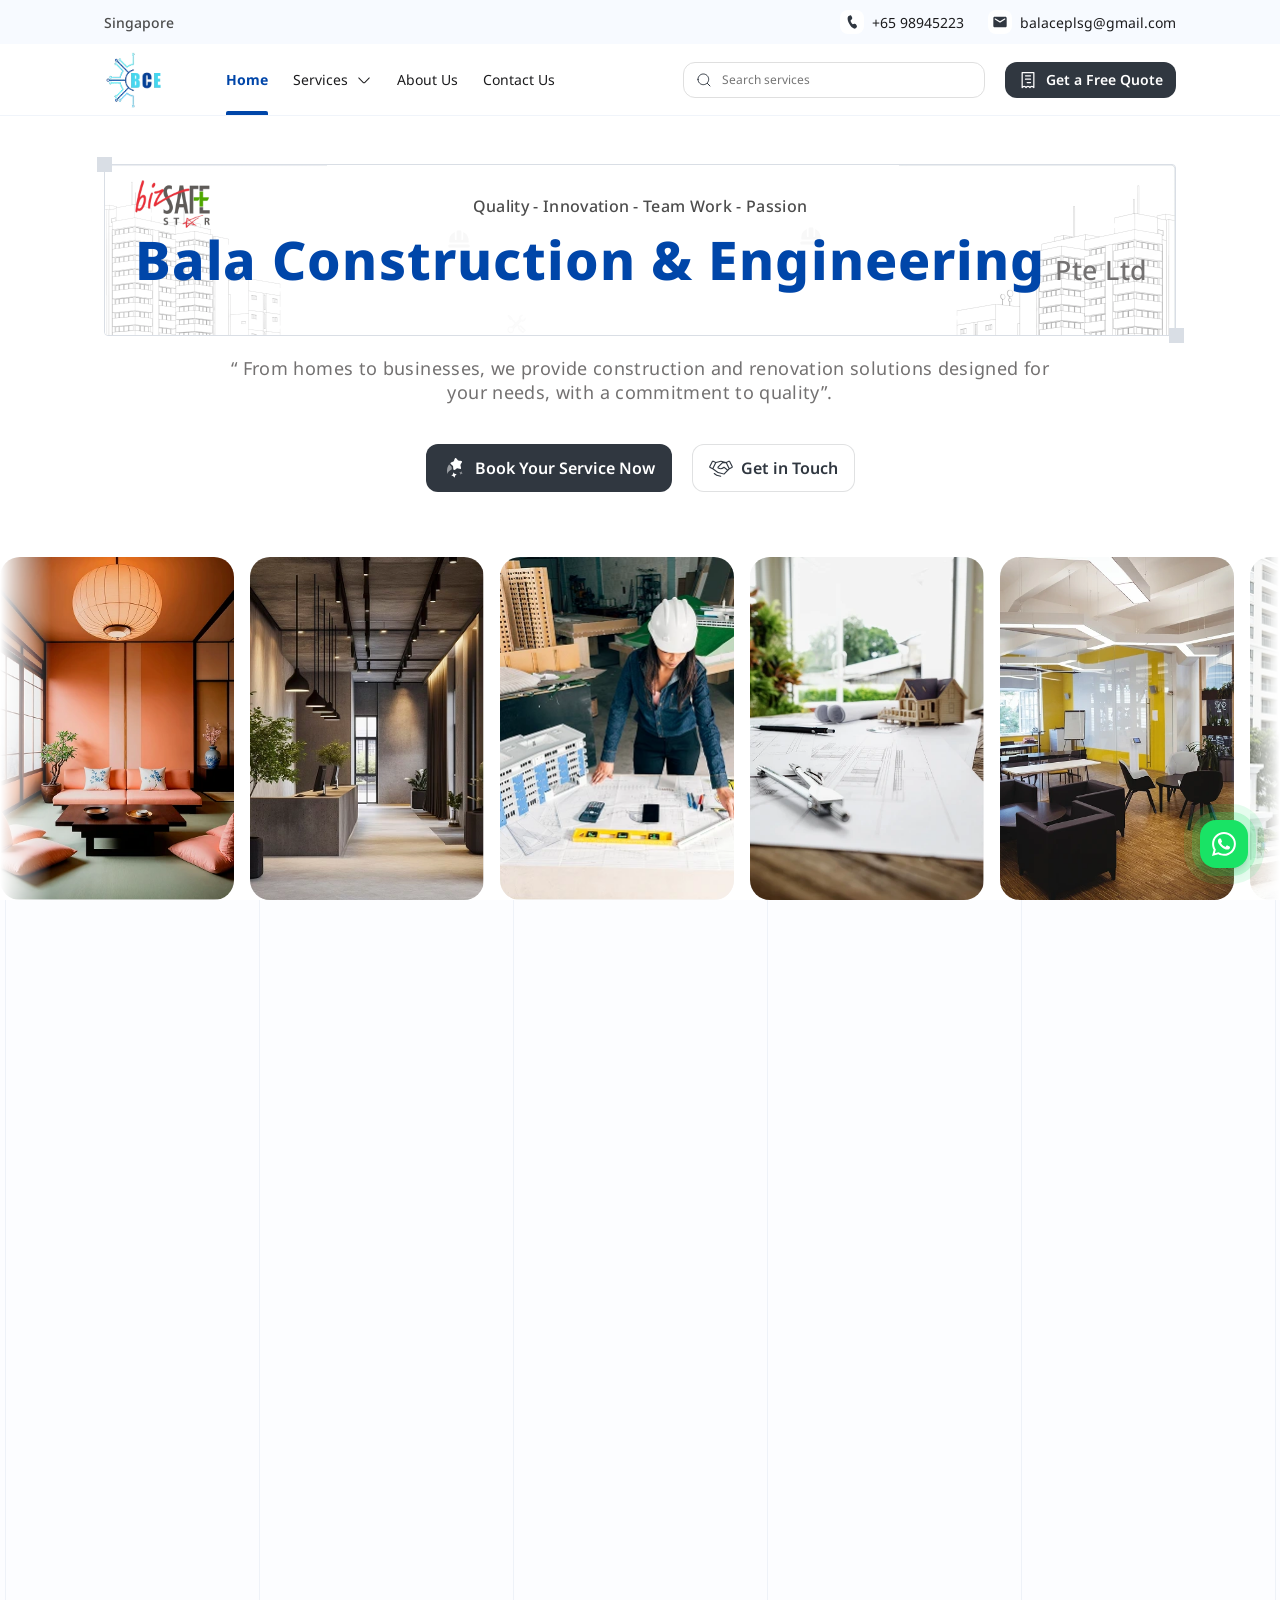
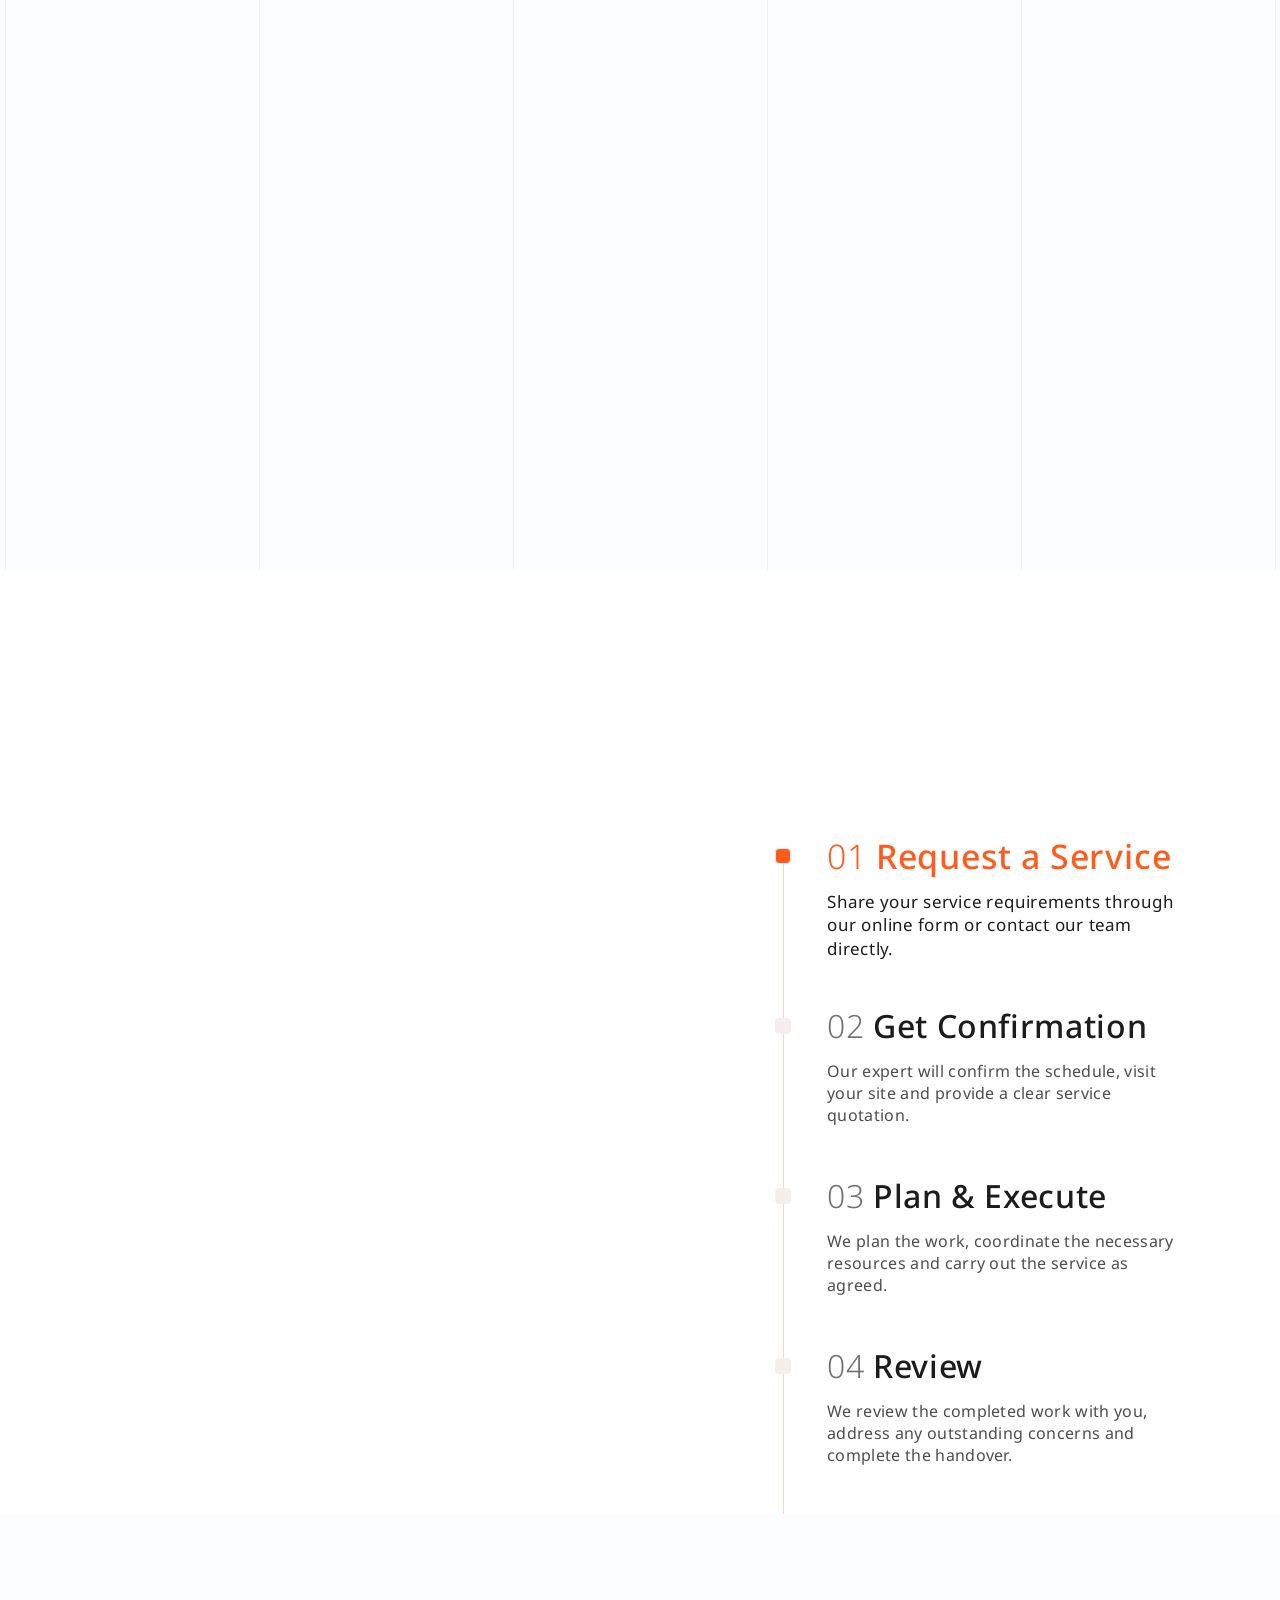
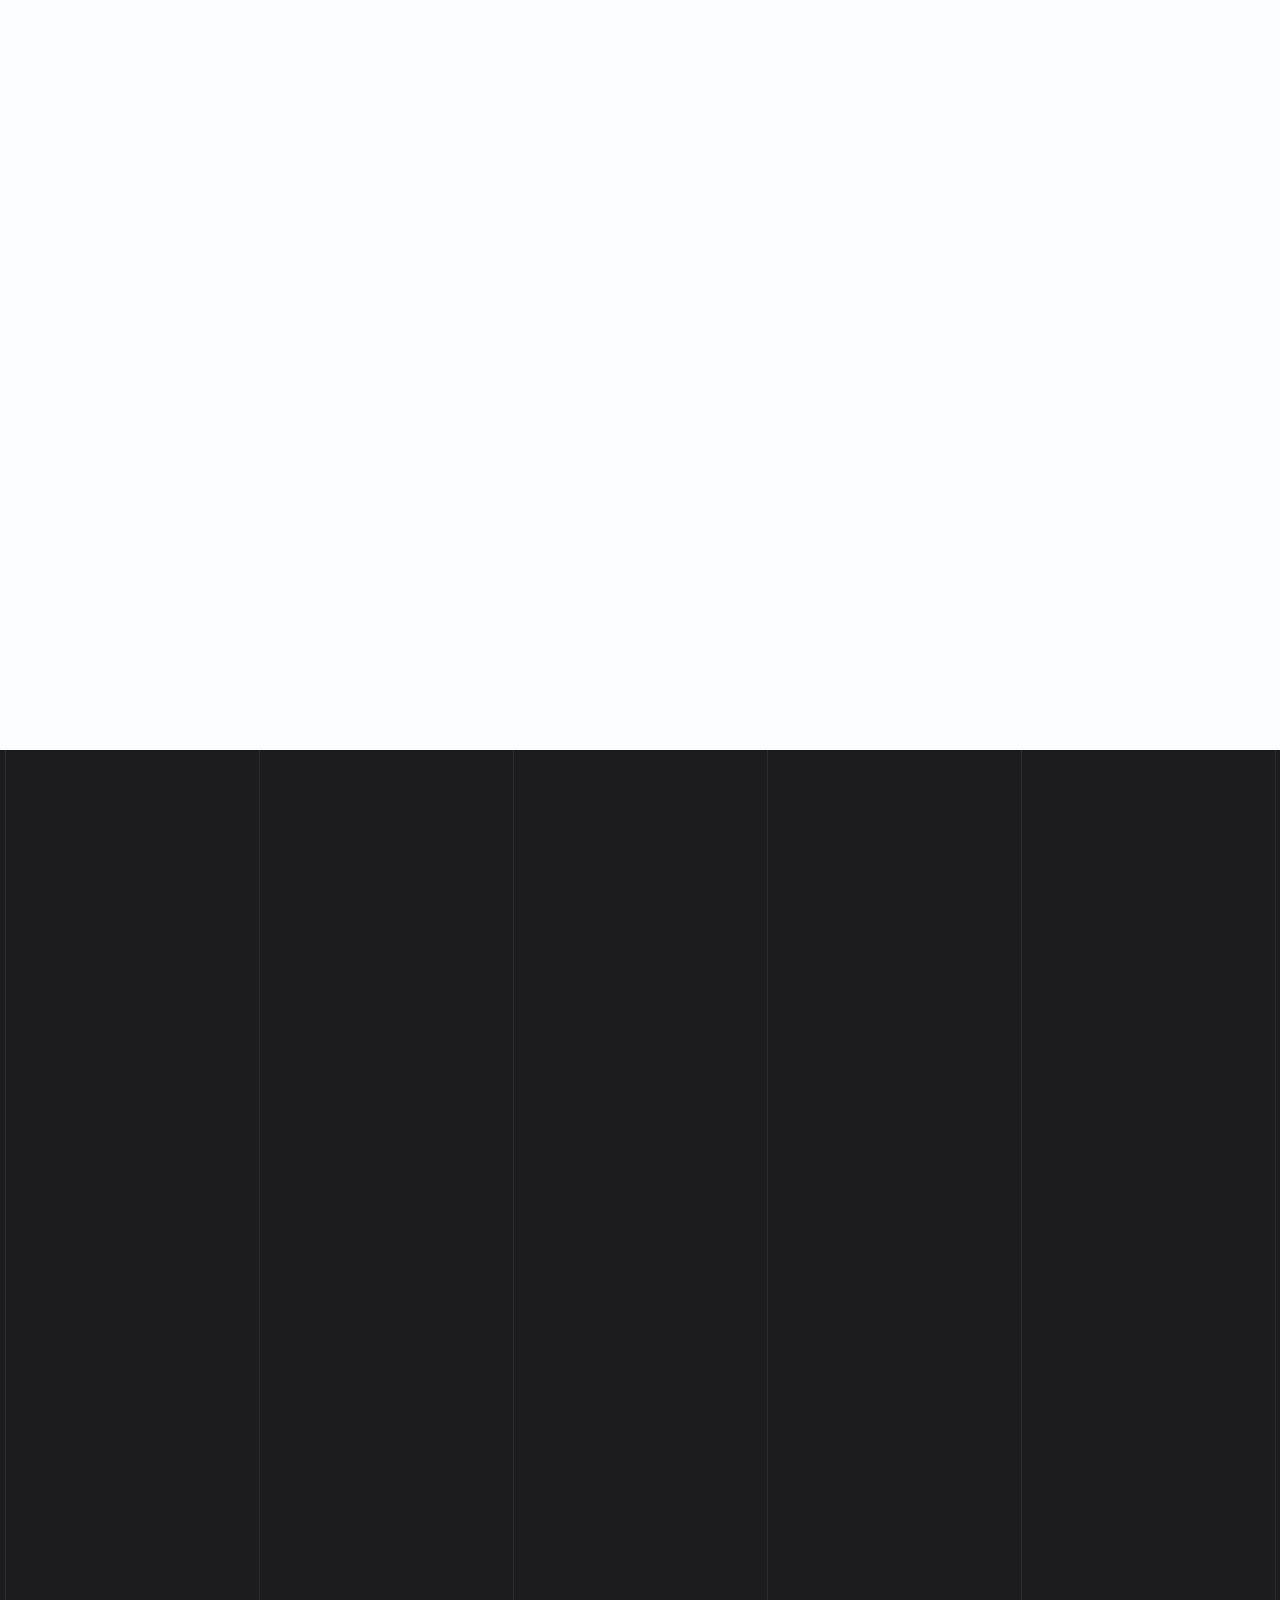
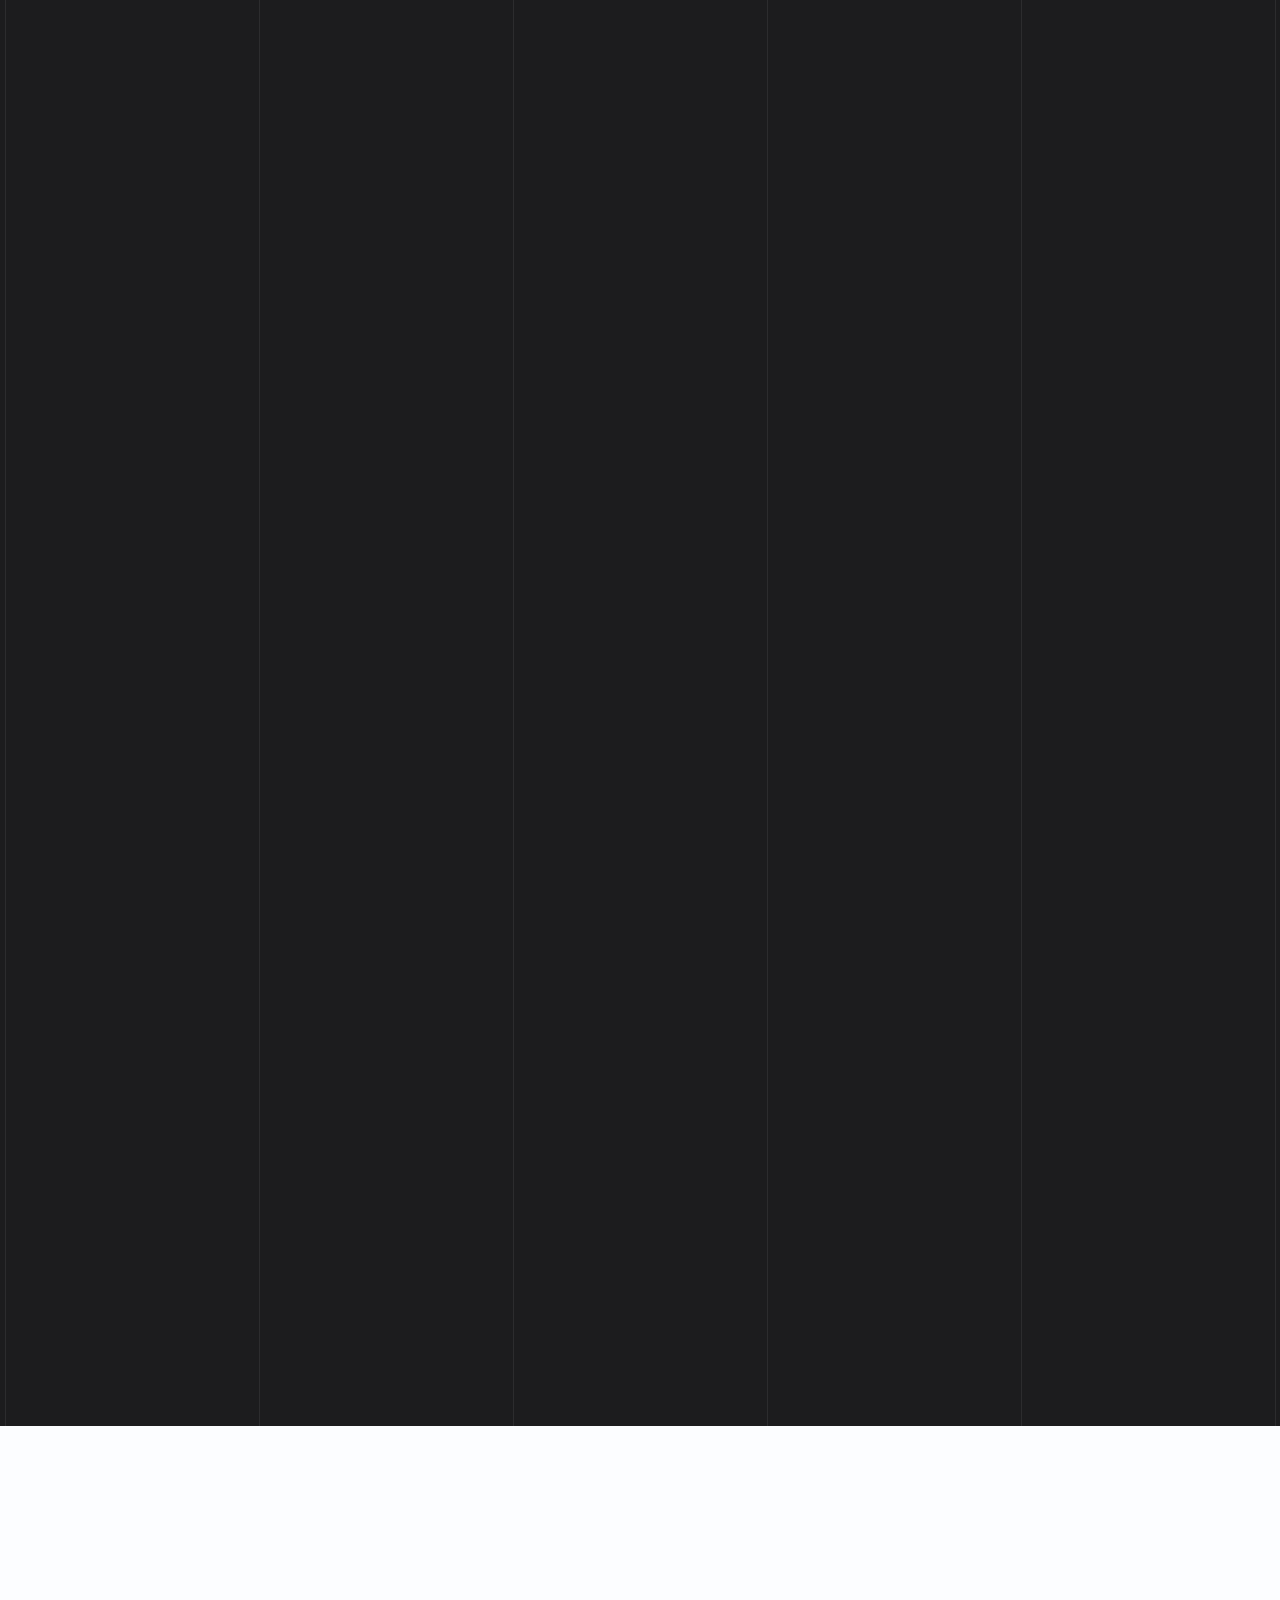
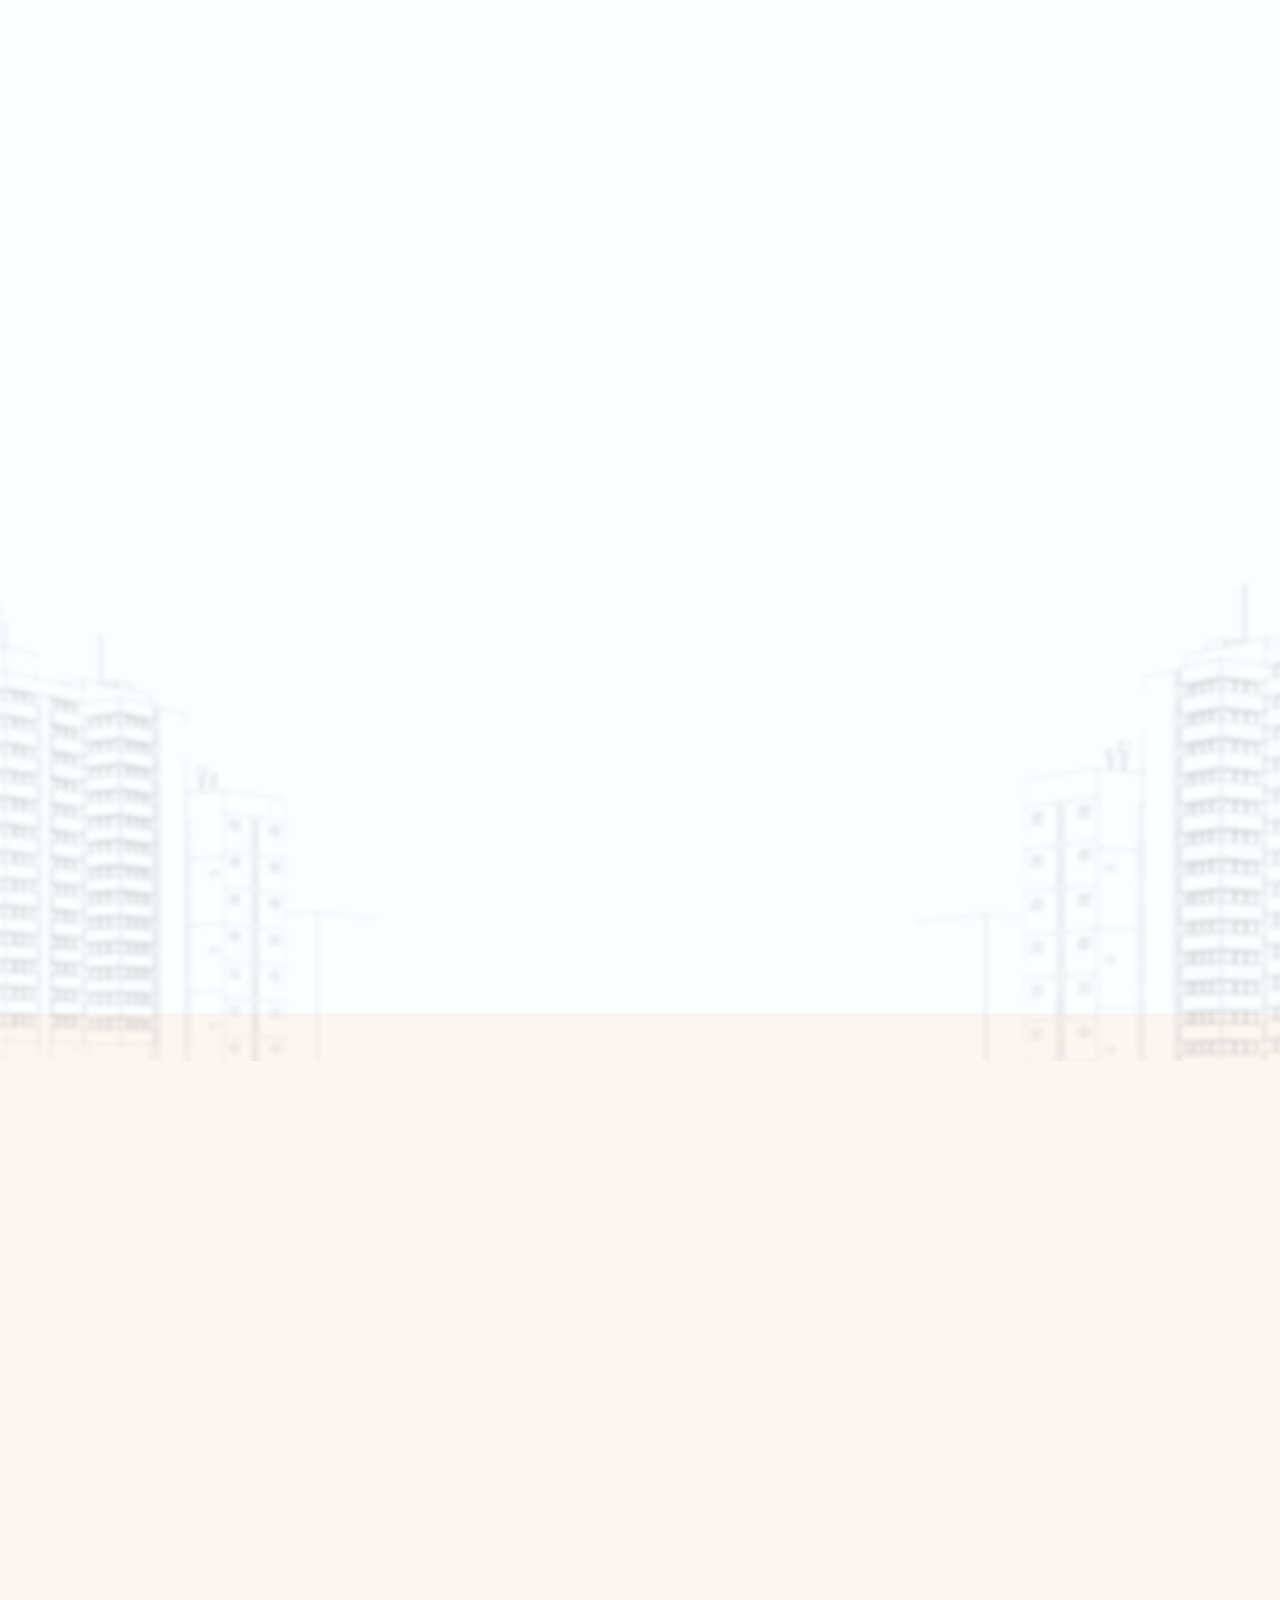
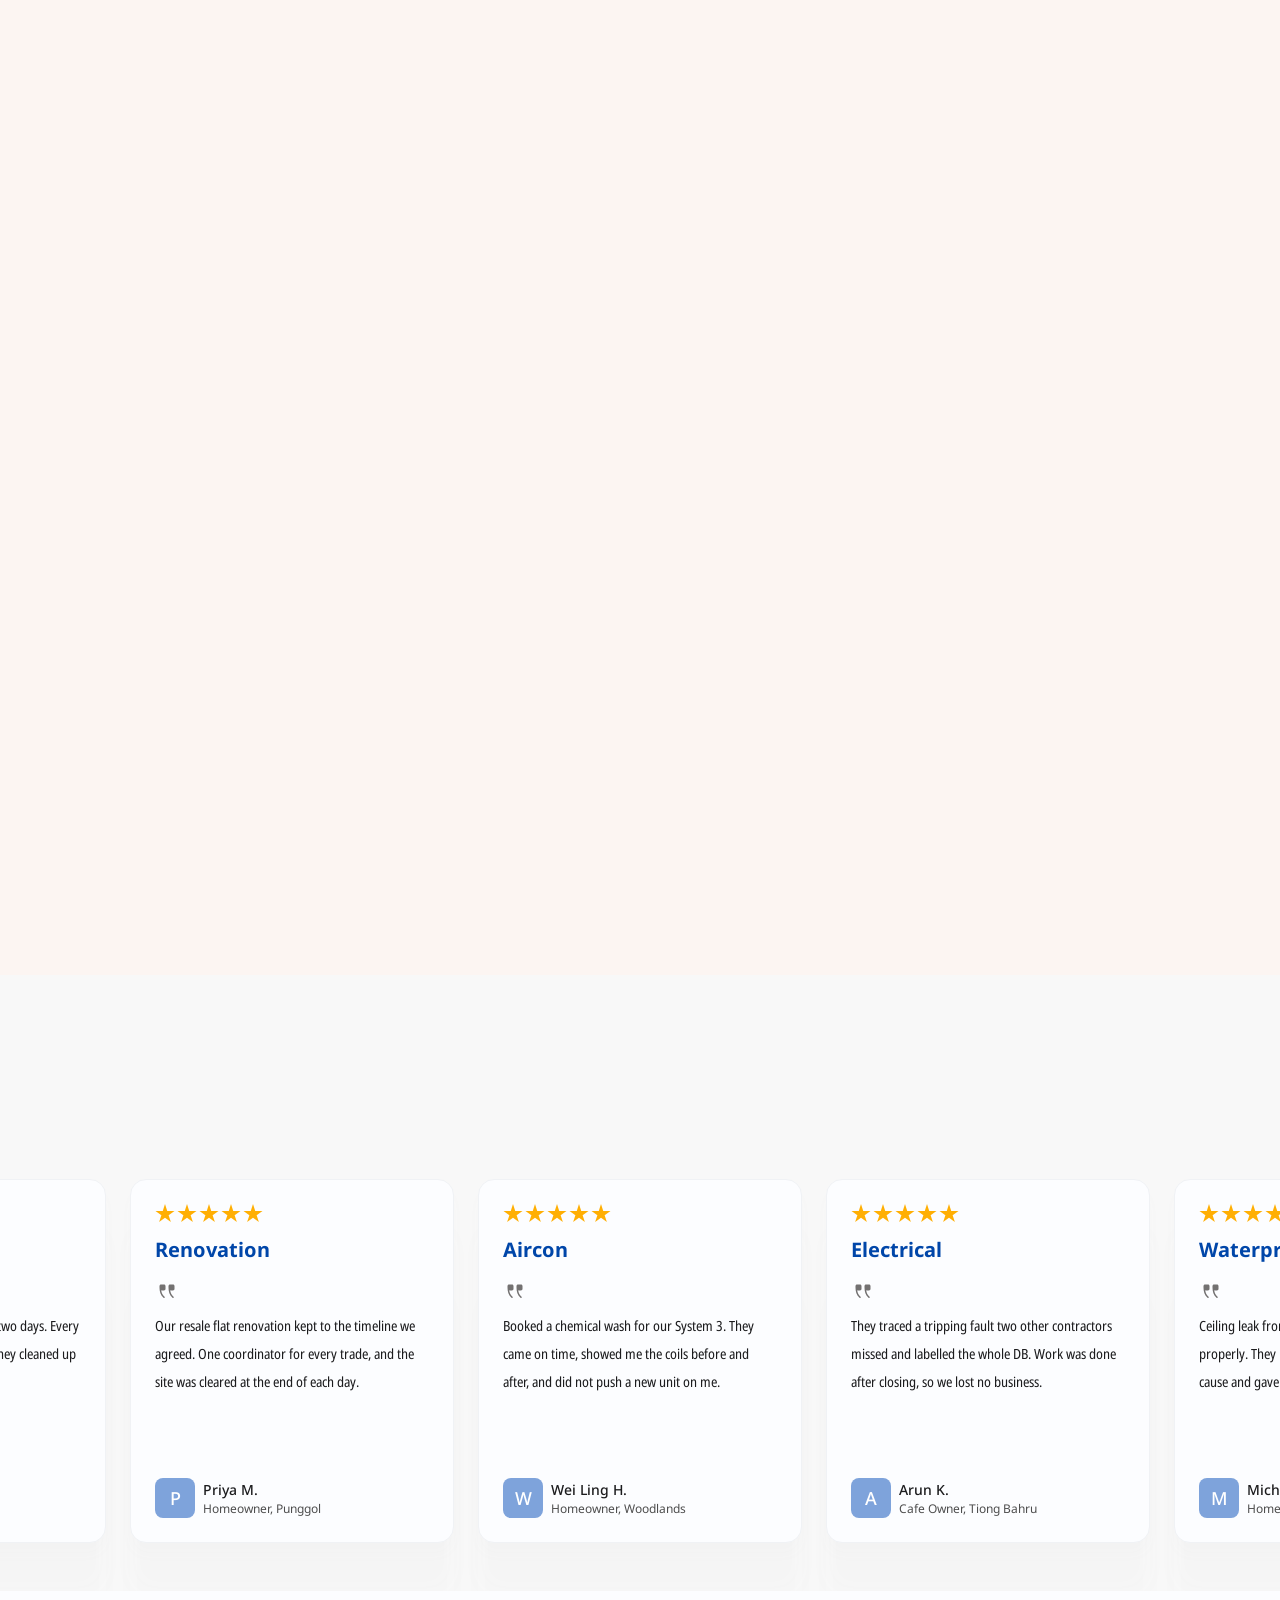
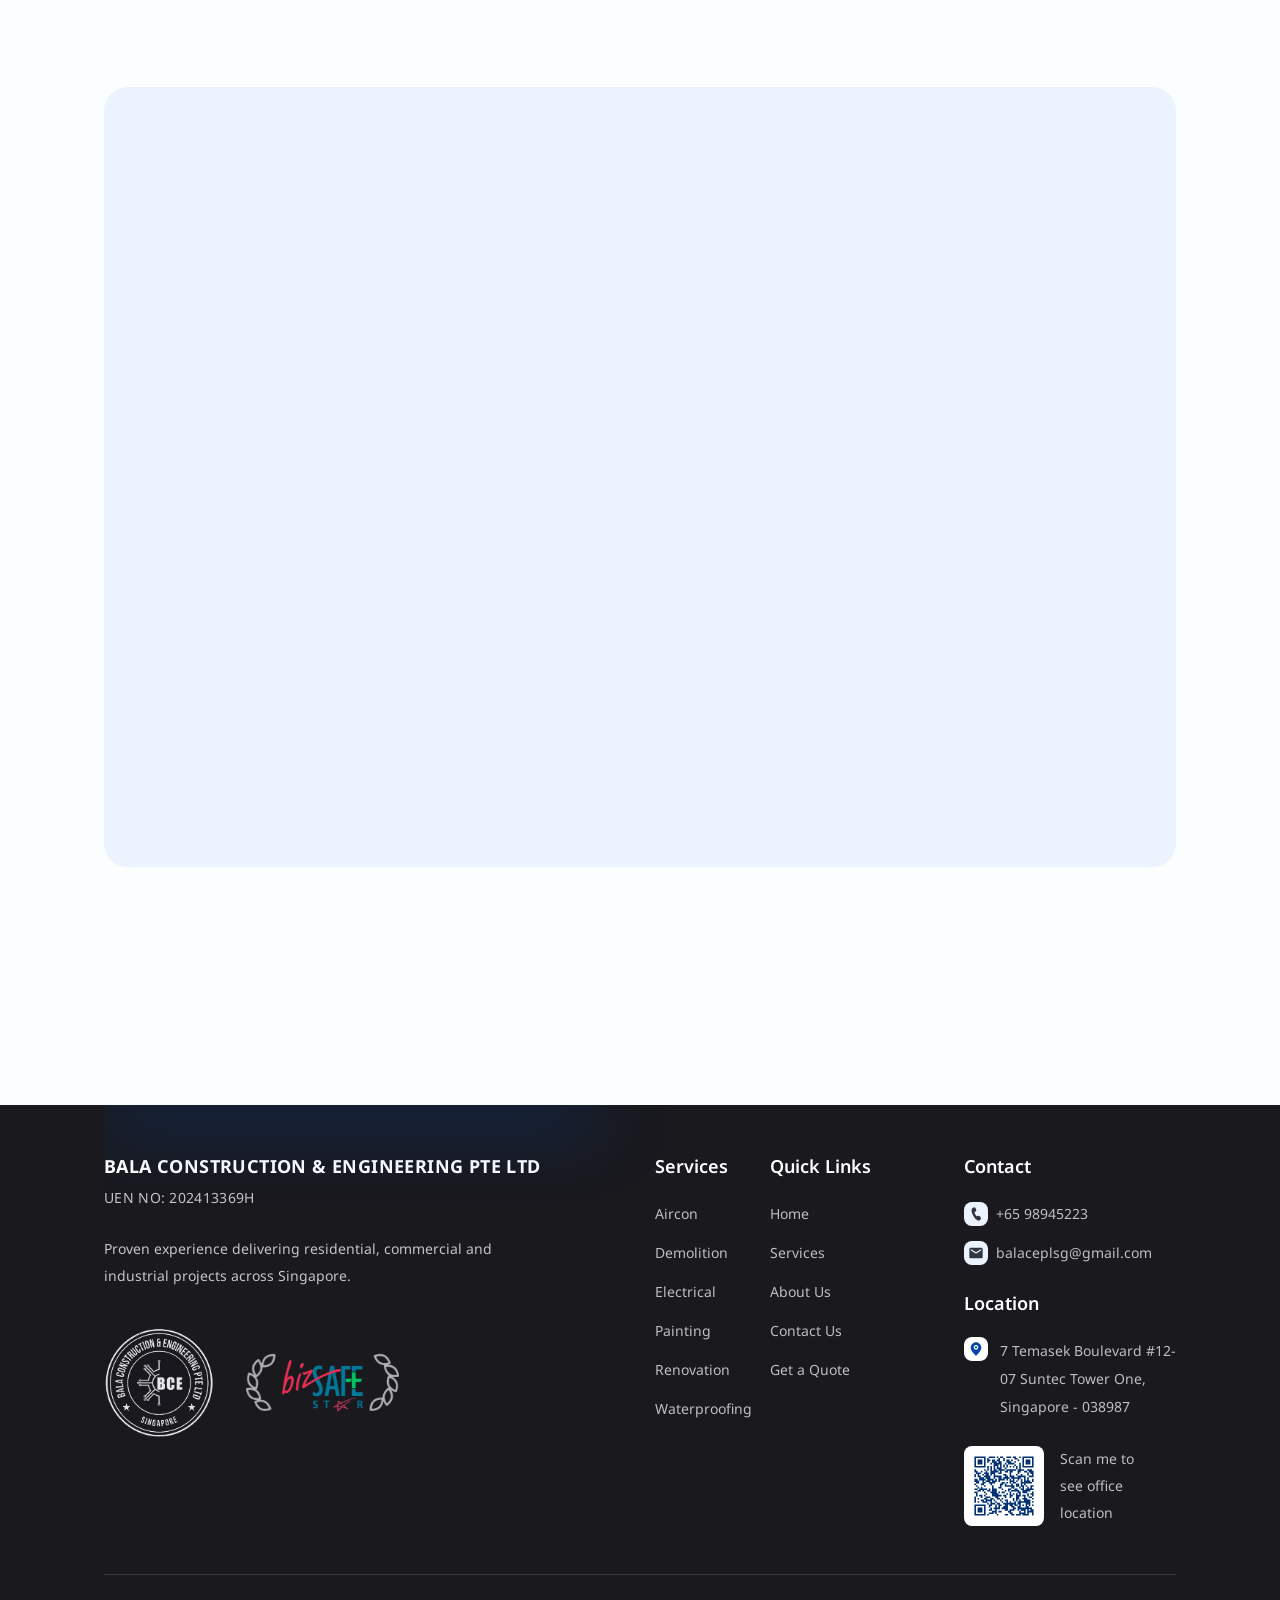
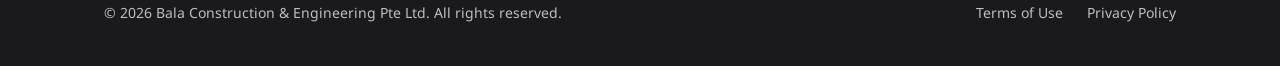
<file: BCE Website Hub/index.html>
<!DOCTYPE html>
<html lang="en">
<head>
<meta charset="utf-8">
<meta name="viewport" content="width=device-width, initial-scale=1">
<title>Bala Construction &amp; Engineering Pte Ltd — Construction &amp; Renovation, Singapore</title>
<meta name="description" content="From homes to businesses, BCE provides construction and renovation solutions designed for your needs, with a commitment to quality. Aircon, demolition, electrical, painting, renovation and waterproofing services in Singapore.">
<link rel="icon" href="favicon.ico" sizes="any">
<link rel="icon" type="image/png" sizes="32x32" href="images/brand/favicon-32.png?v=3">
<link rel="apple-touch-icon" sizes="180x180" href="images/brand/favicon-180.png?v=3">
<link rel="preconnect" href="https://fonts.googleapis.com">
<link rel="preconnect" href="https://fonts.gstatic.com" crossorigin>
<link href="https://fonts.googleapis.com/css2?family=Noto+Sans:wght@400;500;600;700;800&display=swap" rel="stylesheet">
<link rel="stylesheet" href="css/tokens.css">
<link rel="stylesheet" href="css/base.css">
<link rel="stylesheet" href="css/components.css">
<link rel="stylesheet" href="css/sections.css">
<link rel="stylesheet" href="css/responsive.css">
<script>try{var f='bce-intro',s=sessionStorage.getItem(f)==='1',x=/[?&]intro=1/.test(location.href);if(s&&!x){document.documentElement.classList.add('intro-seen')}else{sessionStorage.setItem(f,'1')}}catch(e){}</script>
</head>
<body data-active-nav="Home">

<!-- Intro loader (Figma 438:1536) - a 2.5s curtain, removed by main.js -->
<div class="intro" id="intro" aria-hidden="true">
  <div class="intro__sky intro__sky--a"><img src="images/intro/skyline-a.webp" alt=""></div>
  <div class="intro__sky intro__sky--b"><img src="images/intro/skyline-b.webp" alt=""></div>
  <div class="intro__sky intro__sky--c"><img src="images/intro/skyline-c.webp" alt=""></div>
  <div class="intro__brand">
    <img class="intro__logo" src="images/brand/bce-logo.webp" alt="Bala Construction &amp; Engineering">
    <span class="intro__bar"></span>
    <p class="intro__tagline"><span>Quality - Innovation - Team Work - Passion</span></p>
  </div>
</div>

<a class="skip-link" href="#main">Skip to content</a>
<header class="site-header" data-component="site-header"></header>

<main id="main">

  <!-- ===== Hero ========================================================= -->
  <section class="hero">
    <div class="container">
      <!-- The squares mark the frame's corners like selection handles on a
           ruler, so they live in a wrapper that hugs the banner exactly. -->
      <div class="hero__frame" data-reveal="scale">
        <span class="hero__tick hero__tick--tl" aria-hidden="true"></span>
        <span class="hero__tick hero__tick--br" aria-hidden="true"></span>
        <div class="hero__banner">
          <img class="hero__skyline hero__skyline--left"  src="images/hero/skyline-left.webp"  alt="" aria-hidden="true">
          <img class="hero__skyline hero__skyline--right" src="images/hero/skyline-right.webp" alt="" aria-hidden="true">

          <span class="hero__glyph" style="left:34px;  top:59px; width:24px; height:24px"><img src="images/icons/helmet-safety-alt.svg" alt=""></span>
          <span class="hero__glyph" style="left:197px; top:59px; width:24px; height:24px"><img src="images/icons/helmet-safety-alt.svg" alt=""></span>
          <span class="hero__glyph" style="left:342px; top:62px; width:24px; height:24px"><img src="images/icons/helmet-safety.svg" alt=""></span>
          <span class="hero__glyph" style="left:694px; top:59px; width:24px; height:24px"><img src="images/icons/helmet-safety.svg" alt=""></span>
          <span class="hero__glyph" style="left:401px; top:148px; width:21px; height:21px"><img src="images/icons/tools.svg" alt=""></span>

          <div class="hero__certified">
            <img src="images/brand/bizsafe-star.webp" alt="bizSAFE STAR certified" width="76" height="48">
          </div>

          <p class="hero__tagline">Quality - Innovation - Team Work - Passion</p>

          <div class="hero__titles">
            <h1 class="hero__title">Bala Construction &amp; Engineering</h1>
            <span class="hero__suffix">Pte Ltd</span>
          </div>
        </div>
      </div>

      <p class="hero__lead" data-reveal>
        &ldquo;&nbsp;From homes to businesses, we provide construction and renovation solutions
        designed for your needs, with a commitment to quality&rdquo;.
      </p>

      <div class="hero__actions" data-reveal>
        <a class="btn btn--primary" href="contact.html">
          <span class="btn__icon" data-icon="star-fall"></span>
          <span>Book Your Service Now</span>
        </a>
        <button class="btn btn--outline" type="button" data-open-modal="get-in-touch-modal">
          <span class="btn__icon" data-icon="handshake"></span>
          <span>Get in Touch</span>
        </button>
      </div>
    </div>

    <div class="hero__gallery" aria-label="Recent BCE projects">
      <div class="hero__track" data-render="hero-gallery"></div>
    </div>
  </section>

  <!-- ===== Services ===================================================== -->
  <section class="section has-grid" id="services">
    <div class="container">
      <div class="section-head section-head--center" data-reveal>
        <span class="eyebrow">Our Services</span>
        <h2 class="section-title"><span class="title-lead">The services that</span> we&rsquo;ve prepared for you</h2>
      </div>
      <div class="services-bento" data-render="service-cards"></div>
    </div>
  </section>

  <!-- ===== How it works ================================================= -->
  <!-- Figma 636:1436 - the same timeline as the service pages (initSteps). -->
  <section class="section steps" id="how-it-works" aria-labelledby="steps-title">
    <div class="container">
      <div class="section-head steps__head" data-reveal>
        <span class="eyebrow">How it works</span>
        <h2 class="steps__title" id="steps-title"><span class="title-lead">We Will Reach You</span> In Few Clicks</h2>
      </div>
      <div class="steps__body">
        <figure class="steps__photo" data-reveal="right">
          <img src="images/misc/process-team.webp" alt="BCE engineers reviewing plans on site" loading="lazy">
        </figure>
        <div class="steps__track" data-steps>
          <span class="steps__rail" aria-hidden="true"><span class="steps__fill"></span></span>
          <ol class="steps__list" data-render="process-steps"></ol>
        </div>
      </div>
    </div>
  </section>

  <!-- ===== Before & After (Figma 136:2120) ==============================
       Chip and the one-line title on the left, the lead on the right, then
       the 1232 x 582 slider. The two photos are registered to each other -
       after.webp was shifted 23.5px down and 2.5px right onto the before
       photo's window - and both are drawn in one full-size frame, so the
       window meets itself exactly at the handle at any width. -->
  <section class="ba" id="our-work">
    <div class="container">
      <div class="ba__head" data-reveal>
        <div>
          <span class="eyebrow">Our Work</span>
          <h2 class="section-title"><span class="title-lead title-lead--inline">Before &amp;</span> After</h2>
        </div>
        <p class="ba__lead">
          Experience the transformation with our Before &amp; After results! See the remarkable
          difference our expert services can make.
        </p>
      </div>

      <div class="compare" data-compare data-reveal="scale">
        <div class="compare__layer compare__layer--before">
          <img src="images/before-after/before.webp" alt="A room mid-repaint, walls patched and unfinished" width="1672" height="941">
        </div>
        <div class="compare__layer compare__layer--after">
          <img src="images/before-after/after.webp" alt="The same room after the repaint, finished" width="1672" height="941">
        </div>
        <span class="compare__badge compare__badge--after">AFTER</span>
        <span class="compare__badge compare__badge--before">BEFORE</span>
        <div class="compare__handle">
          <span class="compare__grip"><img src="images/icons/ba-handle-arrows.svg" alt=""></span>
        </div>
      </div>
    </div>
  </section>

  <!-- ===== Building types (dark) ======================================== -->
  <section class="section section--dark has-grid" id="building-types">
    <div class="container">
      <div class="section-head" data-reveal>
        <span class="eyebrow">Sectors We Serve</span>
        <h2 class="section-title"><span class="title-lead">We Provide For</span> All Building Types</h2>
      </div>

      <div class="type-grid" data-render="building-types"></div>

      <div class="other-buildings" data-reveal>
        <img class="other-buildings__skyline" src="images/misc/ob-skyline.webp" alt="" aria-hidden="true">
        <span class="other-buildings__icon">
          <img class="other-buildings__glow" src="images/misc/ob-glow.svg" alt="" aria-hidden="true">
          <img src="images/icons/buildings-alt.svg" alt="" width="72" height="72">
        </span>
        <div>
          <h3 class="other-buildings__title">Other Buildings &amp; Space</h3>
          <p class="other-buildings__desc">
            Can&rsquo;t find your building type? Click &ldquo;Other Building&rdquo; and get expert
            assistance from a team you can trust.
          </p>
          <div class="other-buildings__cta">
            <a class="btn btn--brand" href="contact.html?type=Other">Other Buildings</a>
          </div>
        </div>
      </div>
    </div>
  </section>

  <!-- ===== About (Figma 697:2998) ======================================= -->
  <section class="about-intro" id="about" aria-labelledby="about-title">
    <div class="container">
      <div class="about-intro__head">
        <div>
          <span class="eyebrow" data-reveal>About Us</span>
          <h2 class="about-intro__title" id="about-title" data-reveal>
            <span class="title-lead">Your trusted</span> construction service partner
          </h2>
          <p class="about-intro__lead" data-reveal style="--reveal-delay:90ms">
            Bala Construction &amp; Engineering provides practical construction, renovation and
            maintenance solutions for residential and commercial needs in Singapore.
          </p>
        </div>
        <a class="story-link" href="about.html" data-reveal style="--reveal-delay:140ms">
          <span>Discover Our Story</span>
          <img src="images/icons/chevron-down-24.svg" alt="" width="24" height="24">
        </a>
      </div>
      <ul class="facts" data-render="facts" data-reveal></ul>
    </div>
  </section>

  <!-- ===== CTA banner =================================================== -->
  <div data-component="cta-banner"></div>

  <!-- ===== FAQ (Figma 495:1320) ==========================================
       The stage pins under the navbar while the section scrolls past, and
       the skyline rises behind the questions (initFaqScene in main.js). The
       extra scroll that drives it is a runway (.faq::after) after the stage.
       The skyline comes after the content on purpose: it is a sticky layer
       that sits on the bottom edge of the screen until the section's own
       bottom arrives (see .faq__skyline). -->
  <section class="faq" id="faq" aria-labelledby="faq-title">
    <div class="faq__stage">
      <div class="container faq__inner">
        <div class="faq__head" data-reveal>
          <span class="faq__tag">FAQ</span>
          <h2 class="faq__title" id="faq-title">
            <span class="title-lead">Got Questions?</span> We&rsquo;ve Got Answers.
          </h2>
          <p class="faq__lead">
            Get answers to common questions about our services, pricing, and booking before contacting us.
          </p>
        </div>

        <div class="faq__list" data-render="faq" data-reveal></div>

        <!-- Figma 495:1320 - the MD's card, as on the service pages. -->
        <div class="faq-cta faq-cta--md" data-reveal>
          <p class="faq-cta__kicker">Still Need Assistance ?</p>
          <h3 class="faq-cta__title">Hi, I&rsquo;m Bala, MD of Bala Construction &amp; Engineering.</h3>
          <p class="faq-cta__text">
            Can&rsquo;t find the answer you&rsquo;re looking for? Share your requirements with us, and our team will be happy to help.
          </p>
          <a class="faq-cta__ask" href="#enquiry">
            <span>Ask Your Doubt</span>
            <svg viewBox="0 0 24 24" width="20" height="20" fill="none" aria-hidden="true">
              <path d="M9.5 6.5L15 12l-5.5 5.5" stroke="currentColor" stroke-width="2" stroke-linecap="round" stroke-linejoin="round"/>
            </svg>
          </a>
        </div>
      </div>

      <div class="faq__skyline" aria-hidden="true">
        <img class="faq__bld faq__bld--wide" src="images/faq/skyline-wide.png" alt="" loading="lazy" decoding="async">
        <img class="faq__bld faq__bld--tall" src="images/faq/skyline-tall.png" alt="" loading="lazy" decoding="async">
      </div>
    </div>
  </section>

  <!-- ===== Testimonials (Figma 616:2590) ================================= -->
  <!-- A strip of review cards that runs past on its own (initReviews in
       js/main.js); a card under the pointer takes a soft shadow. With reduced
       motion it is a plain swipeable row instead. -->
  <section class="reviews" id="testimonials" aria-labelledby="reviews-title">
    <div class="container reviews__head">
      <h2 class="reviews__title" id="reviews-title" data-reveal>
        <span class="title-lead">Our Work</span> Their Words
      </h2>
    </div>
    <p class="container reviews__notice" hidden>
      <strong>Sample content.</strong> These quotes are placeholders for layout only &mdash;
      they are not real customer reviews, and must be replaced before launch.
    </p>
    <div class="reviews__viewport" data-reviews>
      <div class="reviews__track">
        <ul class="reviews__set" data-render="testimonials"></ul>
      </div>
    </div>
  </section>

  <!-- ===== Contact ====================================================== -->
  <!-- Figma 750:1234 - home only. Two stacks on the tinted panel: the title,
       contact lines and QR on the left; the lead and the enquiry form on the
       right. The form is the same inline-label one contact.html uses.
       The track is the panel's scroll runway: on desktop the panel pins under
       the navbar and the right stack (lead + form) scrolls inside it while the
       details hold still (js/main.js). The columns are wrappers so the scroll
       offset never fights data-reveal. -->
  <section class="reach" id="contact" aria-labelledby="reach-title">
    <div class="container reach__track">
      <div class="reach__panel">
        <div class="reach__grid">
          <div class="reach__col reach__col--info">
            <div class="reach__info" data-reveal="left">
              <h2 class="reach__title" id="reach-title"><span class="title-lead">Let&rsquo;s Get</span> Connected</h2>

              <ul class="reach__list">
                <li>
                  <a class="reach-line" href="tel:+6598945223">
                    <span class="reach-line__icon"><img src="images/icons/contact-call.svg" alt="" width="32" height="32"></span>
                    <span class="reach-line__body">
                      <span class="reach-line__label">Call</span>
                      <span class="reach-line__value">+65 98945223</span>
                    </span>
                  </a>
                </li>
                <li>
                  <a class="reach-line" href="mailto:balaceplsg@gmail.com">
                    <span class="reach-line__icon"><img src="images/icons/contact-email.svg" alt="" width="32" height="32"></span>
                    <span class="reach-line__body">
                      <span class="reach-line__label">Email</span>
                      <span class="reach-line__value">balaceplsg@gmail.com</span>
                    </span>
                  </a>
                </li>
                <li>
                  <div class="reach-line reach-line--top">
                    <span class="reach-line__icon"><img src="images/icons/contact-building.svg" alt="" width="32" height="32"></span>
                    <span class="reach-line__body">
                      <span class="reach-line__label reach-line__label--tall">Location</span>
                      <span class="reach-line__value reach-line__value--address">
                        7 Temasek Boulevard #12-07 Suntec Tower One, Singapore - 038987 Reg No: 202413369H
                      </span>
                    </span>
                  </div>
                </li>
              </ul>

              <p class="reach__qr-note">(Scan me for office location)</p>
              <img class="reach__qr" src="images/misc/qr-location.svg" alt="QR code linking to the BCE office location" width="152" height="152" loading="lazy">
            </div>
          </div>

          <div class="reach__col reach__col--form">
            <div class="reach__form" id="enquiry" data-reveal="right">
              <p class="reach__lead">
                Tell us about the work you need. From the first site visit to the final handover, the BCE team is with you at every step.
              </p>
              <div class="form-card form-card--inline">
                <form data-enquiry-form novalidate>
                  <div data-render="enquiry-fields" data-form-scope="home" data-form-style="inline"></div>
                </form>
              </div>
            </div>
          </div>
        </div>
      </div>
    </div>
  </section>

</main>

<div data-component="site-footer"></div>
<div data-component="success-modal"></div>

<script src="js/data/site.js"></script>
<script src="js/icons.js"></script>
<script src="js/components.js"></script>
<script src="js/renderers.js"></script>
<script src="js/dropdown.js"></script>
<script src="js/mailer.js"></script>
<script src="js/forms.js"></script>
<script src="js/main.js"></script>
</body>
</html>
</file>
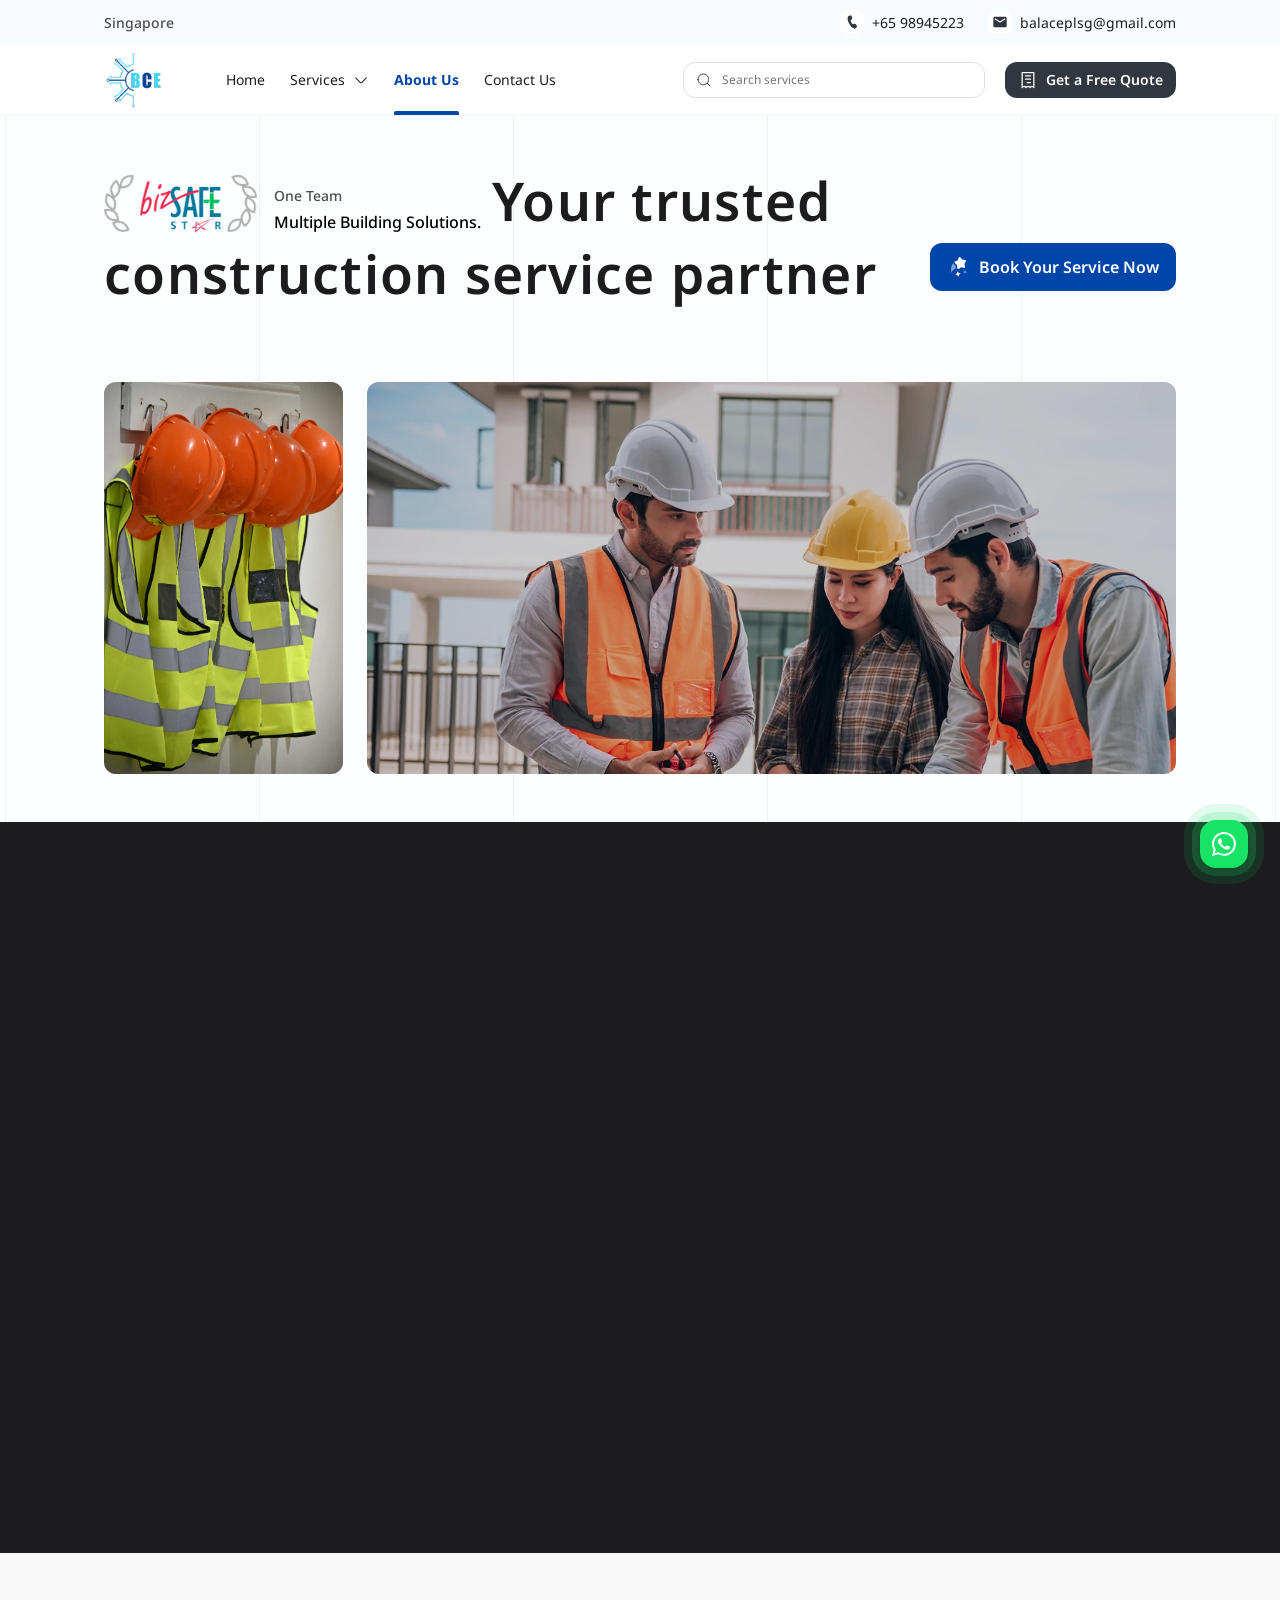
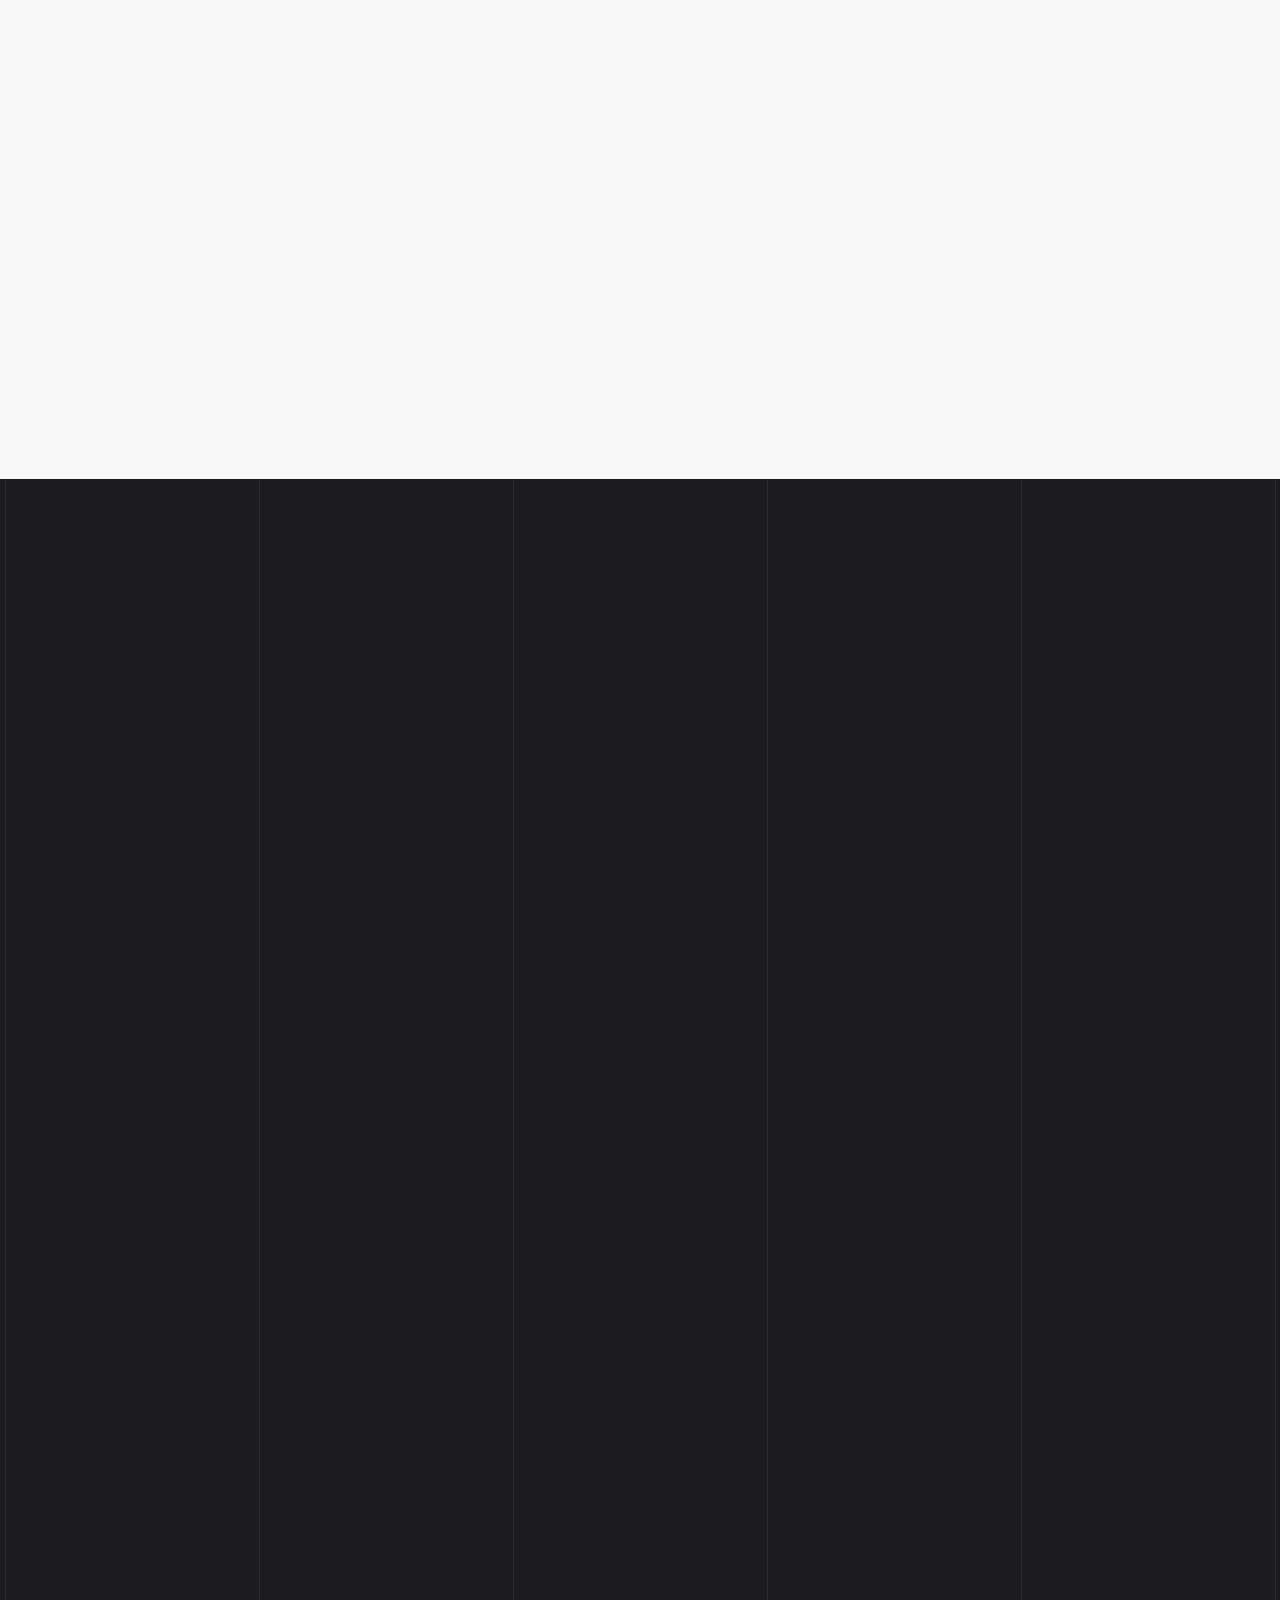
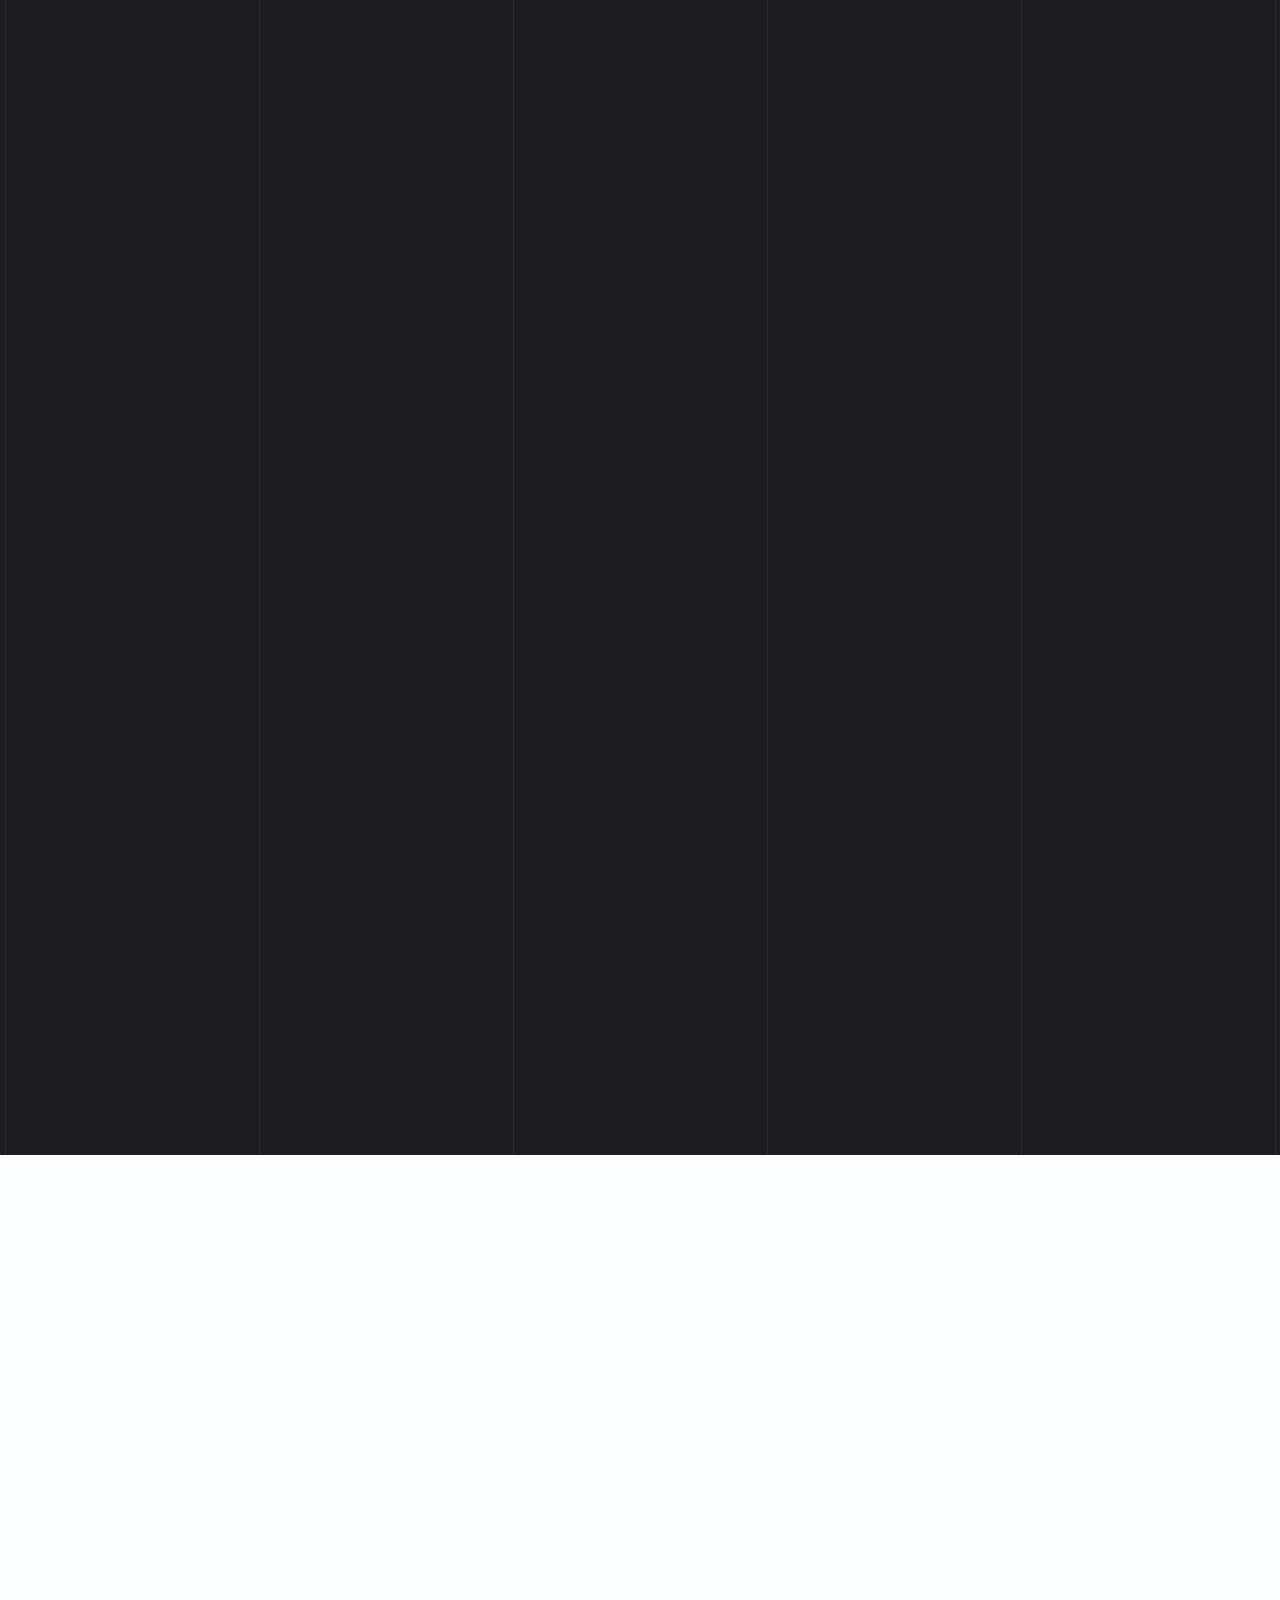
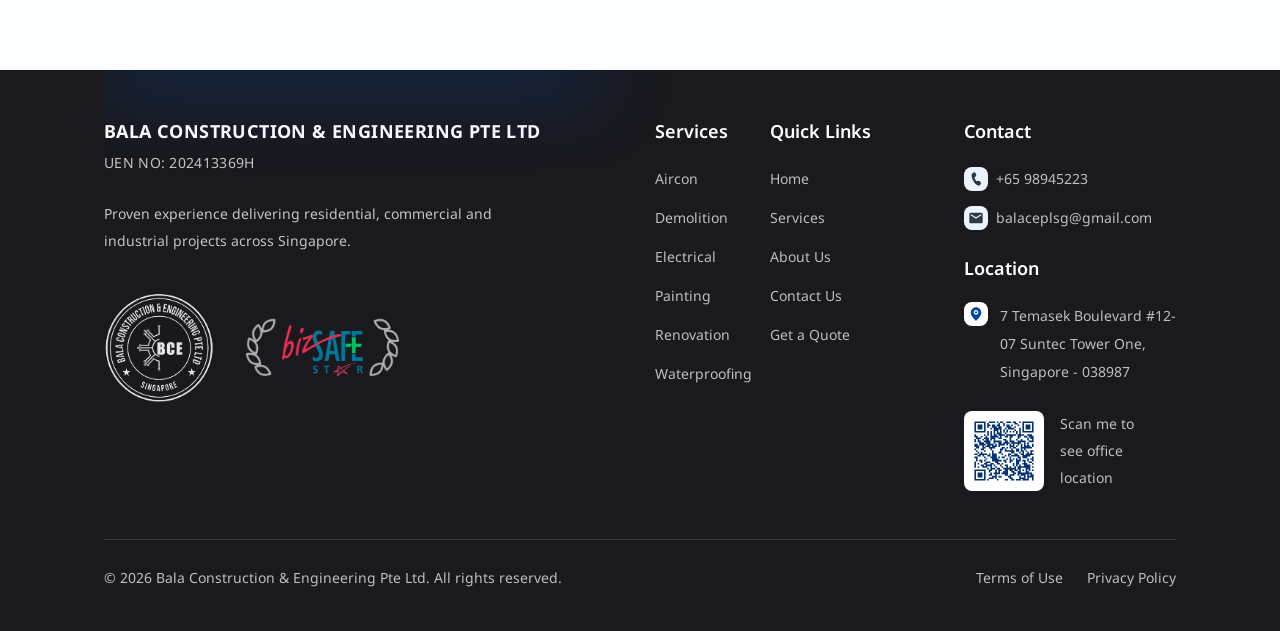
<file: BCE Website Hub/about.html>
<!DOCTYPE html>
<html lang="en">
<head>
<meta charset="utf-8">
<meta name="viewport" content="width=device-width, initial-scale=1">
<title>About Us — Bala Construction &amp; Engineering Pte Ltd</title>
<meta name="description" content="Proven construction and renovation experience in Singapore. Meet the team behind Bala Construction &amp; Engineering, our values and recent work.">
<link rel="icon" href="favicon.ico" sizes="any">
<link rel="icon" type="image/png" sizes="32x32" href="images/brand/favicon-32.png?v=3">
<link rel="apple-touch-icon" sizes="180x180" href="images/brand/favicon-180.png?v=3">
<link rel="preconnect" href="https://fonts.googleapis.com">
<link rel="preconnect" href="https://fonts.gstatic.com" crossorigin>
<link href="https://fonts.googleapis.com/css2?family=Noto+Sans:wght@400;500;600;700;800&display=swap" rel="stylesheet">
<link rel="stylesheet" href="css/tokens.css">
<link rel="stylesheet" href="css/base.css">
<link rel="stylesheet" href="css/components.css">
<link rel="stylesheet" href="css/sections.css">
<link rel="stylesheet" href="css/responsive.css">
<script>try{var f='bce-intro',s=sessionStorage.getItem(f)==='1',x=/[?&]intro=1/.test(location.href);if(s&&!x){document.documentElement.classList.add('intro-seen')}else{sessionStorage.setItem(f,'1')}}catch(e){}</script>
</head>
<body data-active-nav="About Us">

<!-- Intro loader (Figma 438:1536) - a 2.5s curtain, removed by main.js -->
<div class="intro" id="intro" aria-hidden="true">
  <div class="intro__sky intro__sky--a"><img src="images/intro/skyline-a.webp" alt=""></div>
  <div class="intro__sky intro__sky--b"><img src="images/intro/skyline-b.webp" alt=""></div>
  <div class="intro__sky intro__sky--c"><img src="images/intro/skyline-c.webp" alt=""></div>
  <div class="intro__brand">
    <img class="intro__logo" src="images/brand/bce-logo.webp" alt="Bala Construction &amp; Engineering">
    <span class="intro__bar"></span>
    <p class="intro__tagline"><span>Quality - Innovation - Team Work - Passion</span></p>
  </div>
</div>

<a class="skip-link" href="#main">Skip to content</a>
<header class="site-header" data-component="site-header"></header>

<main id="main">

  <!-- ===== Hero (Figma 665:1421) ======================================== -->
  <!-- The bizSAFE line sits in the indent of the title's first line, as in
       the design; below 1024px it moves above the title instead. -->
  <section class="about-hero has-grid" aria-labelledby="about-hero-title">
    <div class="container">
      <div class="about-hero__head">
        <div class="about-hero__heading" data-reveal>
          <p class="about-hero__badge">
            <img src="images/brand/bizsafe-wreath.webp" alt="bizSAFE STAR certified" width="153" height="64">
            <span class="about-hero__tagline">
              <span class="about-hero__team">One Team</span>
              <span class="about-hero__solutions">Multiple Building Solutions.</span>
            </span>
          </p>
          <h1 class="about-hero__title" id="about-hero-title">
            Your trusted<br>construction service partner
          </h1>
        </div>
        <a class="btn btn--brand about-hero__cta" href="contact.html" data-reveal style="--reveal-delay:120ms">
          <span class="btn__icon" data-icon="star-fall"></span>
          <span>Book Your Service Now</span>
        </a>
      </div>

      <div class="about-hero__photos">
        <figure class="about-hero__photo" data-reveal>
          <img src="images/about/collage-1-crew.webp" alt="Hard hats and safety vests ready for the crew">
        </figure>
        <figure class="about-hero__photo" data-reveal style="--reveal-delay:90ms">
          <img src="images/misc/process-team.webp" alt="BCE engineers reviewing plans on site">
        </figure>
      </div>
    </div>
  </section>

  <!-- ===== Words from the MD (Figma 437:1464) ============================ -->
  <section class="md-words" aria-labelledby="md-words-title">
    <div class="container">
      <h2 class="chip-dark" id="md-words-title" data-reveal>Words From MD</h2>
      <img class="md-words__mark" src="images/icons/quote-dark.svg" alt="" width="32" height="32" data-reveal>
      <figure class="md-words__body" data-render="md-words" data-reveal></figure>
      <ul class="facts facts--dark" data-render="facts" data-reveal></ul>
    </div>
  </section>

  <!-- ===== Why choose us (Figma 684:1529) ================================
       The same band as the service pages, from the same data. -->
  <section class="why" aria-labelledby="about-why-title">
    <div class="container">
      <div class="why__head" data-reveal>
        <span class="eyebrow">Why choose us</span>
        <h2 class="why__title" id="about-why-title">
          <span class="title-lead">Your reliable partner for</span> construction related services
        </h2>
      </div>
      <div class="why__grid" data-render="why-choose"></div>
    </div>
  </section>

  <!-- ===== Building types (dark) =======================================
       Same section as the home page, rendered from the same data and markup
       so the two cannot drift apart. -->
  <!-- No id here: the home page owns #building-types, and the single-file
       build keeps both pages in one DOM, where a duplicate id is invalid. -->
  <section class="section section--dark has-grid">
    <div class="container">
      <div class="section-head" data-reveal>
        <span class="eyebrow">Sectors We Serve</span>
        <h2 class="section-title"><span class="title-lead">We Provide For</span> All Building Types</h2>
      </div>

      <div class="type-grid" data-render="building-types"></div>

      <div class="other-buildings" data-reveal>
        <img class="other-buildings__skyline" src="images/misc/ob-skyline.webp" alt="" aria-hidden="true">
        <span class="other-buildings__icon">
          <img class="other-buildings__glow" src="images/misc/ob-glow.svg" alt="" aria-hidden="true">
          <img src="images/icons/buildings-alt.svg" alt="" width="72" height="72">
        </span>
        <div>
          <h3 class="other-buildings__title">Other Buildings &amp; Space</h3>
          <p class="other-buildings__desc">
            Can&rsquo;t find your building type? Click &ldquo;Other Building&rdquo; and get expert
            assistance from a team you can trust.
          </p>
          <div class="other-buildings__cta">
            <a class="btn btn--brand" href="contact.html?type=Other">Other Buildings</a>
          </div>
        </div>
      </div>
    </div>
  </section>

  <!-- ===== CTA ========================================================== -->
  <div data-component="cta-banner"></div>

</main>

<div data-component="site-footer"></div>
<div data-component="success-modal"></div>

<script src="js/data/site.js"></script>
<script src="js/icons.js"></script>
<script src="js/components.js"></script>
<script src="js/renderers.js"></script>
<script src="js/dropdown.js"></script>
<script src="js/mailer.js"></script>
<script src="js/forms.js"></script>
<script src="js/main.js"></script>
</body>
</html>
</file>
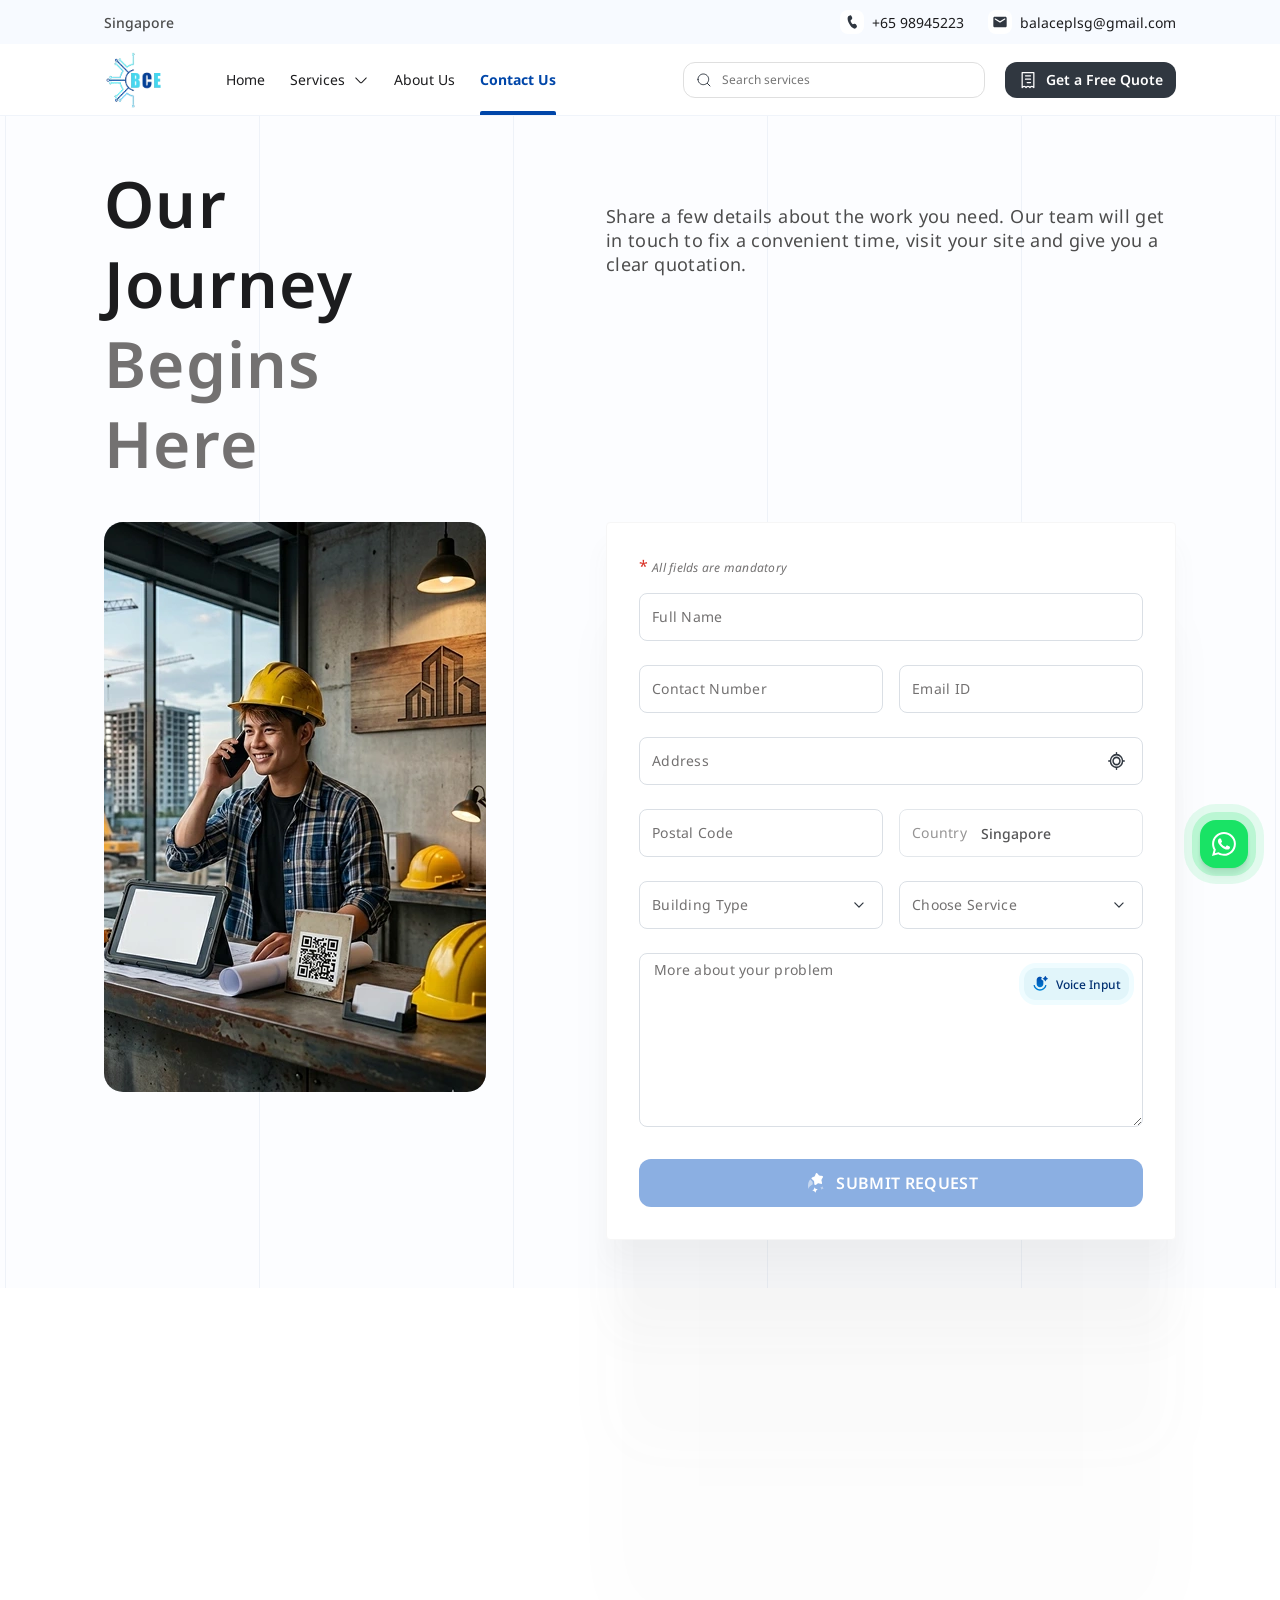
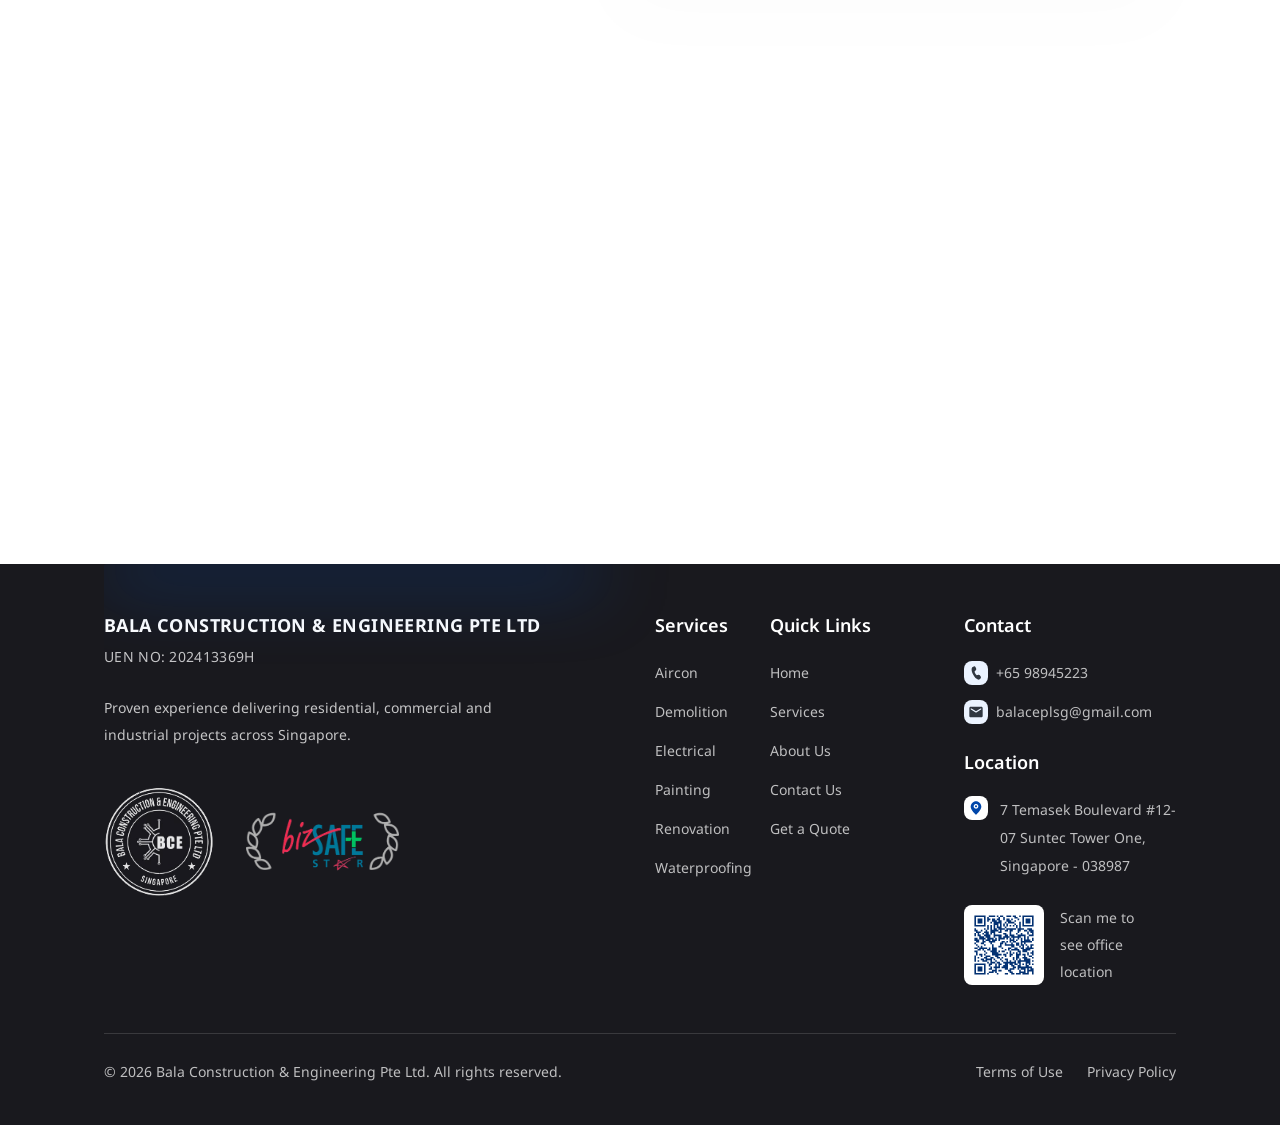
<file: BCE Website Hub/contact.html>
<!DOCTYPE html>
<html lang="en">
<head>
<meta charset="utf-8">
<meta name="viewport" content="width=device-width, initial-scale=1">
<title>Contact Us — Bala Construction &amp; Engineering Pte Ltd</title>
<meta name="description" content="Connect with the BCE team for construction, renovation, aircon, electrical, painting, demolition and waterproofing work in Singapore. Submit an enquiry and we will respond within the hour.">
<link rel="icon" href="favicon.ico" sizes="any">
<link rel="icon" type="image/png" sizes="32x32" href="images/brand/favicon-32.png?v=3">
<link rel="apple-touch-icon" sizes="180x180" href="images/brand/favicon-180.png?v=3">
<link rel="preconnect" href="https://fonts.googleapis.com">
<link rel="preconnect" href="https://fonts.gstatic.com" crossorigin>
<link href="https://fonts.googleapis.com/css2?family=Noto+Sans:wght@400;500;600;700;800&display=swap" rel="stylesheet">
<link rel="stylesheet" href="css/tokens.css">
<link rel="stylesheet" href="css/base.css">
<link rel="stylesheet" href="css/components.css">
<link rel="stylesheet" href="css/sections.css">
<link rel="stylesheet" href="css/responsive.css">
<script>try{var f='bce-intro',s=sessionStorage.getItem(f)==='1',x=/[?&]intro=1/.test(location.href);if(s&&!x){document.documentElement.classList.add('intro-seen')}else{sessionStorage.setItem(f,'1')}}catch(e){}</script>
</head>
<body data-active-nav="Contact Us">

<!-- Intro loader (Figma 438:1536) - a 2.5s curtain, removed by main.js -->
<div class="intro" id="intro" aria-hidden="true">
  <div class="intro__sky intro__sky--a"><img src="images/intro/skyline-a.webp" alt=""></div>
  <div class="intro__sky intro__sky--b"><img src="images/intro/skyline-b.webp" alt=""></div>
  <div class="intro__sky intro__sky--c"><img src="images/intro/skyline-c.webp" alt=""></div>
  <div class="intro__brand">
    <img class="intro__logo" src="images/brand/bce-logo.webp" alt="Bala Construction &amp; Engineering">
    <span class="intro__bar"></span>
    <p class="intro__tagline"><span>Quality - Innovation - Team Work - Passion</span></p>
  </div>
</div>

<a class="skip-link" href="#main">Skip to content</a>
<header class="site-header" data-component="site-header"></header>

<main id="main">

  <!-- ===== Our Journey Begins Here (Figma "Grid lines" 734:1202) =========
       Title | lead on one line; the 446px photo | the 666px form card under
       them, 120px apart. The form takes its labels inside the fields
       (data-form-style="inline"). -->
  <section class="connect has-grid">
    <div class="container connect__grid">
      <h1 class="connect__title" data-reveal>Our Journey <span class="connect__title-tail">Begins Here</span></h1>
      <p class="connect__lead" data-reveal style="--reveal-delay:90ms">
        Share a few details about the work you need. Our team will get in touch to fix a convenient
        time, visit your site and give you a clear quotation.
      </p>
      <figure class="connect__photo" data-reveal="left">
        <img src="images/misc/contact-site-office.webp"
             alt="A BCE coordinator taking a call at the site office" loading="lazy">
      </figure>
      <div class="form-card form-card--inline" id="enquiry" data-reveal="right">
        <form data-enquiry-form novalidate>
          <div data-render="enquiry-fields" data-form-scope="contact" data-form-style="inline"></div>
        </form>
      </div>
    </div>
  </section>

  <!-- ===== Visit us at our location (Figma 637:1556) ====================
       A live Google map, set up by initGoogleMap (main.js):
       - with a Maps JavaScript API key (BCE.maps.apiKey in site.js), the
         details card rides beside the office pin and the map can't be panned
         far enough to lose them;
       - without one, Google's keyless embed below, framed so the pin sits in
         the open space beside the card.
       Either way the Map / Satellite switch is Google's own control. -->
  <section class="visit" aria-labelledby="visit-title">
    <div class="container">
      <div class="visit__head">
        <h2 class="visit__title" id="visit-title" data-reveal><span class="title-lead">Visit us at</span> our location</h2>
        <p class="visit__lead" data-reveal style="--reveal-delay:90ms">
          Find us at Suntec Tower One, a short walk from Promenade MRT. Prefer a site visit? Our team comes to you anywhere in Singapore.
        </p>
      </div>

      <div class="mapview" data-reveal="scale">
        <div class="mapview__map" data-gmap>
          <iframe class="mapview__frame"
                  src="https://maps.google.com/maps?q=Suntec+Tower+One%2C+7+Temasek+Boulevard%2C+Singapore+038987&amp;t=m&amp;z=17&amp;output=embed"
                  title="Google map of the BCE office at Suntec Tower One, Singapore"
                  loading="lazy" referrerpolicy="no-referrer-when-downgrade" allowfullscreen></iframe>
        </div>
        <div class="mapview__card">
          <figure class="mapview__photo">
            <img src="images/contact/suntec-tower.webp" alt="Suntec Tower One at night, where the BCE office is" loading="lazy">
            <!-- Google Maps directions to the office; initDirections adds the
                 visitor's own position as the start point when they allow it. -->
            <a class="mapview__open" data-directions href="https://www.google.com/maps/dir/?api=1&amp;destination=Suntec+Tower+One%2C+7+Temasek+Boulevard%2C+Singapore+038987"
               target="_blank" rel="noopener">
              <img src="images/icons/google-maps.svg" alt="" width="24" height="24">
              <span>Get Directions</span>
              <svg class="mapview__open-arrow" viewBox="0 0 24 24" width="20" height="20" fill="none" aria-hidden="true">
                <path d="M5 12h14M13 6l6 6-6 6" stroke="currentColor" stroke-width="2" stroke-linecap="round" stroke-linejoin="round"/>
              </svg>
            </a>
          </figure>

          <div class="mapview__rows">
            <p class="mapview__row">
              <span class="mapview__icon"><img src="images/icons/contact-building.svg" alt=""></span>
              <span>
                <span class="mapview__label">Location</span>
                <span class="mapview__value" data-company="address">7 Temasek Boulevard #12-07 Suntec Tower One, Singapore - 038987</span>
              </span>
            </p>
            <p class="mapview__row">
              <span class="mapview__icon"><img src="images/icons/contact-building.svg" alt=""></span>
              <span>
                <span class="mapview__label">Working Days</span>
                <span class="mapview__value" data-company="hours">MON - SAT 9:00 AM - 7:00 PM</span>
              </span>
            </p>
          </div>
        </div>
      </div>
    </div>
  </section>

</main>

<div data-component="site-footer"></div>
<div data-component="success-modal"></div>

<script src="js/data/site.js"></script>
<script src="js/icons.js"></script>
<script src="js/components.js"></script>
<script src="js/renderers.js"></script>
<script src="js/dropdown.js"></script>
<script src="js/mailer.js"></script>
<script src="js/forms.js"></script>
<script src="js/main.js"></script>
</body>
</html>
</file>
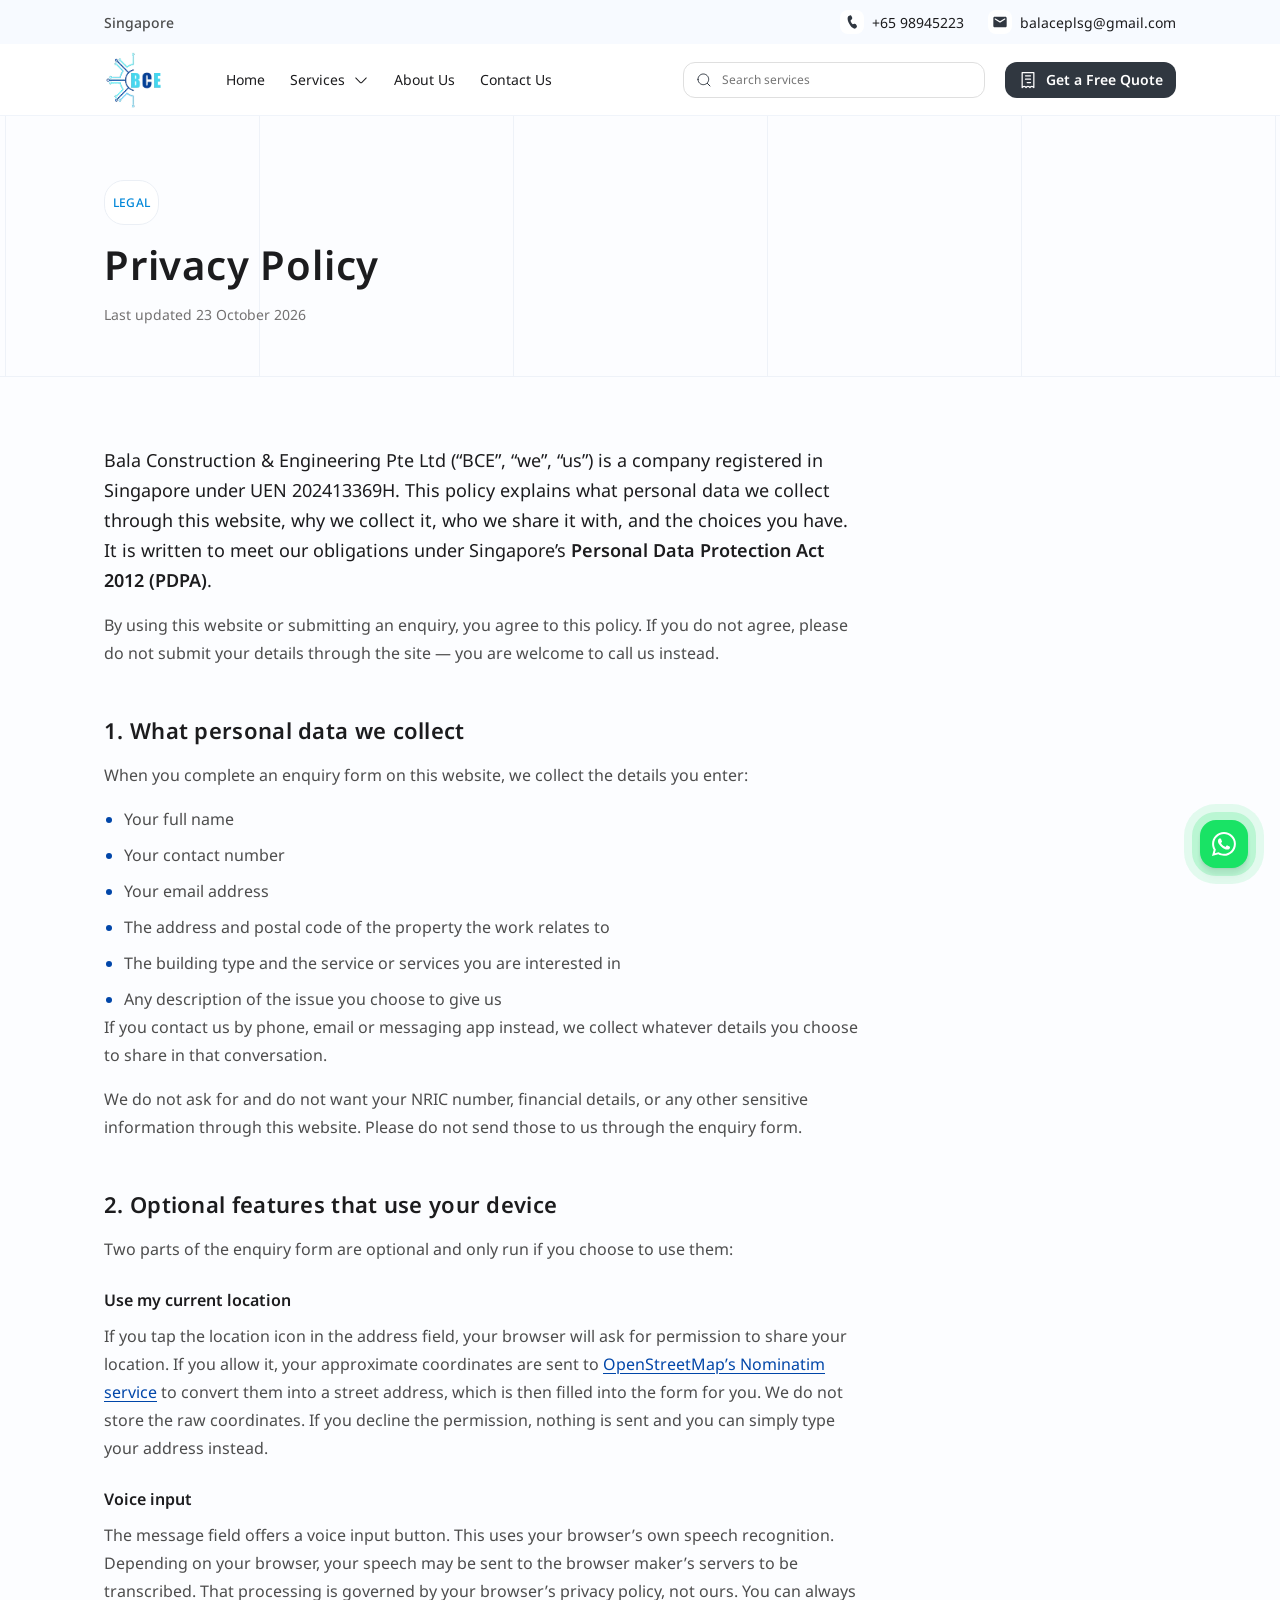
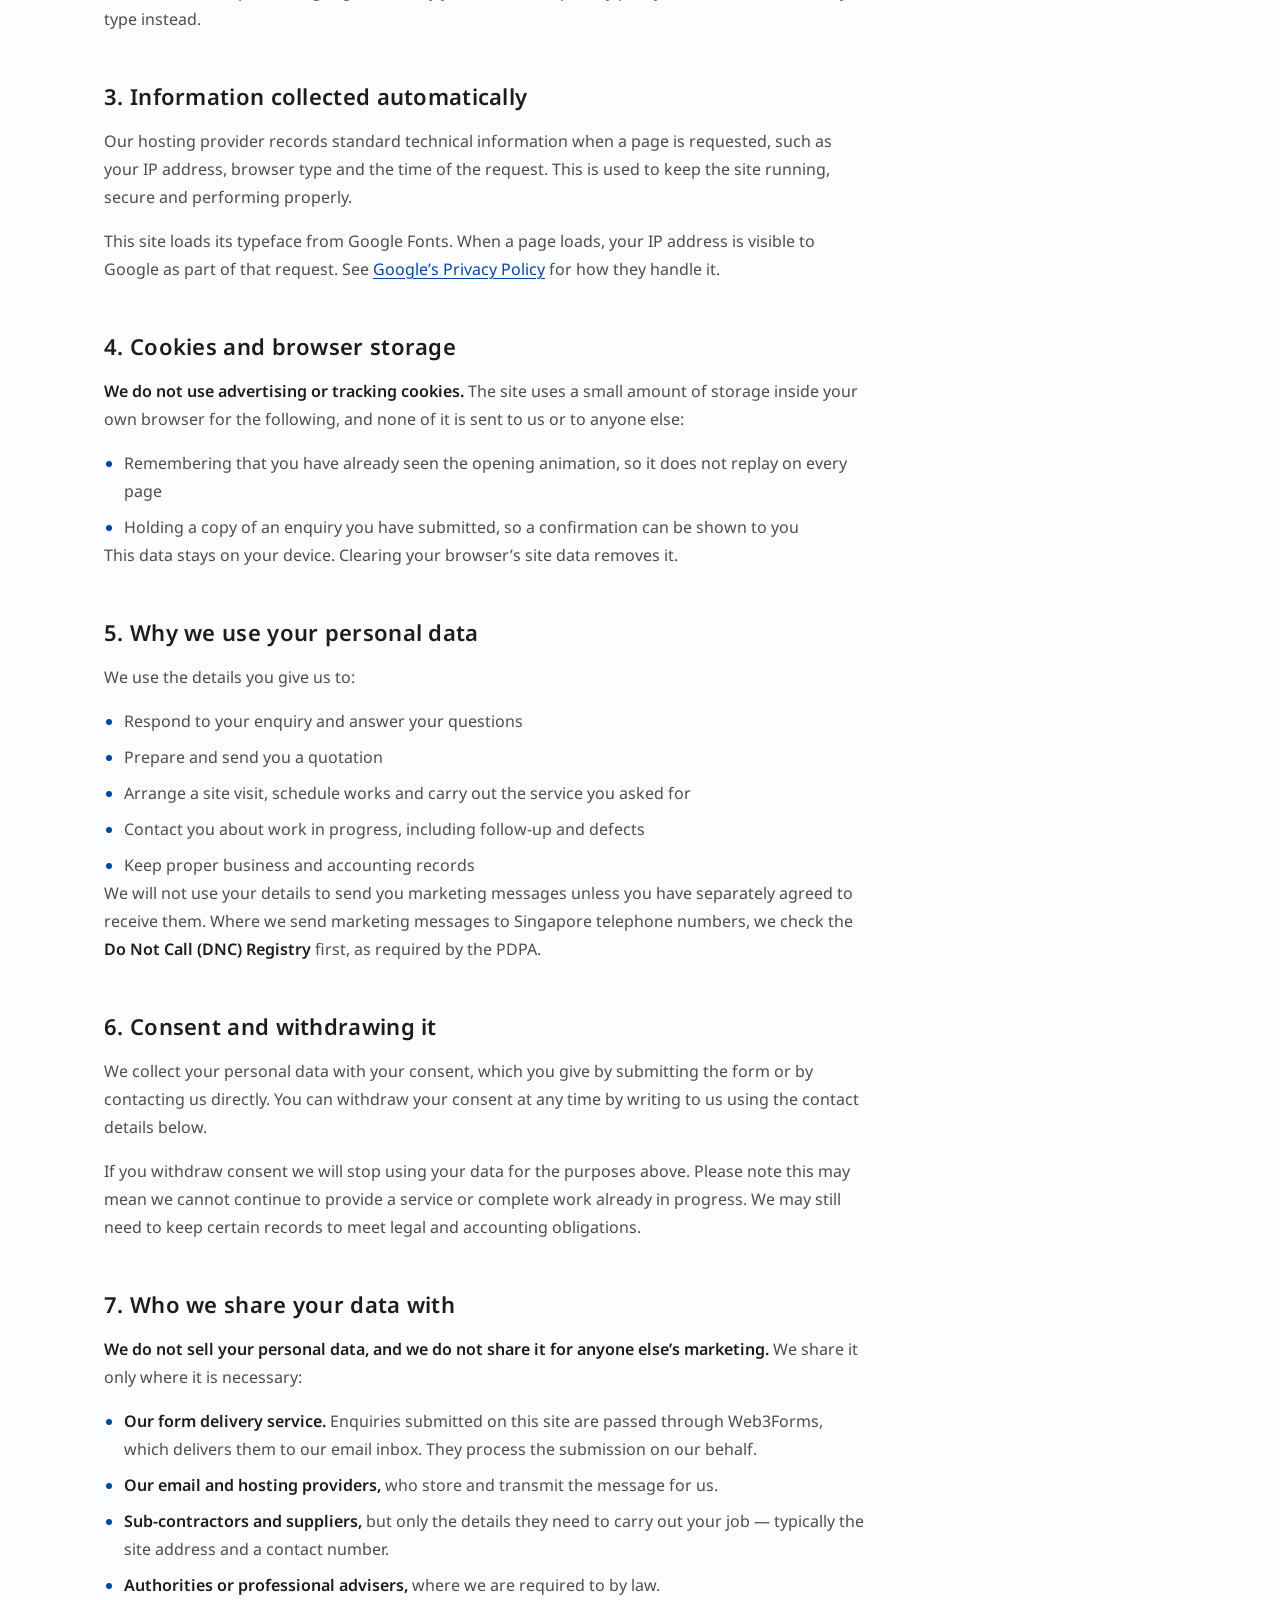
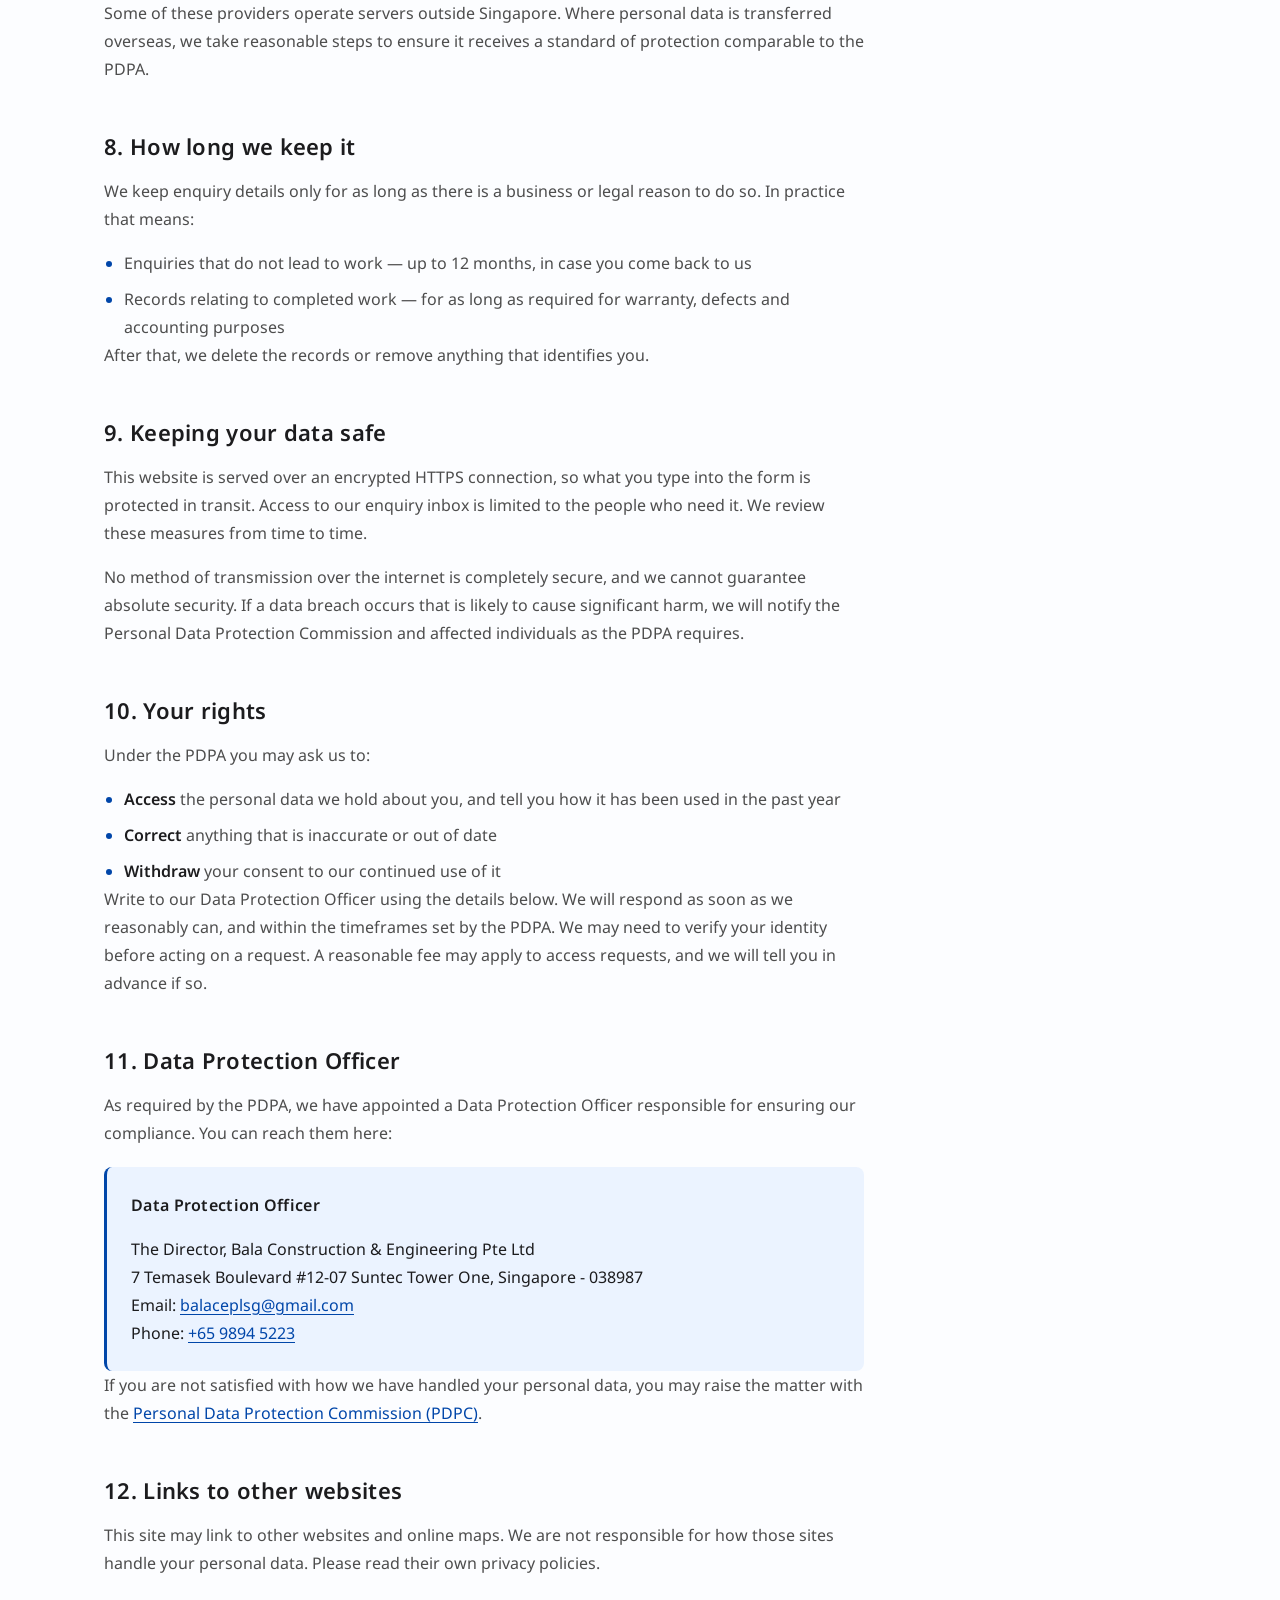
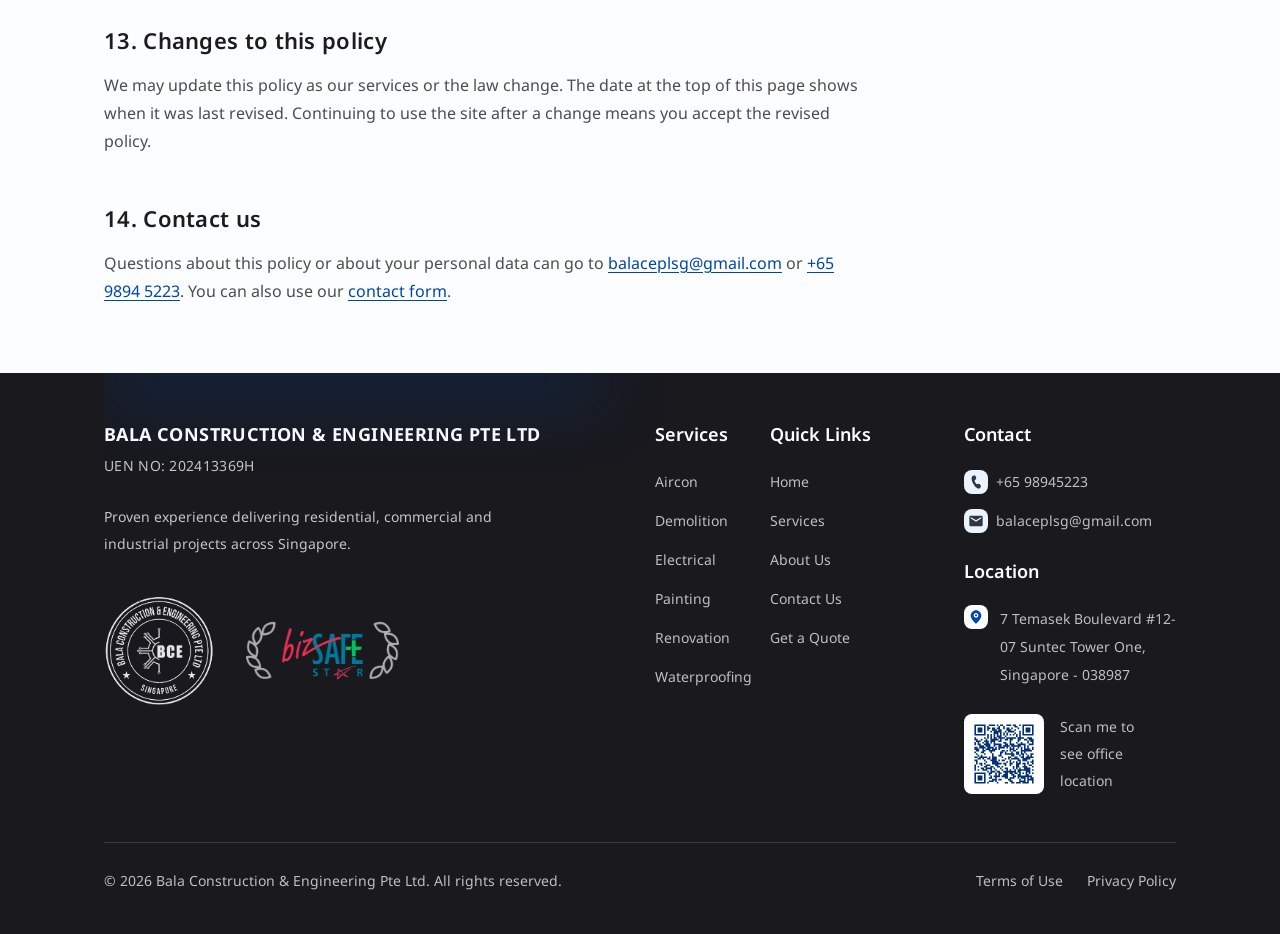
<file: BCE Website Hub/privacy.html>
<!DOCTYPE html>
<html lang="en">
<head>
<meta charset="utf-8">
<meta name="viewport" content="width=device-width, initial-scale=1">
<title>Privacy Policy — Bala Construction &amp; Engineering Pte Ltd</title>
<meta name="description" content="How Bala Construction &amp; Engineering Pte Ltd collects, uses, discloses and protects personal data under Singapore's Personal Data Protection Act (PDPA).">
<link rel="icon" href="favicon.ico" sizes="any">
<link rel="icon" type="image/png" sizes="32x32" href="images/brand/favicon-32.png?v=3">
<link rel="apple-touch-icon" sizes="180x180" href="images/brand/favicon-180.png?v=3">
<link rel="preconnect" href="https://fonts.googleapis.com">
<link rel="preconnect" href="https://fonts.gstatic.com" crossorigin>
<link href="https://fonts.googleapis.com/css2?family=Noto+Sans:wght@400;500;600;700;800&display=swap" rel="stylesheet">
<link rel="stylesheet" href="css/tokens.css">
<link rel="stylesheet" href="css/base.css">
<link rel="stylesheet" href="css/components.css">
<link rel="stylesheet" href="css/sections.css">
<link rel="stylesheet" href="css/responsive.css">
<script>try{var f='bce-intro',s=sessionStorage.getItem(f)==='1',x=/[?&]intro=1/.test(location.href);if(s&&!x){document.documentElement.classList.add('intro-seen')}else{sessionStorage.setItem(f,'1')}}catch(e){}</script>
</head>
<body data-active-nav="">

<!-- Intro loader (Figma 438:1536) - a 4s curtain, removed by main.js -->
<div class="intro" id="intro" aria-hidden="true">
  <div class="intro__sky intro__sky--a"><img src="images/intro/skyline-a.webp" alt=""></div>
  <div class="intro__sky intro__sky--b"><img src="images/intro/skyline-b.webp" alt=""></div>
  <div class="intro__sky intro__sky--c"><img src="images/intro/skyline-c.webp" alt=""></div>
  <div class="intro__brand">
    <img class="intro__logo" src="images/brand/bce-logo.webp" alt="Bala Construction &amp; Engineering">
    <span class="intro__bar"></span>
    <p class="intro__tagline"><span>Quality - Innovation - Team Work - Passion</span></p>
  </div>
</div>

<a class="skip-link" href="#main">Skip to content</a>
<header class="site-header" data-component="site-header"></header>

<main id="main">

  <!-- ===== Header ======================================================= -->
  <section class="legal-hero has-grid">
    <div class="container">
      <span class="eyebrow" data-reveal>Legal</span>
      <h1 class="legal-hero__title" data-reveal>Privacy Policy</h1>
      <p class="legal-hero__meta" data-reveal>Last updated 23 October 2026</p>
    </div>
  </section>

  <!-- ===== Body ========================================================= -->
  <section class="section">
    <div class="container">
      <div class="legal" data-reveal>

        <p>
          Bala Construction &amp; Engineering Pte Ltd (&ldquo;BCE&rdquo;, &ldquo;we&rdquo;, &ldquo;us&rdquo;)
          is a company registered in Singapore under UEN 202413369H. This policy explains what personal
          data we collect through this website, why we collect it, who we share it with, and the choices
          you have. It is written to meet our obligations under Singapore&rsquo;s
          <strong>Personal Data Protection Act 2012 (PDPA)</strong>.
        </p>
        <p>
          By using this website or submitting an enquiry, you agree to this policy. If you do not agree,
          please do not submit your details through the site &mdash; you are welcome to call us instead.
        </p>

        <h2>1. What personal data we collect</h2>
        <p>When you complete an enquiry form on this website, we collect the details you enter:</p>
        <ul>
          <li>Your full name</li>
          <li>Your contact number</li>
          <li>Your email address</li>
          <li>The address and postal code of the property the work relates to</li>
          <li>The building type and the service or services you are interested in</li>
          <li>Any description of the issue you choose to give us</li>
        </ul>
        <p>
          If you contact us by phone, email or messaging app instead, we collect whatever details you
          choose to share in that conversation.
        </p>
        <p>
          We do not ask for and do not want your NRIC number, financial details, or any other sensitive
          information through this website. Please do not send those to us through the enquiry form.
        </p>

        <h2>2. Optional features that use your device</h2>
        <p>Two parts of the enquiry form are optional and only run if you choose to use them:</p>
        <h3>Use my current location</h3>
        <p>
          If you tap the location icon in the address field, your browser will ask for permission to share
          your location. If you allow it, your approximate coordinates are sent to
          <a href="https://nominatim.openstreetmap.org/" rel="noopener">OpenStreetMap&rsquo;s Nominatim service</a>
          to convert them into a street address, which is then filled into the form for you. We do not
          store the raw coordinates. If you decline the permission, nothing is sent and you can simply type
          your address instead.
        </p>
        <h3>Voice input</h3>
        <p>
          The message field offers a voice input button. This uses your browser&rsquo;s own speech
          recognition. Depending on your browser, your speech may be sent to the browser maker&rsquo;s
          servers to be transcribed. That processing is governed by your browser&rsquo;s privacy policy,
          not ours. You can always type instead.
        </p>

        <h2>3. Information collected automatically</h2>
        <p>
          Our hosting provider records standard technical information when a page is requested, such as your
          IP address, browser type and the time of the request. This is used to keep the site running,
          secure and performing properly.
        </p>
        <p>
          This site loads its typeface from Google Fonts. When a page loads, your IP address is visible to
          Google as part of that request. See
          <a href="https://policies.google.com/privacy" rel="noopener">Google&rsquo;s Privacy Policy</a>
          for how they handle it.
        </p>

        <h2>4. Cookies and browser storage</h2>
        <p>
          <strong>We do not use advertising or tracking cookies.</strong> The site uses a small amount of
          storage inside your own browser for the following, and none of it is sent to us or to anyone else:
        </p>
        <ul>
          <li>Remembering that you have already seen the opening animation, so it does not replay on every page</li>
          <li>Holding a copy of an enquiry you have submitted, so a confirmation can be shown to you</li>
        </ul>
        <p>
          This data stays on your device. Clearing your browser&rsquo;s site data removes it.
        </p>

        <h2>5. Why we use your personal data</h2>
        <p>We use the details you give us to:</p>
        <ul>
          <li>Respond to your enquiry and answer your questions</li>
          <li>Prepare and send you a quotation</li>
          <li>Arrange a site visit, schedule works and carry out the service you asked for</li>
          <li>Contact you about work in progress, including follow-up and defects</li>
          <li>Keep proper business and accounting records</li>
        </ul>
        <p>
          We will not use your details to send you marketing messages unless you have separately agreed to
          receive them. Where we send marketing messages to Singapore telephone numbers, we check the
          <strong>Do Not Call (DNC) Registry</strong> first, as required by the PDPA.
        </p>

        <h2>6. Consent and withdrawing it</h2>
        <p>
          We collect your personal data with your consent, which you give by submitting the form or by
          contacting us directly. You can withdraw your consent at any time by writing to us using the
          contact details below.
        </p>
        <p>
          If you withdraw consent we will stop using your data for the purposes above. Please note this may
          mean we cannot continue to provide a service or complete work already in progress. We may still
          need to keep certain records to meet legal and accounting obligations.
        </p>

        <h2>7. Who we share your data with</h2>
        <p>
          <strong>We do not sell your personal data, and we do not share it for anyone else&rsquo;s
          marketing.</strong> We share it only where it is necessary:
        </p>
        <ul>
          <li>
            <strong>Our form delivery service.</strong> Enquiries submitted on this site are passed through
            Web3Forms, which delivers them to our email inbox. They process the submission on our behalf.
          </li>
          <li>
            <strong>Our email and hosting providers,</strong> who store and transmit the message for us.
          </li>
          <li>
            <strong>Sub-contractors and suppliers,</strong> but only the details they need to carry out your
            job &mdash; typically the site address and a contact number.
          </li>
          <li>
            <strong>Authorities or professional advisers,</strong> where we are required to by law.
          </li>
        </ul>
        <p>
          Some of these providers operate servers outside Singapore. Where personal data is transferred
          overseas, we take reasonable steps to ensure it receives a standard of protection comparable to
          the PDPA.
        </p>

        <h2>8. How long we keep it</h2>
        <p>
          We keep enquiry details only for as long as there is a business or legal reason to do so. In
          practice that means:
        </p>
        <ul>
          <li>Enquiries that do not lead to work &mdash; up to 12 months, in case you come back to us</li>
          <li>Records relating to completed work &mdash; for as long as required for warranty, defects and accounting purposes</li>
        </ul>
        <p>After that, we delete the records or remove anything that identifies you.</p>

        <h2>9. Keeping your data safe</h2>
        <p>
          This website is served over an encrypted HTTPS connection, so what you type into the form is
          protected in transit. Access to our enquiry inbox is limited to the people who need it. We review
          these measures from time to time.
        </p>
        <p>
          No method of transmission over the internet is completely secure, and we cannot guarantee absolute
          security. If a data breach occurs that is likely to cause significant harm, we will notify the
          Personal Data Protection Commission and affected individuals as the PDPA requires.
        </p>

        <h2>10. Your rights</h2>
        <p>Under the PDPA you may ask us to:</p>
        <ul>
          <li><strong>Access</strong> the personal data we hold about you, and tell you how it has been used in the past year</li>
          <li><strong>Correct</strong> anything that is inaccurate or out of date</li>
          <li><strong>Withdraw</strong> your consent to our continued use of it</li>
        </ul>
        <p>
          Write to our Data Protection Officer using the details below. We will respond as soon as we
          reasonably can, and within the timeframes set by the PDPA. We may need to verify your identity
          before acting on a request. A reasonable fee may apply to access requests, and we will tell you in
          advance if so.
        </p>

        <h2>11. Data Protection Officer</h2>
        <p>
          As required by the PDPA, we have appointed a Data Protection Officer responsible for ensuring our
          compliance. You can reach them here:
        </p>
        <div class="legal__card">
          <p class="legal__card-title">Data Protection Officer</p>
          <p>
            The Director, Bala Construction &amp; Engineering Pte Ltd<br>
            7 Temasek Boulevard #12-07 Suntec Tower One, Singapore - 038987<br>
            Email: <a href="mailto:balaceplsg@gmail.com">balaceplsg@gmail.com</a><br>
            Phone: <a href="tel:+6598945223">+65 9894 5223</a>
          </p>
        </div>
        <p>
          If you are not satisfied with how we have handled your personal data, you may raise the matter
          with the <a href="https://www.pdpc.gov.sg/" rel="noopener">Personal Data Protection Commission
          (PDPC)</a>.
        </p>

        <h2>12. Links to other websites</h2>
        <p>
          This site may link to other websites and online maps. We are not responsible for how those sites
          handle your personal data. Please read their own privacy policies.
        </p>

        <h2>13. Changes to this policy</h2>
        <p>
          We may update this policy as our services or the law change. The date at the top of this page
          shows when it was last revised. Continuing to use the site after a change means you accept the
          revised policy.
        </p>

        <h2>14. Contact us</h2>
        <p>
          Questions about this policy or about your personal data can go to
          <a href="mailto:balaceplsg@gmail.com">balaceplsg@gmail.com</a> or
          <a href="tel:+6598945223">+65 9894 5223</a>. You can also use our
          <a href="contact.html">contact form</a>.
        </p>

      </div>
    </div>
  </section>

</main>

<div data-component="site-footer"></div>
<div data-component="success-modal"></div>

<script src="js/data/site.js"></script>
<script src="js/icons.js"></script>
<script src="js/components.js"></script>
<script src="js/renderers.js"></script>
<script src="js/dropdown.js"></script>
<script src="js/mailer.js"></script>
<script src="js/forms.js"></script>
<script src="js/main.js"></script>
</body>
</html>
</file>
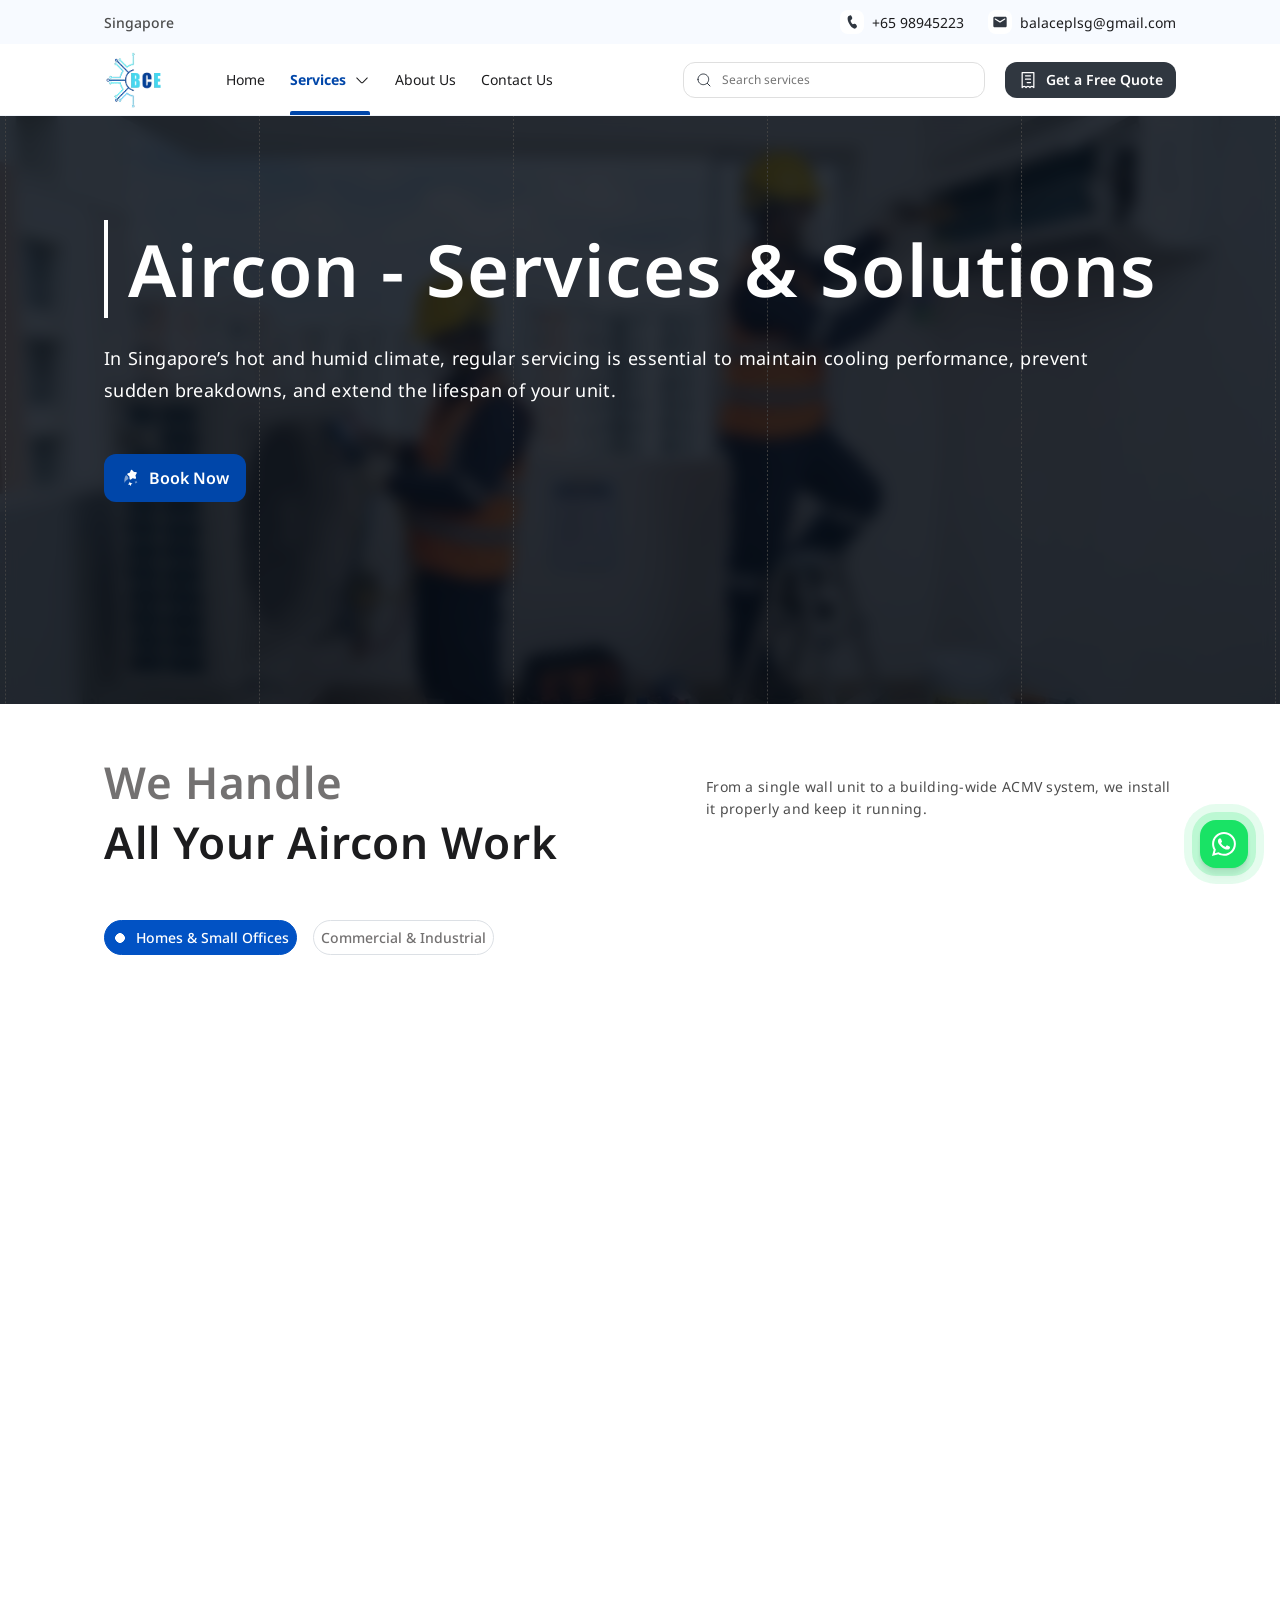
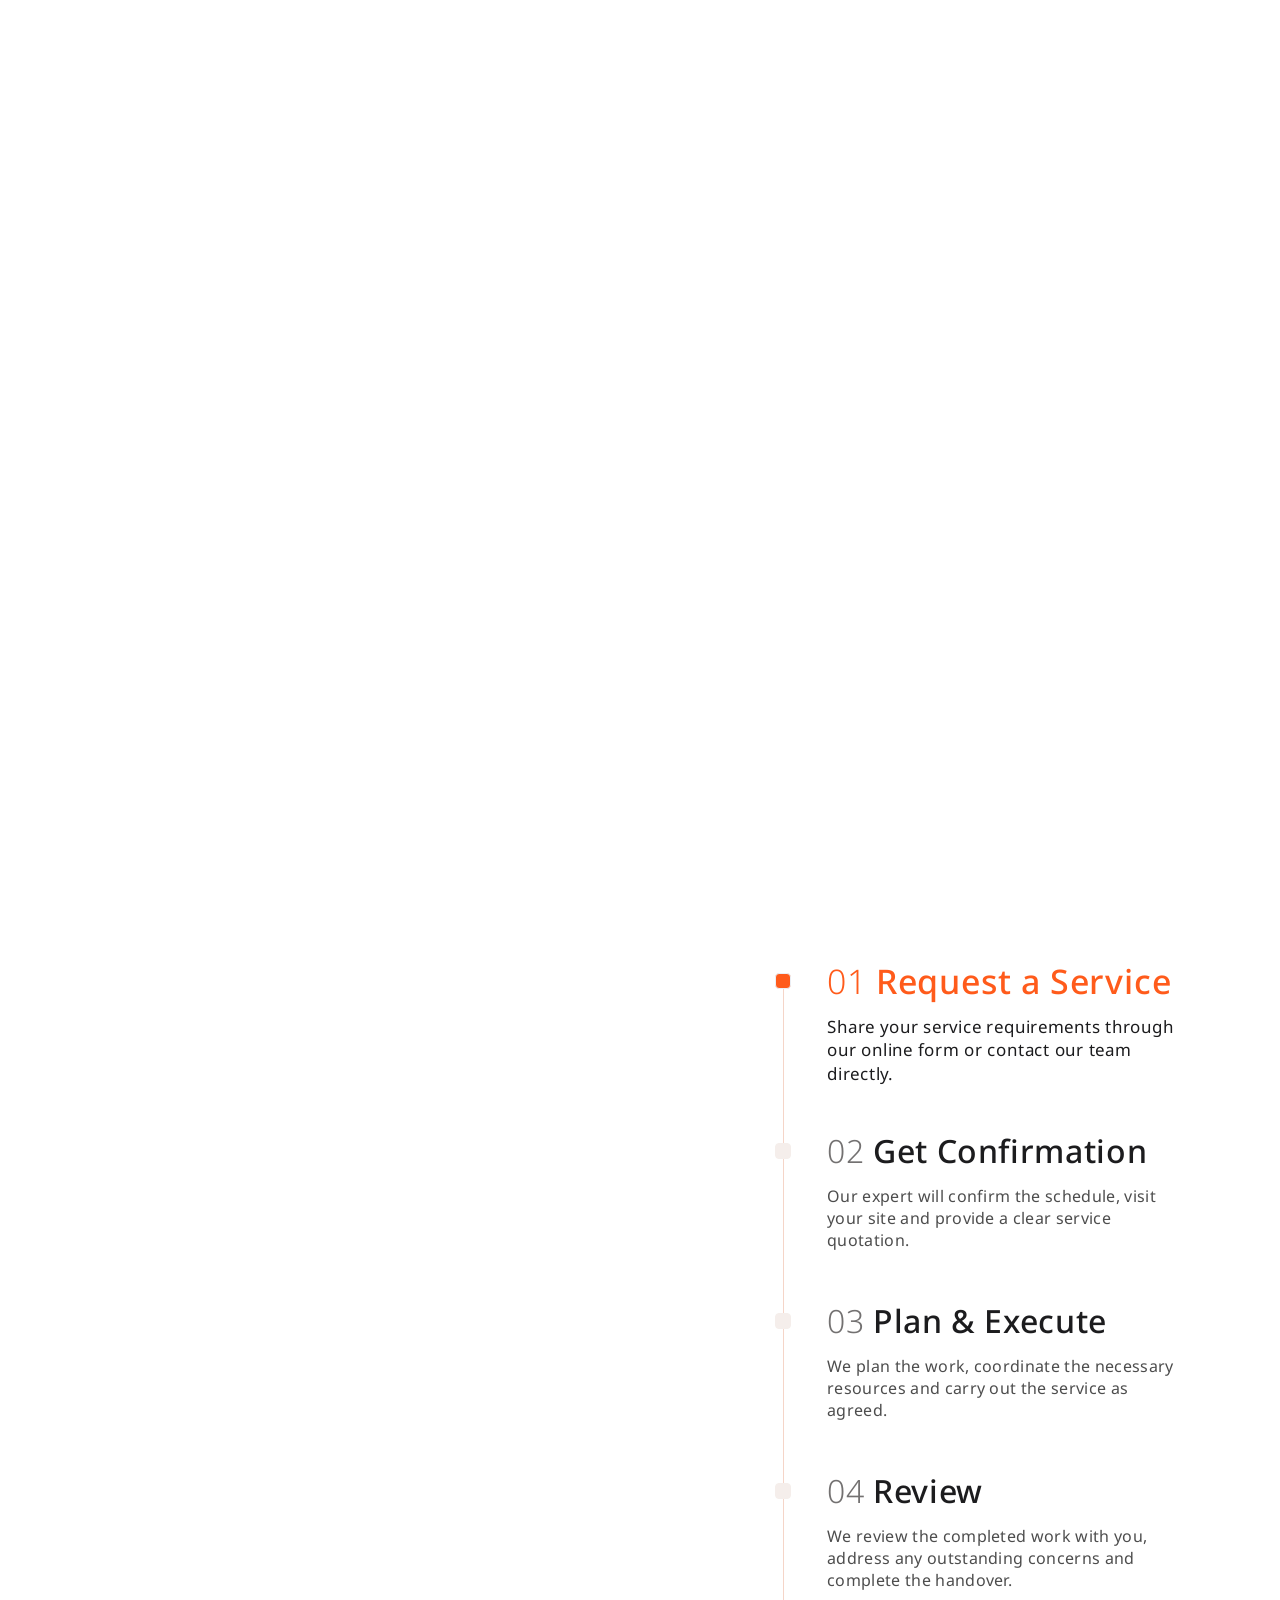
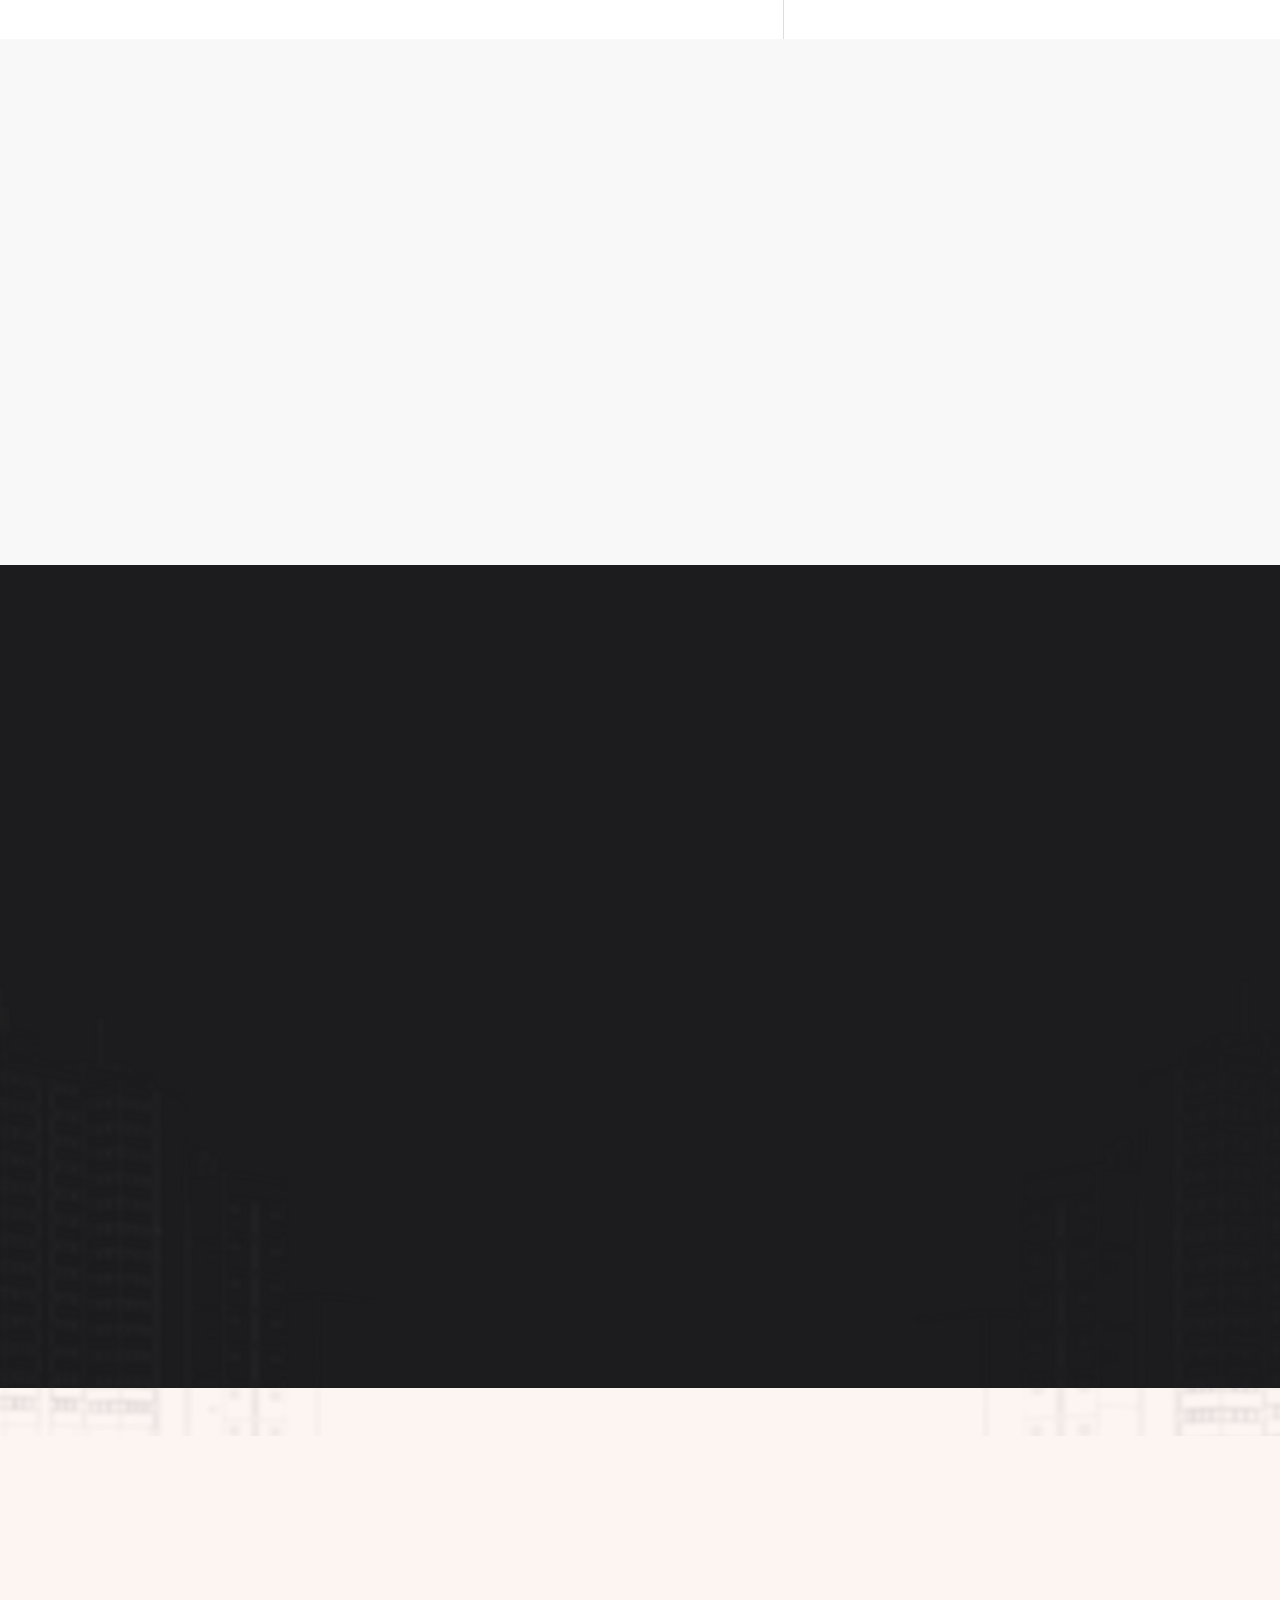
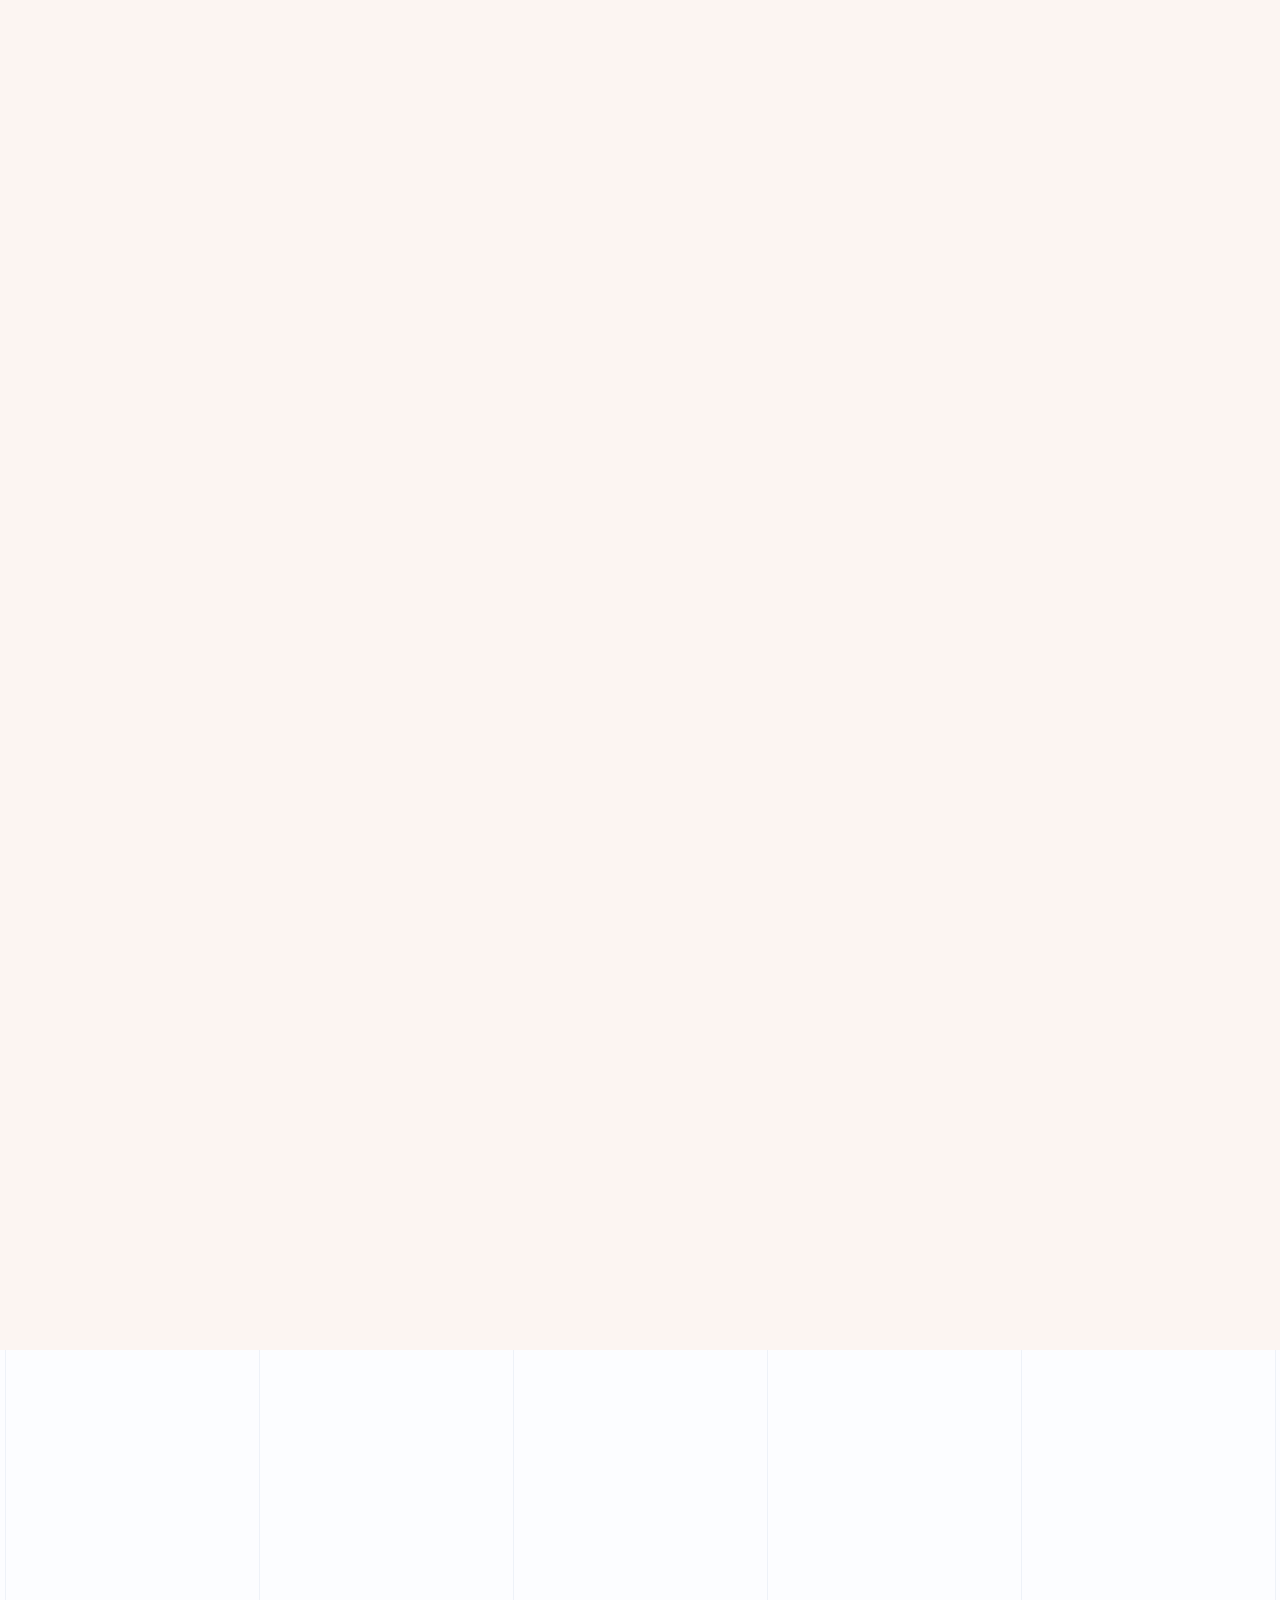
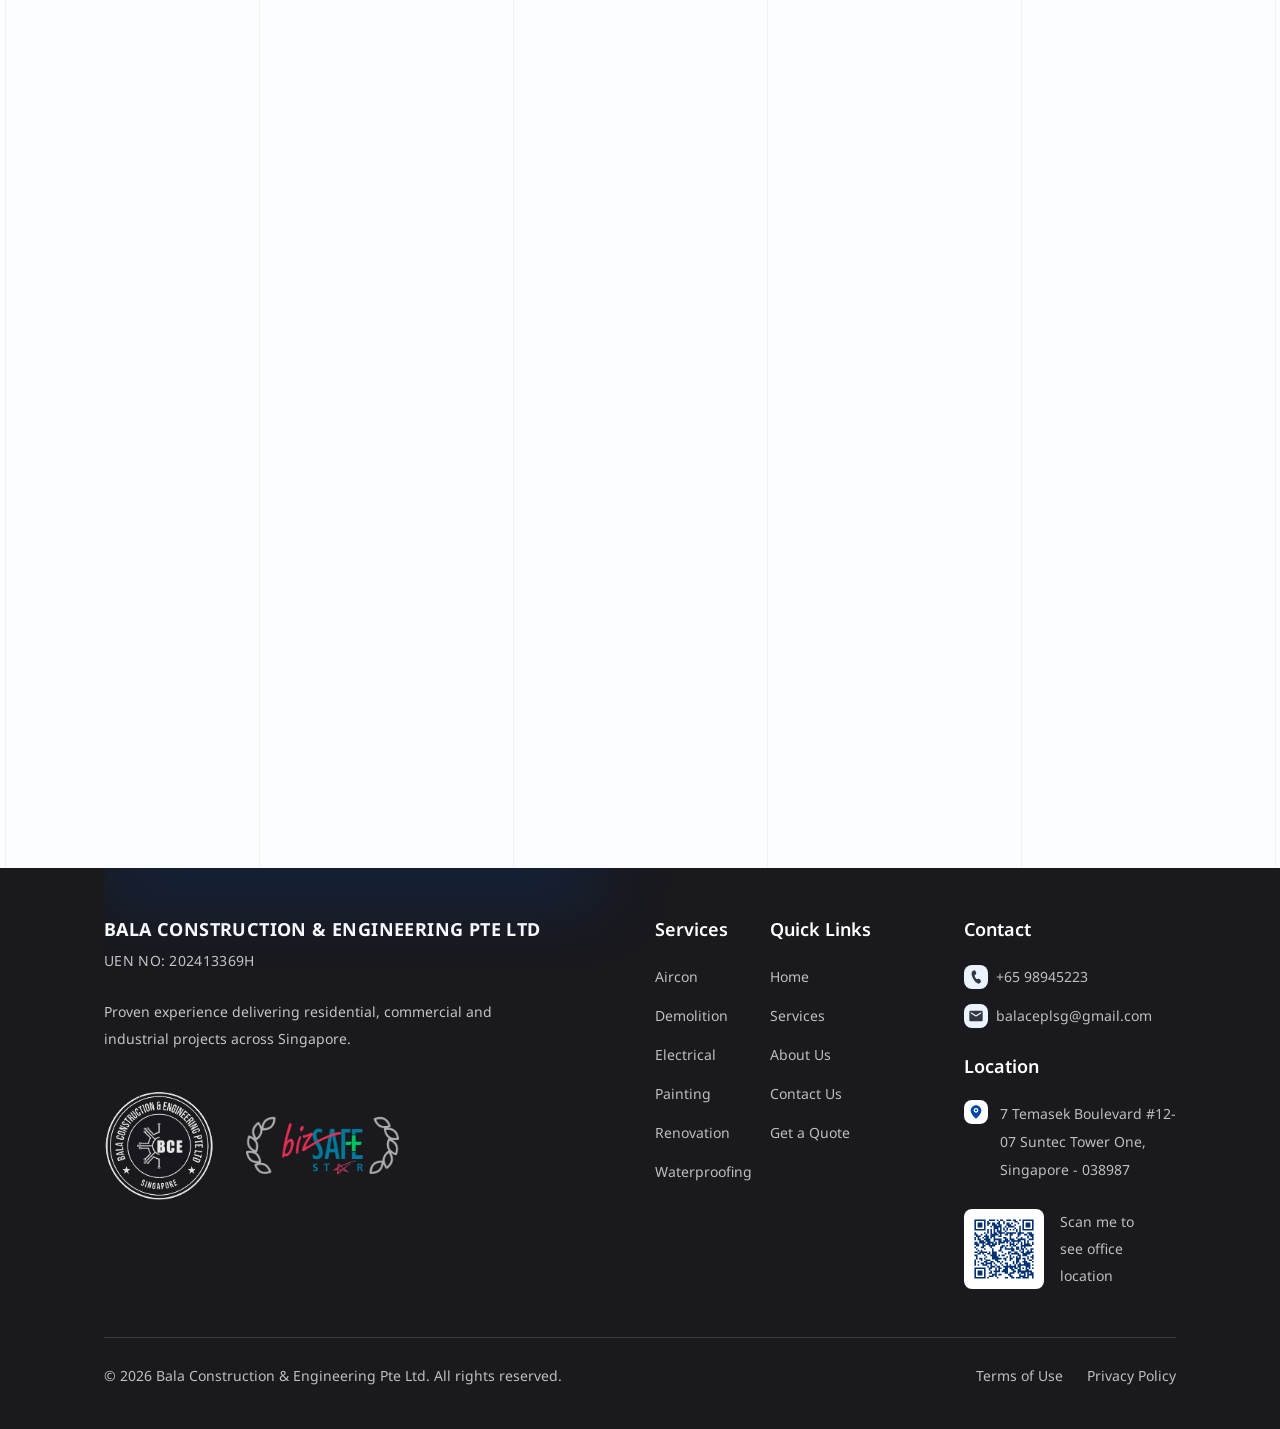
<file: BCE Website Hub/service.html>
<!DOCTYPE html>
<html lang="en">
<head>
<meta charset="utf-8">
<meta name="viewport" content="width=device-width, initial-scale=1">
<title>Services — Bala Construction &amp; Engineering Pte Ltd</title>
<meta name="description" content="Construction and renovation services in Singapore from Bala Construction &amp; Engineering.">
<link rel="icon" href="favicon.ico" sizes="any">
<link rel="icon" type="image/png" sizes="32x32" href="images/brand/favicon-32.png?v=3">
<link rel="apple-touch-icon" sizes="180x180" href="images/brand/favicon-180.png?v=3">
<link rel="preconnect" href="https://fonts.googleapis.com">
<link rel="preconnect" href="https://fonts.gstatic.com" crossorigin>
<link href="https://fonts.googleapis.com/css2?family=Noto+Sans:wght@400;500;600;700;800&display=swap" rel="stylesheet">
<link rel="stylesheet" href="css/tokens.css">
<link rel="stylesheet" href="css/base.css">
<link rel="stylesheet" href="css/components.css">
<link rel="stylesheet" href="css/sections.css">
<link rel="stylesheet" href="css/responsive.css">
<script>try{var f='bce-intro',s=sessionStorage.getItem(f)==='1',x=/[?&]intro=1/.test(location.href);if(s&&!x){document.documentElement.classList.add('intro-seen')}else{sessionStorage.setItem(f,'1')}}catch(e){}</script>
</head>
<body data-active-nav="Services">

<!-- Intro loader (Figma 438:1536) - a 2.5s curtain, removed by main.js -->
<div class="intro" id="intro" aria-hidden="true">
  <div class="intro__sky intro__sky--a"><img src="images/intro/skyline-a.webp" alt=""></div>
  <div class="intro__sky intro__sky--b"><img src="images/intro/skyline-b.webp" alt=""></div>
  <div class="intro__sky intro__sky--c"><img src="images/intro/skyline-c.webp" alt=""></div>
  <div class="intro__brand">
    <img class="intro__logo" src="images/brand/bce-logo.webp" alt="Bala Construction &amp; Engineering">
    <span class="intro__bar"></span>
    <p class="intro__tagline"><span>Quality - Innovation - Team Work - Passion</span></p>
  </div>
</div>

<a class="skip-link" href="#main">Skip to content</a>
<header class="site-header" data-component="site-header"></header>

<main id="main" data-service-page>

  <!-- ===== Hero (Figma 734:1306 / Image 8 734:1307) =====================
       One column: the title beside a 4px white rule, the lead under it,
       then Book Now. Photo, a 90% veil with a 7.5px blur, dashed rules. -->
  <section class="service-hero" data-svc-hero>
    <img class="service-hero__photo" data-field="heroImage" src="images/misc/service-hero.webp" alt="">
    <span class="service-hero__veil" aria-hidden="true"></span>
    <img class="service-hero__grid" src="images/misc/grid-lines-hero.svg" alt="" aria-hidden="true">
    <div class="container service-hero__inner">
      <h1 class="service-hero__title" data-field="heroTitle" data-reveal>Services &amp; Solutions</h1>
      <p class="service-hero__lead" data-field="heroLead" data-reveal style="--reveal-delay:90ms"></p>
      <div class="service-hero__actions" data-reveal style="--reveal-delay:180ms">
        <a class="btn btn--brand" data-field="bookLink" href="contact.html">
          <span class="btn__icon btn__icon--sm" data-icon="star-fall"></span>
          <span>Book Now</span>
        </a>
      </div>
    </div>
  </section>

  <!-- ===== Sub-services (Figma 606:2048 "We provide") ====================
       Both groups are listed in full on one page. The two pills are a
       contents bar for them, not tab panels: they pin under the navbar while
       the lists scroll and follow whichever group is at the top
       (initSubsvc in main.js). Each row books that job. -->
  <section class="subsvc" aria-labelledby="subsvc-title">
    <div class="container subsvc__head">
      <h2 class="subsvc__title" id="subsvc-title" data-field="listTitle" data-reveal></h2>
      <p class="subsvc__lead" data-field="listLead" data-reveal style="--reveal-delay:90ms"></p>
    </div>

    <!-- The pills live inside the lists' own container: same edges, one
         group, and the sticky hold ends where the lists end. -->
    <div class="container">
      <div class="subsvc__bar" data-subsvc-bar>
        <nav class="subsvc__tabs" aria-label="Service groups">
          <a class="subsvc__tab subsvc__tab--homes is-active" href="#subsvc-homes" data-subsvc-tab="homes" aria-current="true">
            <span class="subsvc__tab-dot" aria-hidden="true"></span>
            <span>Homes &amp; Small Offices</span>
          </a>
          <a class="subsvc__tab subsvc__tab--commercial" href="#subsvc-commercial" data-subsvc-tab="commercial">
            <span class="subsvc__tab-dot" aria-hidden="true"></span>
            <span>Commercial &amp; Industrial</span>
          </a>
        </nav>
      </div>

      <div class="subsvc__group" id="subsvc-homes" data-subsvc-group="homes">
        <h3 class="sr-only">For homes and small offices</h3>
        <ol class="subsvc__list" data-field="homes"></ol>
      </div>
      <div class="subsvc__group subsvc__group--commercial" id="subsvc-commercial" data-subsvc-group="commercial">
        <h3 class="sr-only">For commercial and industrial premises</h3>
        <ol class="subsvc__list" data-field="commercial"></ol>
      </div>
    </div>
  </section>

  <!-- ===== How it works (Figma 1:1990) - shared with the home page ====== -->
  <section class="section steps" aria-labelledby="steps-title">
    <div class="container">
      <div class="section-head steps__head" data-reveal>
        <span class="eyebrow">How it works</span>
        <h2 class="steps__title" id="steps-title"><span class="title-lead">We Will Reach You</span> In Few Clicks</h2>
      </div>
      <div class="steps__body">
        <figure class="steps__photo" data-reveal="right">
          <img src="images/misc/process-team.webp" alt="BCE engineers reviewing plans on site" loading="lazy">
        </figure>
        <div class="steps__track" data-steps>
          <span class="steps__rail" aria-hidden="true"><span class="steps__fill"></span></span>
          <ol class="steps__list" data-render="process-steps"></ol>
        </div>
      </div>
    </div>
  </section>

  <!-- ===== Why choose us (Figma 597:1351) =============================== -->
  <section class="why" aria-labelledby="why-title">
    <div class="container">
      <div class="why__head" data-reveal>
        <span class="eyebrow">Why choose us</span>
        <h2 class="why__title" id="why-title">
          <span class="title-lead">Your reliable partner for</span> construction related services
        </h2>
      </div>
      <div class="why__grid" data-render="why-choose"></div>
    </div>
  </section>

  <!-- ===== Our recent work (Figma 599:1511) ============================== -->
  <!-- Plays its entrance each time it is scrolled into view and resets once
       it has left the screen (initWorkReveal in js/main.js); each title line
       rises out of its own mask. -->
  <section class="work" aria-labelledby="work-title" data-field="workSection" data-work-reveal>
    <div class="container">
      <div class="work__head">
        <div>
          <span class="chip-dark work__tag">Our Recent Work</span>
          <h2 class="work__title" id="work-title">
            <span class="work__line title-lead"><span>Built with Quality</span></span>
            <span class="work__line"><span>Delivered with Care.</span></span>
          </h2>
        </div>
        <p class="work__lead">
          Each work reflects our focus on quality workmanship, practical solutions and attention to detail.
        </p>
      </div>
      <div data-field="work"></div>
    </div>
  </section>

  <!-- ===== FAQ (Figma 603:1600) - the home FAQ with the MD's card =======
       Same pinned stage and rising skyline as the home page (initFaqScene). -->
  <section class="faq" id="faq" aria-labelledby="faq-title">
    <div class="faq__stage">
      <div class="container faq__inner">
        <div class="faq__head" data-reveal>
          <span class="faq__tag">FAQ</span>
          <h2 class="faq__title" id="faq-title">
            <span class="title-lead">Got Questions?</span> We&rsquo;ve Got Answers.
          </h2>
          <p class="faq__lead">
            Get answers to common questions about our services, pricing, and booking before contacting us.
          </p>
        </div>

        <div class="faq__list" data-render="faq" data-reveal></div>

        <div class="faq-cta faq-cta--md" data-reveal>
          <p class="faq-cta__kicker">Still Need Assistance ?</p>
          <h3 class="faq-cta__title">Hi, I&rsquo;m Bala, MD of Bala Construction &amp; Engineering.</h3>
          <p class="faq-cta__text">
            Can&rsquo;t find the answer you&rsquo;re looking for? Share your requirements with us, and our team will be happy to help.
          </p>
          <a class="faq-cta__ask" data-field="askLink" href="contact.html#enquiry">
            <span>Ask Your Doubt</span>
            <svg viewBox="0 0 24 24" width="20" height="20" fill="none" aria-hidden="true">
              <path d="M9.5 6.5L15 12l-5.5 5.5" stroke="currentColor" stroke-width="2" stroke-linecap="round" stroke-linejoin="round"/>
            </svg>
          </a>
        </div>
      </div>

      <div class="faq__skyline" aria-hidden="true">
        <img class="faq__bld faq__bld--wide" src="images/faq/skyline-wide.png" alt="" loading="lazy" decoding="async">
        <img class="faq__bld faq__bld--tall" src="images/faq/skyline-tall.png" alt="" loading="lazy" decoding="async">
      </div>
    </div>
  </section>

  <!-- ===== Other services (Figma 1:2017) ================================ -->
  <section class="section has-grid other-svc">
    <div class="container">
      <div class="section-head" data-reveal>
        <h2 class="other-svc__title"><span class="title-lead">Other</span> Services</h2>
      </div>
      <div class="grid-3" data-field="related"></div>
    </div>
  </section>

  <!-- Service badge (Figma 734:1350): names the service, top centre, for as
       long as the hero is out of view (initSectionBadge in main.js). -->
  <div class="svc-badge" data-svc-badge aria-hidden="true">
    <img class="svc-badge__dot" src="images/icons/badge-dot.svg" alt="">
    <span class="svc-badge__label"></span>
  </div>

</main>

<div data-component="site-footer"></div>
<div data-component="success-modal"></div>

<script src="js/data/site.js"></script>
<script src="js/icons.js"></script>
<script src="js/components.js"></script>
<script src="js/renderers.js"></script>
<script src="js/dropdown.js"></script>
<script src="js/mailer.js"></script>
<script src="js/service-page.js"></script>
<script src="js/forms.js"></script>
<script src="js/main.js"></script>
</body>
</html>
</file>
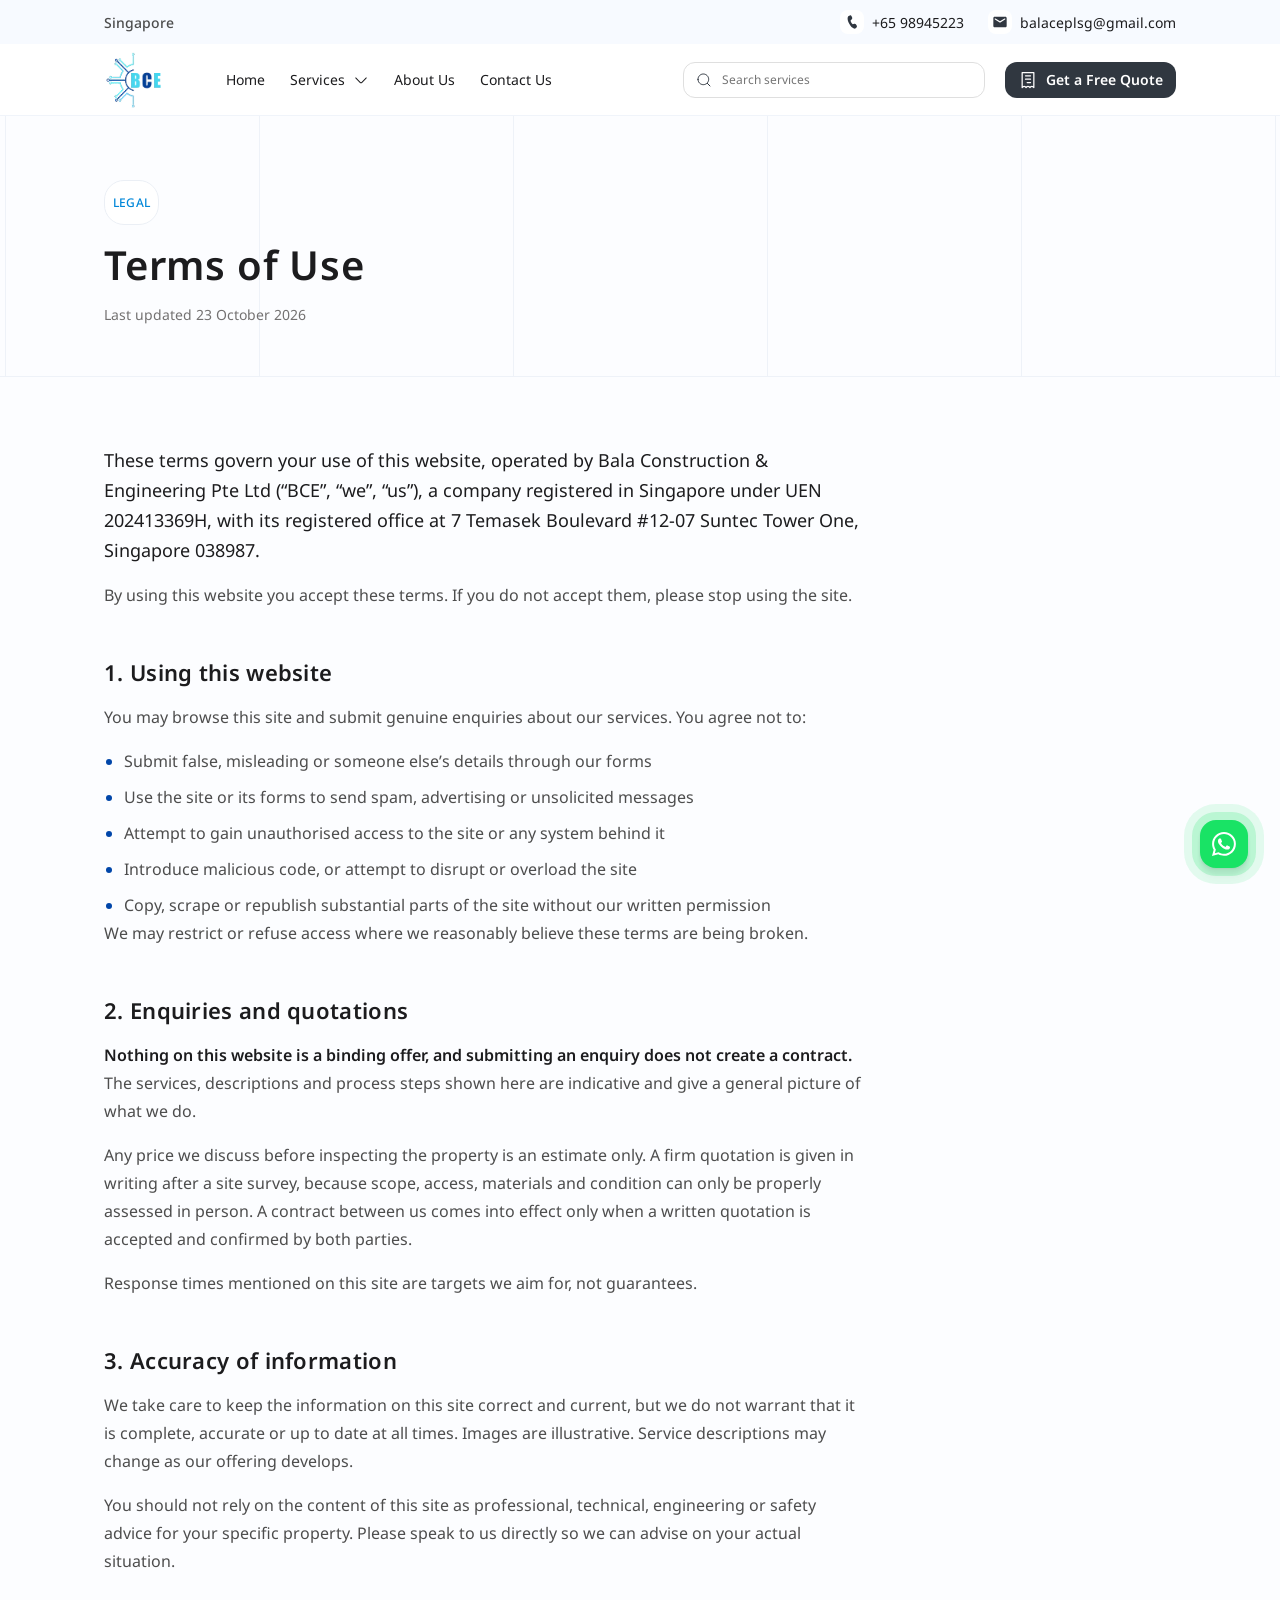
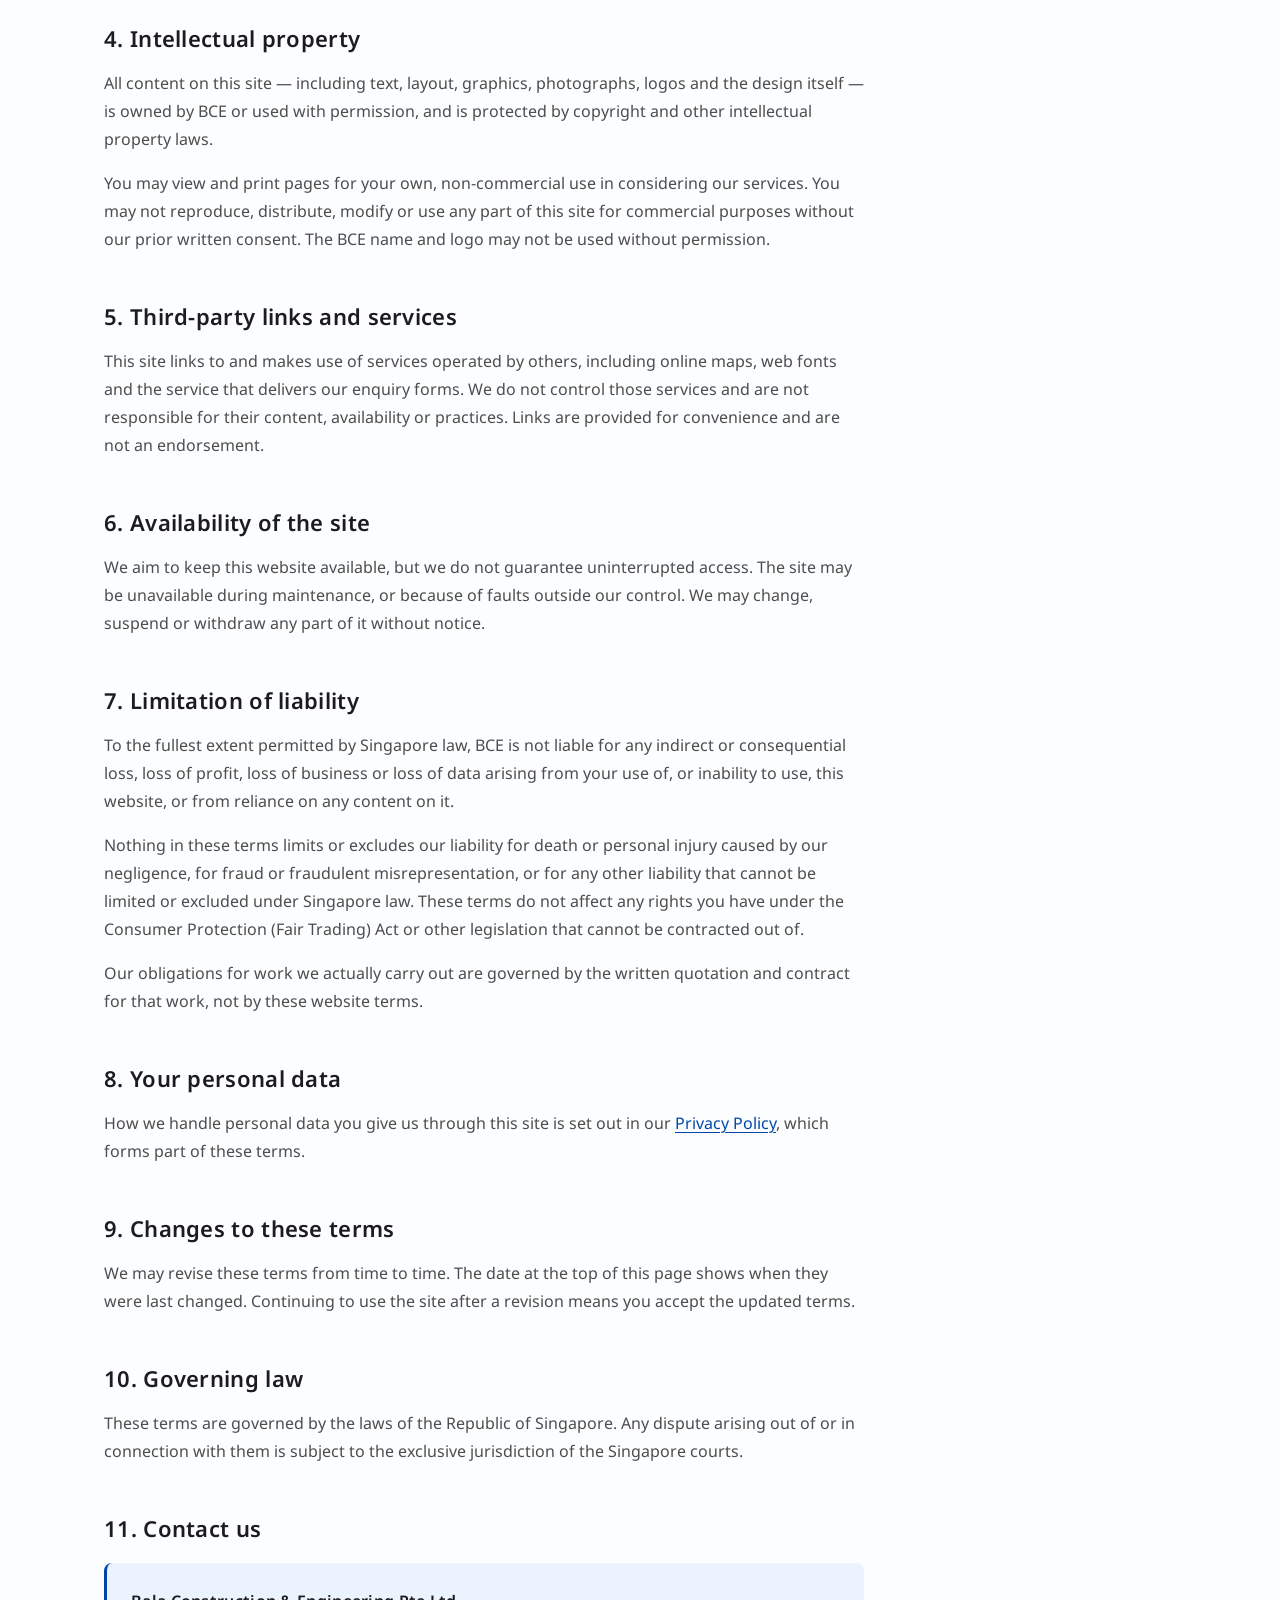
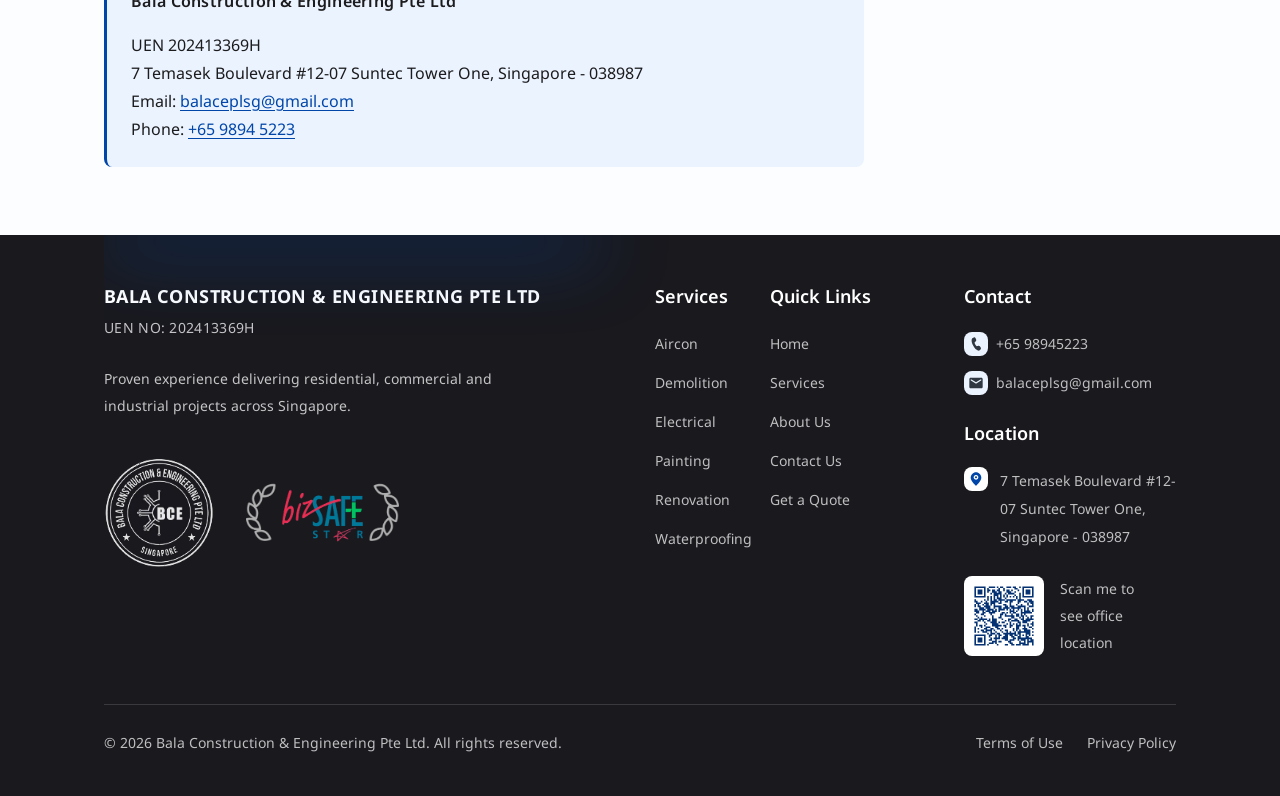
<file: BCE Website Hub/terms.html>
<!DOCTYPE html>
<html lang="en">
<head>
<meta charset="utf-8">
<meta name="viewport" content="width=device-width, initial-scale=1">
<title>Terms of Use — Bala Construction &amp; Engineering Pte Ltd</title>
<meta name="description" content="The terms governing your use of the Bala Construction &amp; Engineering Pte Ltd website, including enquiries, quotations, intellectual property and liability.">
<link rel="icon" href="favicon.ico" sizes="any">
<link rel="icon" type="image/png" sizes="32x32" href="images/brand/favicon-32.png?v=3">
<link rel="apple-touch-icon" sizes="180x180" href="images/brand/favicon-180.png?v=3">
<link rel="preconnect" href="https://fonts.googleapis.com">
<link rel="preconnect" href="https://fonts.gstatic.com" crossorigin>
<link href="https://fonts.googleapis.com/css2?family=Noto+Sans:wght@400;500;600;700;800&display=swap" rel="stylesheet">
<link rel="stylesheet" href="css/tokens.css">
<link rel="stylesheet" href="css/base.css">
<link rel="stylesheet" href="css/components.css">
<link rel="stylesheet" href="css/sections.css">
<link rel="stylesheet" href="css/responsive.css">
<script>try{var f='bce-intro',s=sessionStorage.getItem(f)==='1',x=/[?&]intro=1/.test(location.href);if(s&&!x){document.documentElement.classList.add('intro-seen')}else{sessionStorage.setItem(f,'1')}}catch(e){}</script>
</head>
<body data-active-nav="">

<!-- Intro loader (Figma 438:1536) - a 4s curtain, removed by main.js -->
<div class="intro" id="intro" aria-hidden="true">
  <div class="intro__sky intro__sky--a"><img src="images/intro/skyline-a.webp" alt=""></div>
  <div class="intro__sky intro__sky--b"><img src="images/intro/skyline-b.webp" alt=""></div>
  <div class="intro__sky intro__sky--c"><img src="images/intro/skyline-c.webp" alt=""></div>
  <div class="intro__brand">
    <img class="intro__logo" src="images/brand/bce-logo.webp" alt="Bala Construction &amp; Engineering">
    <span class="intro__bar"></span>
    <p class="intro__tagline"><span>Quality - Innovation - Team Work - Passion</span></p>
  </div>
</div>

<a class="skip-link" href="#main">Skip to content</a>
<header class="site-header" data-component="site-header"></header>

<main id="main">

  <!-- ===== Header ======================================================= -->
  <section class="legal-hero has-grid">
    <div class="container">
      <span class="eyebrow" data-reveal>Legal</span>
      <h1 class="legal-hero__title" data-reveal>Terms of Use</h1>
      <p class="legal-hero__meta" data-reveal>Last updated 23 October 2026</p>
    </div>
  </section>

  <!-- ===== Body ========================================================= -->
  <section class="section">
    <div class="container">
      <div class="legal" data-reveal>

        <p>
          These terms govern your use of this website, operated by Bala Construction &amp; Engineering Pte
          Ltd (&ldquo;BCE&rdquo;, &ldquo;we&rdquo;, &ldquo;us&rdquo;), a company registered in Singapore
          under UEN 202413369H, with its registered office at 7 Temasek Boulevard #12-07 Suntec Tower One,
          Singapore 038987.
        </p>
        <p>
          By using this website you accept these terms. If you do not accept them, please stop using the
          site.
        </p>

        <h2>1. Using this website</h2>
        <p>You may browse this site and submit genuine enquiries about our services. You agree not to:</p>
        <ul>
          <li>Submit false, misleading or someone else&rsquo;s details through our forms</li>
          <li>Use the site or its forms to send spam, advertising or unsolicited messages</li>
          <li>Attempt to gain unauthorised access to the site or any system behind it</li>
          <li>Introduce malicious code, or attempt to disrupt or overload the site</li>
          <li>Copy, scrape or republish substantial parts of the site without our written permission</li>
        </ul>
        <p>
          We may restrict or refuse access where we reasonably believe these terms are being broken.
        </p>

        <h2>2. Enquiries and quotations</h2>
        <p>
          <strong>Nothing on this website is a binding offer, and submitting an enquiry does not create a
          contract.</strong> The services, descriptions and process steps shown here are indicative and give
          a general picture of what we do.
        </p>
        <p>
          Any price we discuss before inspecting the property is an estimate only. A firm quotation is given
          in writing after a site survey, because scope, access, materials and condition can only be
          properly assessed in person. A contract between us comes into effect only when a written quotation
          is accepted and confirmed by both parties.
        </p>
        <p>
          Response times mentioned on this site are targets we aim for, not guarantees.
        </p>

        <h2>3. Accuracy of information</h2>
        <p>
          We take care to keep the information on this site correct and current, but we do not warrant that
          it is complete, accurate or up to date at all times. Images are illustrative. Service descriptions
          may change as our offering develops.
        </p>
        <p>
          You should not rely on the content of this site as professional, technical, engineering or safety
          advice for your specific property. Please speak to us directly so we can advise on your actual
          situation.
        </p>

        <h2>4. Intellectual property</h2>
        <p>
          All content on this site &mdash; including text, layout, graphics, photographs, logos and the
          design itself &mdash; is owned by BCE or used with permission, and is protected by copyright and
          other intellectual property laws.
        </p>
        <p>
          You may view and print pages for your own, non-commercial use in considering our services. You may
          not reproduce, distribute, modify or use any part of this site for commercial purposes without our
          prior written consent. The BCE name and logo may not be used without permission.
        </p>

        <h2>5. Third-party links and services</h2>
        <p>
          This site links to and makes use of services operated by others, including online maps, web fonts
          and the service that delivers our enquiry forms. We do not control those services and are not
          responsible for their content, availability or practices. Links are provided for convenience and
          are not an endorsement.
        </p>

        <h2>6. Availability of the site</h2>
        <p>
          We aim to keep this website available, but we do not guarantee uninterrupted access. The site may
          be unavailable during maintenance, or because of faults outside our control. We may change,
          suspend or withdraw any part of it without notice.
        </p>

        <h2>7. Limitation of liability</h2>
        <p>
          To the fullest extent permitted by Singapore law, BCE is not liable for any indirect or
          consequential loss, loss of profit, loss of business or loss of data arising from your use of, or
          inability to use, this website, or from reliance on any content on it.
        </p>
        <p>
          Nothing in these terms limits or excludes our liability for death or personal injury caused by our
          negligence, for fraud or fraudulent misrepresentation, or for any other liability that cannot be
          limited or excluded under Singapore law. These terms do not affect any rights you have under the
          Consumer Protection (Fair Trading) Act or other legislation that cannot be contracted out of.
        </p>
        <p>
          Our obligations for work we actually carry out are governed by the written quotation and contract
          for that work, not by these website terms.
        </p>

        <h2>8. Your personal data</h2>
        <p>
          How we handle personal data you give us through this site is set out in our
          <a href="privacy.html">Privacy Policy</a>, which forms part of these terms.
        </p>

        <h2>9. Changes to these terms</h2>
        <p>
          We may revise these terms from time to time. The date at the top of this page shows when they were
          last changed. Continuing to use the site after a revision means you accept the updated terms.
        </p>

        <h2>10. Governing law</h2>
        <p>
          These terms are governed by the laws of the Republic of Singapore. Any dispute arising out of or
          in connection with them is subject to the exclusive jurisdiction of the Singapore courts.
        </p>

        <h2>11. Contact us</h2>
        <div class="legal__card">
          <p class="legal__card-title">Bala Construction &amp; Engineering Pte Ltd</p>
          <p>
            UEN 202413369H<br>
            7 Temasek Boulevard #12-07 Suntec Tower One, Singapore - 038987<br>
            Email: <a href="mailto:balaceplsg@gmail.com">balaceplsg@gmail.com</a><br>
            Phone: <a href="tel:+6598945223">+65 9894 5223</a>
          </p>
        </div>

      </div>
    </div>
  </section>

</main>

<div data-component="site-footer"></div>
<div data-component="success-modal"></div>

<script src="js/data/site.js"></script>
<script src="js/icons.js"></script>
<script src="js/components.js"></script>
<script src="js/renderers.js"></script>
<script src="js/dropdown.js"></script>
<script src="js/mailer.js"></script>
<script src="js/forms.js"></script>
<script src="js/main.js"></script>
</body>
</html>
</file>
<file: BCE Website Hub/css/tokens.css>
/* ==========================================================================
   BCE — Design Tokens
   Mirrors the Figma variable set from "BCE Website Design and Development".
   Figma-defined variables are marked [figma]; the rest are values that were
   raw hex in the design and have been promoted to tokens here so future
   changes happen in one place.
   ========================================================================== */

:root {
  /* ---- Brand ---------------------------------------------------------- */
  --brand-1:            #0046a9;  /* [figma] Primary Brand Color 1 — headings */
  --brand-2:            #004fbf;  /* [figma] Primary Brand Color 2 — stats, links */
  --brand-selected:     #0088ff;  /* [figma] Sidebar Text - Selected */
  --brand-eyebrow:      #0087d9;  /* eyebrow label on About Us */
  --brand-deep:         #064195;  /* logo "C" */
  --brand-cyan:         #47d7ef;  /* logo "B" */
  --brand-cyan-2:       #42d7f0;  /* logo "E" */

  /* ---- Text ----------------------------------------------------------- */
  --text-1:             #1c1c1e;  /* [figma] P font color 1 — primary */
  --text-2:             #4d4d4d;  /* [figma] S font color — secondary */
  --text-3:             #737171;  /* [figma] T Font Color — muted */
  --text-heading-alt:   #1e1f24;  /* About Us headline */
  --text-on-dark:       #ffffff;
  --text-on-dark-muted: rgba(255, 255, 255, .72);
  /* Two-tone section titles (Figma 715:3658): the first line is the quiet
     lead-in - grey on light sections, white at half strength on dark. */
  --title-lead:         var(--text-3);
  --title-lead-on-dark: rgba(255, 255, 255, .5);
  --sector-link:        #f5ac90;  /* "Request a Site Visit" on the dark cards  715:3668 */

  /* ---- WhatsApp float (Figma 626:2979) -------------------------------- */
  --wa-green:           #19e365;
  --wa-halo:            rgba(25, 227, 101, .2);
  --wa-shadow:          0 15px 6px rgba(0, 0, 0, .01), 0 8px 5px rgba(0, 0, 0, .03),
                        0 4px 4px rgba(0, 0, 0, .05), 0 1px 2px rgba(0, 0, 0, .06);

  /* ---- Surfaces ------------------------------------------------------- */
  --bg-1:               #fcfdff;  /* [figma] Bg color 1 — page ground */
  --bg-2:               #ebf3ff;  /* [figma] Bg Color 2 — tinted sections */
  --bg-field:           #ffffff;  /* [figma] Text Field - BG */
  --bg-utility:         #f7faff;  /* top contact bar */
  --bg-nav:             #fcfdff;
  --bg-dark:            #1c1c1e;  /* Service Providing section */
  --bg-footer:          #19191e;  /* [figma] Footer surface */
  --bg-dark-soft:       #26262a;  /* cards inside dark sections */
  --white:              #ffffff;

  /* ---- Lines ---------------------------------------------------------- */
  --stroke-1:           #ebeff5;  /* [figma] Stroke Color 1 */
  --stroke-card:        #f6f6f6;  /* form card outline */
  --stroke-filled:      rgba(0, 79, 191, .45);  /* hairline on a completed field */
  --grid-line:          #eef2f8;  /* background rules behind sections */
  --grid-line-dark:     rgba(255, 255, 255, .07);
  --stroke-nav:         #f0f4fa;
  --stroke-hero:        #d9dee5;
  --stroke-field:       #dfdfdf;
  --stroke-on-dark:     rgba(255, 255, 255, .14);

  /* ---- Buttons -------------------------------------------------------- */
  --cta-fill:           #303740;  /* [figma] CTA Button Fill Color */
  --cta-fill-hover:     var(--brand-1);         /* Buttons Component 43:1725 (hover state) */
  --cta-outline:        rgba(48, 55, 64, .15);
  --cta-outline-strong: rgba(48, 55, 64, .25);

  /* ---- Feedback ------------------------------------------------------- */
  --success:            #0f9d68;
  --danger:             #d93025;
  --star:               #f5c518;
  --badge-before:       #e54c10;

  /* ---- Scrims --------------------------------------------------------- */
  --scrim-image:        rgba(77, 77, 77, .5);
  --scrim-card:         linear-gradient(180deg, rgba(0, 0, 0, 0) 38%, rgba(0, 0, 0, .72) 100%);

  /* ---- Typography ----------------------------------------------------- */
  --font-sans: "Noto Sans", -apple-system, BlinkMacSystemFont, "Segoe UI", Roboto, Arial, sans-serif;
  --font-logo: Impact, "Haettenschweiler", "Arial Narrow Bold", sans-serif;

  --fs-hero:      64px;   --lh-hero:      88px;   --ls-hero:    1.28px;
  --fs-hero-sub:  32px;   --lh-hero-sub:  36px;
  --fs-h2:        40px;   --lh-h2:        50px;
  --fs-title:     44px;   /* section titles, Figma 715:3658 */
  --fs-h3:        34px;   --lh-h3:        44px;
  --fs-card:      32px;   --lh-card:      42px;   /* service card title */
  --fs-stat:      36px;
  --fs-lead:      18px;   --lh-lead:      24px;
  --fs-body:      16px;   --lh-body:      27px;
  --fs-sm:        14px;   --lh-sm:        28px;
  --fs-xs:        12px;   --lh-xs:        20px;

  /* Weight of the selected item in the top nav. 600 = semibold, 700 = bold.
     Change here only - .nav-link.is-active reads this. */
  --nav-active-weight: 700;

  /* About page bands (Figma 437:1151) */
  --values-bg:  #f8f8f8;   /* "Your reliable partner"  437:1221 */
  --md-orange:  #ff5b1b;   /* "Meet our MD"            437:1464 */

  /* Review cards (Figma 616:2590 home strip, 599:1511 Recent Work) */
  --reviews-bg:    #f8f8f8;
  --review-line:   #f0f2f5;   /* card border */
  --review-avatar: #7ea3db;
  --rating-on:     #ffaf04;
  --rating-off:    #e6e9ee;
  --tile-bg:       #f0f4fa;   /* Get in Touch icon tiles (197:2134) */

  /* Home FAQ (Figma 495:1320) and Contact Us (136:2055) */
  --faq-bg:         #fcf5f2;  /* warm ground behind the skyline */
  --stroke-divider: #e2ebf8;  /* rules between the contact lines */

  /* Service page (Figma 1:958) */
  --subsvc-blue:     #0152c4;  /* active "Homes" pill                   606:2051 */
  --teal:            #047793;  /* commercial accent: pill, row hover    609:2189 */
  --subsvc-line:     #e1e5eb;  /* rule under each sub-service row       609:2171 */
  --subsvc-tab-line: #dce0e5;  /* idle pill outline                     609:2180 */
  --steps-orange:    #ff5b1b;  /* How it works: lit step, rail fill     599:1405 */
  --steps-line:      #f5d5c8;  /* How it works: rail                    599:1433 */
  --steps-dot:       #f5eeeb;  /* How it works: unlit square            599:1433 */

  /* Loading overlay */
  --progress-green: #16a34a;

  /* ---- Spacing (4px base) --------------------------------------------- */
  --sp-1: 4px;   --sp-2: 8px;   --sp-3: 12px;  --sp-4: 16px;
  --sp-5: 20px;  --sp-6: 24px;  --sp-8: 32px;  --sp-10: 40px;
  --sp-12: 48px; --sp-16: 64px; --sp-20: 80px; --sp-24: 96px;

  /* ---- Layout ---------------------------------------------------------
     Desktop / medium-large laptop keeps the 104px gutter from the design.
     Overridden per breakpoint in responsive.css.                          */
  --page-margin:   104px;
  --content-max:   1232px;
  --grid-gap:      32px;
  --section-pad-y: 68px;   /* tuned so each section clears a laptop viewport */

  /* ---- Radii ----------------------------------------------------------- */
  --r-xs:  4px;   --r-sm:  8px;   --r-md: 12px;
  --r-lg: 20px;   --r-xl: 24px;   --r-pill: 999px;

  /* ---- Elevation ------------------------------------------------------- */
  --shadow-card:  0 2px 8px rgba(28, 28, 30, .06);
  /* Layered so the falloff reads smooth rather than as one hard edge. */
  --shadow-form:  0 1px 2px rgba(28, 28, 30, .04),
                  0 8px 20px rgba(28, 28, 30, .05),
                  0 24px 48px rgba(28, 28, 30, .06);
  --shadow-lift:  0 12px 28px rgba(28, 28, 30, .12);
  --shadow-menu:  4px 16px 16px rgba(0, 0, 0, .12);
  --shadow-modal: 0 24px 64px rgba(28, 28, 30, .24);

  /* ---- Motion ---------------------------------------------------------- */
  --ease:        cubic-bezier(.22, .61, .36, 1);
  --ease-out:    cubic-bezier(.16, 1, .3, 1);
  /* On-screen movement that both starts and settles in view (wipes, slides). */
  --ease-in-out: cubic-bezier(.77, 0, .175, 1);
  --dur-fast:    140ms;
  --dur:         240ms;
  --dur-slow:    420ms;
  --nav-h:       72px;
  --utility-h:   44px;
}
</file>
<file: BCE Website Hub/css/base.css>
/* ==========================================================================
   BCE — Reset, base elements, layout primitives, scroll animation utilities
   ========================================================================== */

*, *::before, *::after { box-sizing: border-box; }

html {
  -webkit-text-size-adjust: 100%;
  scroll-behavior: smooth;
  scroll-padding-top: calc(var(--nav-h) + 16px);
}

body {
  margin: 0;
  background: var(--bg-1);
  color: var(--text-1);
  font-family: var(--font-sans);
  font-size: var(--fs-body);
  line-height: var(--lh-body);
  -webkit-font-smoothing: antialiased;
  /* Propagates to the viewport. Keep it `hidden` on body only: `clip` on html
     or body stops IntersectionObserver firing in Chrome, so nothing with
     data-reveal would ever appear. Real overflow must be fixed at the source. */
  overflow-x: hidden;
}

/* Author styles beat the UA sheet, so [hidden] must be restated or class-based
   display rules (e.g. .modal { display: grid }) would override it. */
[hidden] { display: none !important; }

h1, h2, h3, h4, p, figure, blockquote { margin: 0; }
ul, ol { margin: 0; padding: 0; list-style: none; }
img, svg, video { display: block; max-width: 100%; }
img { height: auto; }
button, input, select, textarea { font: inherit; color: inherit; }
button { background: none; border: 0; padding: 0; cursor: pointer; }
a { color: inherit; text-decoration: none; }

:focus-visible {
  outline: 2px solid var(--brand-2);
  outline-offset: 3px;
  border-radius: var(--r-xs);
}

/* Screen-reader only ------------------------------------------------------ */
.sr-only {
  position: absolute; width: 1px; height: 1px;
  padding: 0; margin: -1px; overflow: hidden;
  clip: rect(0 0 0 0); white-space: nowrap; border: 0;
}

.skip-link {
  position: absolute; left: var(--sp-4); top: -100px; z-index: 200;
  background: var(--cta-fill); color: var(--white);
  padding: var(--sp-3) var(--sp-5); border-radius: var(--r-md);
  transition: top var(--dur) var(--ease);
}
.skip-link:focus { top: var(--sp-4); }

/* --------------------------------------------------------------------------
   Layout primitives
   -------------------------------------------------------------------------- */

/* Horizontal rhythm: 104px gutters on desktop, capped at a 1232px measure. */
.container {
  width: 100%;
  max-width: calc(var(--content-max) + var(--page-margin) * 2);
  margin-inline: auto;
  padding-inline: var(--page-margin);
}

.section { padding-block: var(--section-pad-y); }
.section--tint { background: var(--bg-2); }
.section--dark { background: var(--bg-dark); color: var(--text-on-dark); --title-lead: var(--title-lead-on-dark); }
.section--dark .section-title { color: var(--text-on-dark); }
.section--dark .section-lead { color: var(--text-on-dark-muted); }

/* --------------------------------------------------------------------------
   Background grid rules
   The design runs six vertical lines behind several sections, starting at 85px
   on a 254px pitch (Figma lines at 85 / 339 / 593 / 847 / 1101 / 1355 against
   the 1440 frame). Add `has-grid` to any section to pick them up.

   The lines are drawn on a 1440 frame centred in the viewport, the same frame
   the .container sits in, so they keep their place against the content at any
   width and meet the dashed lines of the service hero (.service-hero__grid).
   -------------------------------------------------------------------------- */
.has-grid { position: relative; }
.has-grid > * { position: relative; }
.has-grid::before {
  content: "";
  position: absolute; inset: 0;
  background-image: repeating-linear-gradient(
    90deg,
    transparent 0 85px,
    var(--grid-line) 85px 86px,
    transparent 86px 254px
  );
  background-size: 1440px 100%;
  background-position: center top;
  background-repeat: no-repeat;
  pointer-events: none;
}
.has-grid--dark::before,
.section--dark.has-grid::before { --grid-line: var(--grid-line-dark); }

/* Section header: eyebrow chip → headline → lead. Repeats site-wide. */
.section-head { margin-bottom: var(--sp-12); }
.section-head--center { text-align: center; }
.section-head--center .section-lead { margin-inline: auto; }

.eyebrow {
  display: inline-flex; align-items: center;
  padding: var(--sp-2);
  border: 1px solid var(--stroke-1);
  border-radius: var(--r-lg);
  font-size: var(--fs-xs);
  font-weight: 500;
  letter-spacing: .24px;
  text-transform: uppercase;
  color: var(--brand-eyebrow);
  background: var(--white);
}
/* On dark it is the outlined chip of Figma 715:3659: 32px tall (the stroke is
   drawn inside the 8px padding, so 7 + 1), white at three-quarter strength. */
.section--dark .eyebrow {
  padding: 7px; line-height: 16px;
  background: transparent; border-color: var(--text-3);
  color: rgba(255, 255, 255, .75);
}

/* Outlined chip on the dark bands ("Our Recent Work", "Words From MD").
   32px tall: Figma draws the stroke inside its 8px padding, so 7 + 1 here. */
.chip-dark {
  display: inline-flex; align-items: center;
  padding: 7px;
  border: 1px solid var(--text-3);
  border-radius: var(--r-lg);
  font-size: var(--fs-xs); line-height: 16px; font-weight: 500;
  letter-spacing: .24px;
  color: rgba(255, 255, 255, .75);
}

/* Figma 715:3658: 44px semibold, normal leading, +0.88px tracking - the same
   cut as the newer bespoke titles (reviews, steps, work, about). */
.section-title {
  margin-top: var(--sp-3);
  font-size: var(--fs-title);
  line-height: normal;
  font-weight: 600;
  letter-spacing: .88px;
  color: var(--text-1);
}

/* Two-line section titles. Every h2 section title opens with a quieter
   lead-in on its own line and lands the point on the second:
     <h2 class="section-title"><span class="title-lead">We Provide For</span>
       All Building Types</h2>
   The lead-in takes --title-lead, which dark sections switch to white at
   half strength. */
.title-lead { display: block; color: var(--title-lead); }
/* Same tone on one line, where the design keeps a short title whole
   ("Before & After", Figma 136:2121). */
.title-lead--inline { display: inline; }
.section-title--md { font-size: var(--fs-h3); line-height: var(--lh-h3); font-weight: 500; }

.section-lead {
  margin-top: var(--sp-4);
  max-width: 780px;
  font-size: var(--fs-body);
  line-height: var(--lh-body);
  color: var(--text-2);
}
.section-lead--wide { max-width: 900px; }

.grid-3 {
  display: grid;
  grid-template-columns: repeat(3, 1fr);
  gap: var(--sp-12) var(--grid-gap);
  align-items: stretch;      /* lets cards bottom-align their CTAs */
}
.grid-2 { display: grid; grid-template-columns: repeat(2, 1fr); gap: var(--grid-gap); }

/* --------------------------------------------------------------------------
   Scroll-reveal — progressive enhancement.
   Elements only hide once JS confirms IntersectionObserver support, so the
   page is fully readable with JS off.
   -------------------------------------------------------------------------- */
[data-reveal] { will-change: transform, opacity; }

.js-reveal [data-reveal] {
  opacity: 0;
  transform: translateY(24px);
  transition:
    opacity var(--dur-slow) var(--ease-out),
    transform var(--dur-slow) var(--ease-out);
  transition-delay: var(--reveal-delay, 0ms);
}
.js-reveal [data-reveal="left"]  { transform: translateX(-32px); }
.js-reveal [data-reveal="right"] { transform: translateX(32px); }
.js-reveal [data-reveal="scale"] { transform: scale(.96); }

.js-reveal [data-reveal].is-visible {
  opacity: 1;
  transform: none;
}

/* Anything that lifts on hover shares one transition contract. */
.hoverable {
  transition:
    transform var(--dur) var(--ease),
    box-shadow var(--dur) var(--ease),
    border-color var(--dur) var(--ease),
    background-color var(--dur) var(--ease),
    color var(--dur) var(--ease);
}

@media (prefers-reduced-motion: reduce) {
  html { scroll-behavior: auto; }
  .js-reveal [data-reveal] { opacity: 1; transform: none; transition: none; }
  *, *::before, *::after {
    animation-duration: .01ms !important;
    animation-iteration-count: 1 !important;
    transition-duration: .01ms !important;
    scroll-behavior: auto !important;
  }
}
</file>
<file: BCE Website Hub/css/components.css>
/* ==========================================================================
   BCE — Reusable components
   Buttons, utility bar, navigation, mega-menu, cards, forms, modal, footer.
   Variants follow the "Buttons Component" sheet (43:1714) in Figma, where the
   hover convention across the whole site is charcoal -> brand blue.
   ========================================================================== */

/* --------------------------------------------------------------------------
   Buttons
   -------------------------------------------------------------------------- */
.btn {
  display: inline-flex;
  align-items: center;
  justify-content: center;
  gap: var(--sp-2);
  height: 48px;
  padding: var(--sp-2) var(--sp-4);
  border: 1px solid transparent;
  border-radius: var(--r-md);
  font-size: var(--fs-body);
  font-weight: 600;
  line-height: 1;
  white-space: nowrap;
  cursor: pointer;
  transition:
    background-color var(--dur) var(--ease),
    border-color var(--dur) var(--ease),
    color var(--dur) var(--ease),
    transform var(--dur) var(--ease),
    box-shadow var(--dur) var(--ease);
}
.btn:hover  { transform: translateY(-4px); box-shadow: var(--shadow-lift); }
.btn:active { transform: translateY(0); box-shadow: none; }

/* Button icons are masked, not <img>, so they always take the button's own
   text colour. Several exports carry a baked-in fill (star-fall and invoice
   are white) which made them vanish on light buttons. */
.btn__icon,
.pill-btn__icon {
  display: block;
  width: 24px; height: 24px;
  flex: none;
  color: inherit;          /* the inlined SVG paints with currentColor */
}
.btn__icon svg,
.pill-btn__icon svg { width: 100%; height: 100%; display: block; }
.pill-btn__icon { width: 20px; height: 20px; }

/* Filled charcoal -> brand blue on hover (primary CTA) */
.btn--primary { background: var(--cta-fill); color: var(--white); }
.btn--primary:hover { background: var(--cta-fill-hover); }

/* White with charcoal text -> charcoal on hover (used on tinted grounds) */
.btn--inverse { background: var(--white); color: var(--cta-fill); border-color: var(--cta-outline); }
.btn--inverse:hover { background: var(--cta-fill); color: var(--white); }

/* Outlined secondary — "Get in Touch" / "Call Us" */
.btn--outline {
  background: var(--white);
  color: var(--cta-fill);
  border-color: var(--cta-outline);
}
.btn--outline:hover { background: var(--brand-1); color: var(--white); border-color: var(--brand-1); }

/* Solid brand blue — the service hero's "Book Now" (Figma 49:2943) */
.btn--brand { background: var(--brand-1); color: var(--white); }
.btn--brand:hover { background: var(--brand-2); }
.btn__icon--sm { width: 20px; height: 20px; }

/* Compact nav button — "Get Quote" (36px) */
.btn--sm {
  height: 36px;
  padding: var(--sp-2) var(--sp-3);
  font-size: var(--fs-sm);
}
.btn--sm .btn__icon { width: 20px; height: 20px; }

/* The nav CTA reads charcoal while the top of the page is on screen and brand
   blue once it is scrolled past. initNavCta() puts .is-hero-view on <body>,
   keyed to each page's first section, so all four pages behave the same way.
   The colour eases on its own - .btn already transitions background-color. */
.navbar .btn--primary                { background: var(--brand-1); }
.navbar .btn--primary:hover          { background: var(--brand-2); }
.is-hero-view .navbar .btn--primary       { background: var(--cta-fill); }
.is-hero-view .navbar .btn--primary:hover { background: var(--cta-fill-hover); }

/* Full-width blue submit */
.btn--submit {
  width: 100%;
  background: var(--brand-2);
  color: var(--white);
  letter-spacing: .5px;
  text-transform: uppercase;
  /* + opacity, so the button eases on when the last field is filled */
  transition:
    background-color var(--dur) var(--ease),
    transform var(--dur) var(--ease),
    box-shadow var(--dur) var(--ease),
    opacity var(--dur) var(--ease-out);
}
.btn--submit:hover { background: var(--brand-1); }
/* Held until every field is filled (js/forms.js). It fades rather than turning
   grey, so it still reads as the form's action, just not available yet. */
.btn--submit:disabled,
.btn--submit:disabled:hover {
  background: var(--brand-2);
  opacity: .45;
  cursor: not-allowed;
  transform: none;
  box-shadow: none;
}

/* White on a coloured card — FAQ "Submit Your Query" (Figma 517:1402) */
.btn--light { height: 44px; background: var(--white); color: var(--cta-fill); }
.btn--light:hover { background: var(--cta-fill); color: var(--white); }

/* Neutral — modal "Close" */
.btn--ghost { background: var(--white); color: var(--text-1); border-color: var(--stroke-field); }
.btn--ghost:hover { background: var(--bg-2); border-color: var(--stroke-1); }

.btn--block { width: 100%; }

/* Text link with a real arrow glyph (the old pseudo-element drew only the
   shaft, which read as a stray dash). */
.link-arrow {
  display: inline-flex;
  align-items: center;
  gap: var(--sp-3);
  font-size: var(--fs-body);
  font-weight: 500;
  color: var(--brand-2);
  transition: gap var(--dur) var(--ease), color var(--dur) var(--ease);
}
.link-arrow svg {
  width: 22px; height: 12px;
  flex: none;
  overflow: visible;
  transition: transform var(--dur) var(--ease);
}
.link-arrow:hover { gap: var(--sp-4); }
.link-arrow:hover svg { transform: translateX(4px); }
.section--dark .link-arrow { color: var(--brand-selected); }

/* --------------------------------------------------------------------------
   Utility contact bar (44px)
   -------------------------------------------------------------------------- */
.utility-bar {
  height: var(--utility-h);
  background: var(--bg-utility);
  font-size: var(--fs-sm);
}
.utility-bar__inner { display: flex; align-items: center; justify-content: space-between; height: 100%; }
.utility-bar__region { color: var(--text-2); font-weight: 500; }
.utility-bar__contacts { display: flex; align-items: center; gap: var(--sp-6); }

.contact-chip {
  display: inline-flex;
  align-items: center;
  gap: var(--sp-2);
  color: var(--text-1);
  transition: color var(--dur) var(--ease);
}
.contact-chip:hover { color: var(--brand-2); }
.contact-chip__icon {
  display: grid; place-items: center;
  width: 24px; height: 24px;
  background: var(--white);
  border-radius: var(--r-sm);
  flex: none;
  transition: transform var(--dur) var(--ease), box-shadow var(--dur) var(--ease);
}
.contact-chip__icon img { width: 16px; height: 16px; }
.contact-chip:hover .contact-chip__icon { transform: translateY(-1px); box-shadow: var(--shadow-card); }

/* --------------------------------------------------------------------------
   Primary navigation (72px, sticky, blurred)
   -------------------------------------------------------------------------- */
/* Only the nav sticks. The utility strip scrolls away with the page so the
   address/phone bar is not pinned over content. Both are body-level siblings
   (see mountShell) so the navbar sticks against the viewport, not a wrapper. */
.utility-bar { position: relative; z-index: 99; }

/* Fully opaque: page content must never read through the bar while scrolling. */
.navbar {
  position: sticky;
  top: 0;
  z-index: 100;
  height: var(--nav-h);
  background: var(--white);
  border-bottom: 1px solid var(--stroke-nav);
  transition: box-shadow var(--dur) var(--ease);
}
.navbar.is-stuck { box-shadow: 0 4px 16px rgba(28, 28, 30, .06); }
.navbar__inner { display: flex; align-items: center; gap: var(--sp-6); height: 100%; }

.brand { display: inline-flex; align-items: center; gap: var(--sp-2); flex: none; }
.brand__mark { width: 58px; height: 56px; object-fit: contain; transition: transform var(--dur) var(--ease); }
.brand:hover .brand__mark { transform: scale(1.05); }
.brand__word { font-family: var(--font-logo); font-size: 24px; letter-spacing: .5px; }
.brand__word i { font-style: normal; }
.brand__word .b { color: var(--brand-cyan); }
.brand__word .c { color: var(--brand-deep); }
.brand__word .e { color: var(--brand-cyan-2); }

/* Items stretch the full bar height so the active/hover rule can sit exactly on
   the navbar's bottom edge (Figma "Line 1" at y=72) instead of a magic offset. */
.nav-menu {
  display: flex;
  align-self: stretch;
  align-items: stretch;
  gap: 25px;
  margin-left: var(--sp-10);
}
.nav-menu__item { position: relative; display: flex; align-items: center; }

.nav-link {
  display: inline-flex; align-items: center; gap: var(--sp-2);
  height: 100%;
  font-size: var(--fs-sm);
  color: var(--text-1);
  transition: color var(--dur) var(--ease);
}
.nav-link::after {
  content: "";
  position: absolute;
  left: 0; right: 0; bottom: 0;
  height: 4px;
  background: var(--brand-1);
  border-radius: 2px 2px 0 0;
  transform: scaleX(0);
  transform-origin: left center;
  transition: transform var(--dur) var(--ease);
}
.nav-link:hover { color: var(--brand-1); }
.nav-link:hover::after { transform: scaleX(1); }
.nav-link.is-active { color: var(--brand-1); font-weight: var(--nav-active-weight); }
.nav-link.is-active::after { transform: scaleX(1); }
.nav-link__caret { width: 16px; height: 16px; transition: transform var(--dur) var(--ease); }
.nav-menu__item.is-open .nav-link__caret { transform: rotate(180deg); }

.nav-actions { display: flex; align-items: center; gap: var(--sp-5); margin-left: auto; }

.nav-search {
  display: flex; align-items: center; gap: var(--sp-2);
  width: 302px; height: 36px;
  padding: var(--sp-2) var(--sp-3);
  background: var(--white);
  border: 1px solid var(--stroke-field);
  border-radius: var(--r-md);
  transition: border-color var(--dur) var(--ease), box-shadow var(--dur) var(--ease);
}
.nav-search:focus-within { border-color: var(--brand-2); box-shadow: 0 0 0 3px rgba(0, 79, 191, .12); }
.nav-search img { width: 16px; height: 16px; flex: none; }
.nav-search input {
  border: 0; outline: 0; width: 100%;
  font-size: var(--fs-xs); color: var(--text-2); background: transparent;
}

/* Search suggestions ------------------------------------------------------ */
.search-results {
  position: absolute; top: calc(100% + 8px); right: 0;
  width: 302px;
  background: var(--white);
  border: 1px solid var(--stroke-1);
  border-radius: var(--r-md);
  box-shadow: var(--shadow-menu);
  padding: var(--sp-2);
  display: none;
  z-index: 120;
}
.search-results.is-open { display: block; }
.search-results__item {
  display: flex; align-items: center; gap: var(--sp-3);
  width: 100%; padding: var(--sp-2);
  border-radius: var(--r-sm); text-align: left;
  transition: background-color var(--dur-fast) var(--ease);
}
.search-results__item:hover { background: var(--bg-2); }
.search-results__item img { width: 36px; height: 36px; border-radius: var(--r-sm); object-fit: cover; }
.search-results__empty { padding: var(--sp-4); color: var(--text-3); font-size: var(--fs-sm); }

/* Burger (tablet / mobile) ------------------------------------------------ */
.nav-toggle { display: none; width: 40px; height: 40px; place-items: center; border-radius: var(--r-sm); }
.nav-toggle:hover { background: var(--bg-2); }
.nav-toggle span {
  display: block; width: 20px; height: 2px; margin: 3px 0;
  background: var(--text-1); border-radius: 2px;
  transition: transform var(--dur) var(--ease), opacity var(--dur-fast) var(--ease);
}
.nav-toggle.is-open span:nth-child(1) { transform: translateY(5px) rotate(45deg); }
.nav-toggle.is-open span:nth-child(2) { opacity: 0; }
.nav-toggle.is-open span:nth-child(3) { transform: translateY(-5px) rotate(-45deg); }

/* --------------------------------------------------------------------------
   Services mega-menu (653 x 376)
   -------------------------------------------------------------------------- */
.mega-menu {
  position: absolute;
  top: calc(100% + 12px);   /* item now spans the full bar, so 100% == navbar bottom */
  left: -110px;
  width: 653px;
  padding: 19px;
  background: var(--white);
  border: 1px solid var(--stroke-1);
  border-radius: var(--r-md);
  box-shadow: var(--shadow-menu);
  opacity: 0;
  visibility: hidden;
  transform: translateY(-8px);
  transition:
    opacity var(--dur) var(--ease),
    transform var(--dur) var(--ease),
    visibility var(--dur);
  z-index: 110;
}
.nav-menu__item.is-open .mega-menu { opacity: 1; visibility: visible; transform: translateY(0); }

.mega-menu::before {
  content: "";
  position: absolute; top: -7px; left: 172px;
  width: 14px; height: 14px;
  background: var(--white);
  border-left: 1px solid var(--stroke-1);
  border-top: 1px solid var(--stroke-1);
  transform: rotate(45deg);
}
.mega-menu__grid { display: grid; grid-template-columns: repeat(2, 287px); gap: var(--sp-10); }
.mega-menu__col { display: flex; flex-direction: column; gap: var(--sp-4); }

.menu-card {
  display: flex; align-items: center; gap: var(--sp-3);
  padding: var(--sp-2);
  border-radius: var(--r-sm);
  transition: background-color var(--dur) var(--ease), transform var(--dur) var(--ease);
}
.menu-card:hover { background: var(--bg-2); }
.menu-card__thumb {
  width: 56px; height: 56px; flex: none;
  border-radius: var(--r-sm);
  overflow: hidden;
  background: var(--white);
}
.menu-card__thumb img { width: 100%; height: 100%; object-fit: cover; }

/* Figma 41:1585 — the text column is a fixed 203 x 56 box whose content is
   top-aligned, not vertically centred against the thumbnail. */
.menu-card__body {
  position: relative;
  display: flex; flex-direction: column;
  justify-content: flex-start;
  gap: var(--sp-1);
  width: 203px; height: 56px;
}
.menu-card__title {
  font-size: var(--fs-body); font-weight: 600; line-height: normal;
  letter-spacing: .32px; color: var(--text-1);
}
.menu-card__desc {
  font-size: var(--fs-xs); line-height: normal;
  letter-spacing: .24px; color: var(--text-3);
}

/* Sits at the top-right of the text column; only shown on hover/focus. */
.menu-card__arrow {
  position: absolute; left: 183px; top: 3px;
  width: 16px; height: 16px;
  color: var(--brand-selected);
  transform: rotate(90deg) scale(.4);
  opacity: 0;
  transition: opacity var(--dur) var(--ease), transform var(--dur) var(--ease);
}
.menu-card__arrow svg { width: 100%; height: 100%; display: block; }
.menu-card:hover .menu-card__arrow,
.menu-card:focus-visible .menu-card__arrow { opacity: 1; transform: rotate(90deg) scale(1); }

/* Mobile drawer ----------------------------------------------------------- */
.mobile-drawer {
  position: fixed; inset: 0 0 0 auto;
  width: min(360px, 88vw);
  background: var(--white);
  box-shadow: -8px 0 32px rgba(0, 0, 0, .16);
  padding: var(--sp-6);
  transform: translateX(100%);
  /* Hidden while closed, after the slide-out finishes: otherwise its shadow
     bleeds onto the page edge, iOS can count it toward page width, and its
     links stay reachable by keyboard while off screen. */
  visibility: hidden;
  transition: transform var(--dur-slow) var(--ease-out), visibility 0s linear var(--dur-slow);
  z-index: 150;
  overflow-y: auto;
  overscroll-behavior: contain;
  display: none;
}
.mobile-drawer.is-open {
  transform: translateX(0);
  visibility: visible;
  transition: transform var(--dur-slow) var(--ease-out), visibility 0s;
}
/* Close row: pinned to the top while the link list scrolls. The negative
   margins pull it over the drawer's padding so its white band runs edge to
   edge; links then start below it. */
.mobile-drawer__head {
  position: sticky; top: calc(var(--sp-6) * -1); z-index: 1;
  display: flex; justify-content: flex-end;
  margin: calc(var(--sp-6) * -1) calc(var(--sp-6) * -1) var(--sp-2);
  padding: var(--sp-3) var(--sp-3) 0;
  background: var(--white);
}
.mobile-drawer__close {
  display: grid; place-items: center;
  width: 44px; height: 44px;              /* comfortable touch target */
  border-radius: var(--r-sm);
  transition: background-color var(--dur) var(--ease), transform 160ms var(--ease-out);
}
.mobile-drawer__close img { width: 28px; height: 28px; }
.mobile-drawer__close:active { transform: scale(.94); }
.mobile-drawer__close:focus-visible { outline: 2px solid var(--brand-1); outline-offset: 2px; }
@media (hover: hover) and (pointer: fine) {
  .mobile-drawer__close:hover { background: var(--bg-2); }
}
.mobile-drawer__section + .mobile-drawer__section { margin-top: var(--sp-6); }
.mobile-drawer__link {
  display: block; padding: var(--sp-3) 0;
  font-size: var(--fs-lead); font-weight: 500;
  border-bottom: 1px solid var(--stroke-1);
  transition: color var(--dur) var(--ease), padding-left var(--dur) var(--ease);
}
.mobile-drawer__link:hover { color: var(--brand-1); padding-left: var(--sp-2); }
.mobile-drawer__sub { padding-left: var(--sp-4); }

.scrim {
  position: fixed; inset: 0;
  background: rgba(28, 28, 30, .48);
  opacity: 0; visibility: hidden;
  transition: opacity var(--dur) var(--ease), visibility var(--dur);
  z-index: 140;
}
.scrim.is-open { opacity: 1; visibility: visible; }

/* --------------------------------------------------------------------------
   Service card — image with scrim, label, arrow badge, hover reveal
   -------------------------------------------------------------------------- */
/* Bento: three independent columns so each card keeps its designed height. */
.services-bento {
  display: grid;
  grid-template-columns: repeat(3, 1fr);
  gap: var(--grid-gap);
  align-items: start;
}
.services-bento__col { display: flex; flex-direction: column; gap: var(--grid-gap); }

.service-card {
  position: relative;
  display: block;
  height: var(--card-h, 436px);
  border-radius: var(--r-lg);
  overflow: hidden;
  background: var(--bg-2);
  transition: transform var(--dur) var(--ease), box-shadow var(--dur) var(--ease);
}
.service-card:hover { transform: translateY(-6px); box-shadow: var(--shadow-lift); }

/* Hover wash from the design's hover variant (Figma 25:1158): transparent to
   Primary Brand Color 1 at 60%. The design also puts a 12.5px backdrop blur
   here, but that softened the photo itself, so the blur is deliberately left
   off - the colour wash carries the state and the image stays sharp. */
.service-card__glow {
  position: absolute; inset: 0;
  background: linear-gradient(180deg, rgba(0, 70, 169, 0) 50%, rgba(0, 70, 169, .6) 100%);
  opacity: 0;
  pointer-events: none;
  transition: opacity var(--dur-slow) var(--ease);
}
.service-card:hover .service-card__glow,
.service-card:focus-within .service-card__glow { opacity: 1; }

.service-card__img {
  position: absolute; inset: 0;
  width: 100%; height: 100%;
  object-fit: cover;
  transition: transform var(--dur-slow) var(--ease-out);
}
.service-card:hover .service-card__img { transform: scale(1.06); }

.service-card__scrim { position: absolute; inset: 0; background: var(--scrim-card); }

.service-card__badge {
  position: absolute; top: 28px; right: 28px;
  width: 36px; height: 36px;
  display: grid; place-items: center;
  border-radius: var(--r-pill);
  background: rgba(255, 255, 255, .22);
  backdrop-filter: blur(6px);
  border: 1px solid rgba(255, 255, 255, .35);
  transition: background-color var(--dur) var(--ease), transform var(--dur) var(--ease);
}
.service-card:hover .service-card__badge { background: var(--white); color: var(--brand-1); }
.service-card__badge { color: var(--white); }
.service-card__badge svg { width: 18px; height: 18px; }

/* At rest the title sits 28px off the card's foot: the hidden buttons
   (24px gap + 40px) wait below the edge, and the body rises to show them. */
.service-card__body {
  --card-reveal: calc(var(--sp-6) + 40px);
  position: absolute; inset: auto 0 0 0;
  padding: 28px;
  transform: translateY(var(--card-reveal));
  transition: transform var(--dur-slow) var(--ease-out);
}
.service-card__title {
  font-size: var(--fs-card);
  line-height: var(--lh-card);
  font-weight: 600;
  color: var(--white);
}
.service-card__actions {
  display: flex; gap: var(--sp-4);
  margin-top: var(--sp-6);
  opacity: 0;
  transform: translateY(12px);
  transition: opacity var(--dur) var(--ease), transform var(--dur) var(--ease);
}
.service-card:hover .service-card__actions,
.service-card:focus-within .service-card__actions { opacity: 1; transform: translateY(0); }
.service-card:hover .service-card__body,
.service-card:focus-within .service-card__body { transform: translateY(-4px); }

/* Invisible link filling the card, so a click or tap anywhere opens the
   service page. It comes before the badge and the body in the DOM, and all
   three are positioned, so those paint above it and keep their own links and
   hover states exactly as before - this only covers the empty photo area. */
.service-card__hit { position: absolute; inset: 0; }

/* Touch devices have no hover, so the blue wash and the buttons that a mouse
   user reveals are shown by default - otherwise they would be unreachable.
   Keyed to the input device rather than screen width, so it covers tablets. */
@media (hover: none) {
  .service-card__glow { opacity: 1; }
  .service-card__body { transform: none; }
  .service-card__actions { opacity: 1; transform: none; }
  .service-card__badge { background: var(--white); color: var(--brand-1); }
}

/* Card actions match the hover variant: 214px filled "Book Now" with the star
   after the label, 16px gap, then an outlined "Know more". */
.pill-btn {
  display: inline-flex; align-items: center; justify-content: center;
  gap: var(--sp-2);
  height: 40px; padding: 0 var(--sp-3);
  border-radius: var(--r-md);
  font-size: var(--fs-sm); font-weight: 600;
  transition: background-color var(--dur) var(--ease), color var(--dur) var(--ease);
}

.pill-btn--solid { background: var(--white); color: var(--brand-2); flex: 1 1 auto; max-width: 214px; }
.pill-btn--solid:hover { background: var(--brand-2); color: var(--white); }
.pill-btn--outline { border: 1px solid var(--white); color: var(--bg-1); font-weight: 500; flex: none; }
.pill-btn--outline:hover { background: var(--white); color: var(--text-1); }

/* --------------------------------------------------------------------------
   Building-type card (dark section)
   -------------------------------------------------------------------------- */
/* Figma 715:3657: two 604px columns 24px apart, rows 48px apart. Each card
   is photo (604 x 374) / 16 / title + description / 24 / "Request a Site
   Visit". Cards in a row stretch to the taller one and push the link to the
   bottom, so the two links line up however the descriptions wrap. */
.type-grid {
  display: grid;
  grid-template-columns: repeat(2, minmax(0, 1fr));
  gap: var(--sp-12) var(--sp-6);
}
.type-card { position: relative; display: flex; flex-direction: column; }

.type-card__media {
  aspect-ratio: 604 / 374;
  border-radius: 4px;
  overflow: hidden;
  background: var(--bg-dark-soft);
}
.type-card__media img {
  width: 100%; height: 100%; object-fit: cover;
  transition: transform var(--dur-slow) var(--ease-out);
}
.type-card__body { margin: var(--sp-4) 0 var(--sp-6); }
.type-card__title {
  font-size: 32px; line-height: normal; font-weight: 500;
  letter-spacing: .64px;
  color: var(--white);
}
.type-card__desc {
  margin-top: var(--sp-2);
  font-size: var(--fs-sm); line-height: 28px;
  color: rgba(255, 255, 255, .75);
}
.type-card__link {
  display: inline-flex; align-items: center; gap: var(--sp-3);
  align-self: flex-start;
  margin-top: auto;
  font-size: 18px; line-height: normal; font-weight: 500;
  letter-spacing: .36px;
  color: var(--sector-link);
}
/* The link's hit area covers the whole card, so the photo is clickable too
   and hovering it never promises a click that does nothing. */
.type-card__link::after { content: ""; position: absolute; inset: 0; }
.type-card__arrow { flex: none; transition: transform var(--dur) var(--ease-out); }

/* Pointer hover only: the photo eases in a touch and the arrow leans forward. */
@media (hover: hover) and (pointer: fine) {
  .type-card:hover .type-card__media img { transform: scale(1.04); }
  .type-card:hover .type-card__arrow { transform: translateX(4px); }
}
.type-card__link:focus-visible .type-card__arrow { transform: translateX(4px); }

/* --------------------------------------------------------------------------
   Review card (Figma 616:2590 / 599:1511) - built by BCE.reviewCard()
   324 x 364: stars, 12, category, 16, quote mark, 8, quote; the client sits
   on the bottom edge.
   -------------------------------------------------------------------------- */
.review-card {
  display: flex; flex-direction: column;
  width: 324px; min-height: 364px;
  margin: 0;
  padding: var(--sp-6);
  border: 1px solid var(--review-line);
  border-radius: 16px;
  background: var(--bg-1);
  color: var(--text-1);
  box-shadow: 0 12px 13.5px rgba(148, 148, 148, .02), 0 49px 24.5px rgba(148, 148, 148, .02),
              0 110px 33px rgba(148, 148, 148, .01);
}
/* Home strip: the design's five-star row is the mask; the fill under it is
   gold up to the rating (each star is 20px with a 2px gap). */
.review-card__rating {
  display: block;
  width: 108px; height: 20px;
  background: linear-gradient(90deg,
    var(--rating-on) calc(var(--rating, 5) * 22px - 1px),
    var(--rating-off) 0);
  -webkit-mask: url("../images/icons/rating-stars.svg") no-repeat 0 0 / 108px 20px;
          mask: url("../images/icons/rating-stars.svg") no-repeat 0 0 / 108px 20px;
}
/* Recent Work: separate stars, 4px apart. */
.review-card__stars { display: flex; gap: var(--sp-1); }
.review-card__star { width: 20px; height: 20px; }
.review-card__star.is-off { filter: grayscale(1); opacity: .35; }
.review-card__category {
  margin-top: var(--sp-3);
  font-size: 20px; line-height: 28px; font-weight: 700;
  color: var(--brand-1);
}
/* codicon:quote is drawn facing the other way in both frames. */
.review-card__mark { margin-top: var(--sp-4); transform: scaleX(-1); }
.review-card__quote {
  margin: var(--sp-2) 0 0;
  font-size: var(--fs-sm); line-height: 28px;
  font-stretch: condensed;
  color: var(--text-1);
}
.review-card__client {
  display: flex; align-items: center; gap: var(--sp-2);
  margin-top: auto; padding-top: var(--sp-6);
}
.review-card__avatar {
  display: grid; place-items: center;
  width: 40px; height: 40px; flex: none;
  border-radius: var(--r-sm);
  background: var(--review-avatar);
  font-size: 18px; font-weight: 500; color: var(--white);
}
.review-card__who { display: flex; flex-direction: column; }
.review-card__name { font-size: var(--fs-sm); line-height: 21px; font-weight: 500; }
.review-card__role { font-size: var(--fs-xs); line-height: 18px; color: var(--text-2); }

/* --------------------------------------------------------------------------
   Form
   -------------------------------------------------------------------------- */
.form-card {
  padding: var(--sp-4) var(--sp-8);
  border-radius: 16px;
  border: 1px solid var(--stroke-card);
  background: var(--white);
  box-shadow: var(--shadow-form);
}
.form-note { display: flex; gap: var(--sp-1); font-size: var(--fs-xs); font-style: italic; color: var(--text-2); }
.form-note span { color: var(--danger); }

.form-grid { display: grid; gap: var(--sp-4); margin-top: var(--sp-4); }
/* minmax(0, …): a bare 1fr won't shrink below the inputs' intrinsic width, so
   on a narrow card (home form at 1024-1279) the row spilled out of it. */
.form-row { display: grid; grid-template-columns: repeat(2, minmax(0, 1fr)); gap: var(--sp-4); }

/* Label sits above its control, so nothing competes with the typed value and
   the example hint can stay visible the whole time. */
.field { position: relative; }

.field__label {
  display: block;
  margin-bottom: var(--sp-2);
  font-size: var(--fs-sm);
  font-weight: 400;
  color: var(--text-2);
  transition: color var(--dur) var(--ease);
}
.field:focus-within .field__label { color: var(--brand-2); }
.field.has-error .field__label { color: var(--danger); }

.field__wrap { position: relative; }

.field__control {
  width: 100%; height: 48px;
  padding: 0 var(--sp-4);
  background: var(--bg-field);
  border: 1px solid var(--stroke-field);
  border-radius: var(--r-sm);
  font-size: var(--fs-sm);
  color: var(--text-1);
  transition: background-color var(--dur) var(--ease),
              border-color var(--dur) var(--ease),
              box-shadow var(--dur) var(--ease);
}
textarea.field__control { height: 132px; padding: var(--sp-3) var(--sp-4); resize: vertical; }

/* A completed field stays white and is marked by a hairline blue stroke, so
   answered and empty fields read apart without flooding the form with colour. */
.field.is-filled .field__control,
.field--combo.is-filled .combo__control {
  background: var(--white);
  border: .5px solid var(--stroke-filled);
}

.field__control::placeholder {
  color: var(--text-3);
  font-size: var(--fs-xs);
  font-weight: 400;
}

/* Chrome paints autofilled inputs with its own pale blue wash that no normal
   background rule can override - only a thick inset shadow wins. */
.field__control:-webkit-autofill,
.field__control:-webkit-autofill:hover {
  -webkit-text-fill-color: var(--text-1);
  box-shadow: inset 0 0 0 1000px var(--white);
  transition: background-color 9999s ease-in-out 0s;
}
.field__control:-webkit-autofill:focus {
  box-shadow: inset 0 0 0 1000px var(--white), 0 0 0 3px rgba(0, 79, 191, .12);
}

.field__control:hover { border-color: var(--text-3); }
.field__control:focus {
  outline: 0;
  background: var(--bg-field);
  border-color: var(--brand-2);
  box-shadow: 0 0 0 3px rgba(0, 79, 191, .12);
}
.field__control[aria-invalid="true"] { border-color: var(--danger); }
.field__control[readonly] { cursor: default; color: var(--text-2); }

/* Current-location trigger on the address field */
.field__geo {
  position: absolute; right: var(--sp-3); top: 50%;
  display: grid; place-items: center;
  width: 30px; height: 30px;
  margin-top: -15px;
  border-radius: var(--r-sm);
  transition: background-color var(--dur) var(--ease), transform var(--dur) var(--ease);
}
.field__geo img { width: 18px; height: 18px; }
.field__geo:hover { background: rgba(0, 79, 191, .1); transform: scale(1.06); }
.field__geo.is-busy { animation: geo-pulse 1s linear infinite; }
.field__geo:disabled { opacity: .5; cursor: progress; }
@keyframes geo-pulse { 50% { opacity: .35; } }
.field__wrap:has(.field__geo) .field__control { padding-right: 46px; }

.field__hintline {
  margin-top: var(--sp-1);
  font-size: var(--fs-xs);
  color: var(--text-3);
}
.field__hintline.is-error { color: var(--danger); }

.field__error {
  display: none;
  margin-top: var(--sp-1);
  font-size: var(--fs-xs); color: var(--danger);
}
.field__error.is-shown { display: block; }

/* Standing information under a field (not a hint about the format and not an
   error): sets the expectation for what happens after Submit. */
.field__note {
  display: flex; align-items: flex-start; gap: 6px;
  margin-top: var(--sp-2);
  font-size: var(--fs-xs); line-height: 18px;
  color: var(--text-2);
}
/* 16px icon centred on the first 18px line, so it stays put if the text wraps. */
.field__note-icon { display: block; flex: none; width: 16px; height: 16px; margin-top: 1px; color: var(--brand-2); }
.field__note-icon svg { display: block; width: 16px; height: 16px; }

/* --------------------------------------------------------------------------
   Combobox (single select + multi select with chips)
   -------------------------------------------------------------------------- */
.combo { position: relative; }

.combo__control {
  display: flex;
  flex-wrap: wrap;
  align-items: center;
  gap: var(--sp-2);
  min-height: 48px;
  padding: var(--sp-1) 44px var(--sp-1) var(--sp-3);
  background: var(--bg-field);
  border: 1px solid var(--stroke-field);
  border-radius: var(--r-sm);
  cursor: text;
  transition: background-color var(--dur) var(--ease),
              border-color var(--dur) var(--ease),
              box-shadow var(--dur) var(--ease);
}
.combo__control:hover { border-color: var(--text-3); }
.combo.is-open .combo__control,
.combo__control:focus-within {
  background: var(--bg-field);
  border-color: var(--brand-2);
  box-shadow: 0 0 0 3px rgba(0, 79, 191, .12);
}
.field.has-error .combo__control { border-color: var(--danger); }

.combo__chips { display: contents; }

.combo__input {
  flex: 1 1 90px;
  min-width: 90px;
  height: 38px;
  border: 0; outline: 0; background: transparent;
  font-size: var(--fs-sm);
  color: var(--text-1);
}
.combo__input::placeholder { color: var(--text-3); font-size: var(--fs-xs); }

/* Clickable: it toggles the panel, so it must receive the pointer. */
.combo .field__chevron {
  position: absolute; right: var(--sp-3); top: 24px;
  width: 24px; height: 24px;
  margin-top: -12px;
  padding: 4px;
  border-radius: var(--r-xs);
  cursor: pointer;
  transition: transform var(--dur) var(--ease), background-color var(--dur) var(--ease);
}
.combo .field__chevron:hover { background: rgba(0, 79, 191, .1); }
.combo.is-open .field__chevron { transform: rotate(180deg); }

/* Chips: amber on arrival, settling to green once the pick is acknowledged. */
.combo__chip {
  display: inline-flex; align-items: center; gap: var(--sp-2);
  height: 32px;
  padding: 0 var(--sp-2) 0 var(--sp-3);
  border-radius: var(--r-sm);
  font-size: var(--fs-sm); font-weight: 500;
  color: var(--text-1);
  background: rgba(245, 197, 24, .24);
  border: 1px solid rgba(245, 197, 24, .55);
  transition: background-color 600ms var(--ease),
              border-color 600ms var(--ease),
              color 600ms var(--ease);
}
.combo__chip.is-confirmed {
  background: rgba(15, 157, 104, .14);
  border-color: rgba(15, 157, 104, .4);
  color: var(--success);
}
.combo__chip-remove {
  display: grid; place-items: center;
  width: 20px; height: 20px;
  border-radius: var(--r-xs);
  font-size: 16px; line-height: 1;
  color: currentColor; opacity: .6;
  transition: opacity var(--dur) var(--ease), background-color var(--dur) var(--ease);
}
.combo__chip-remove:hover { opacity: 1; background: rgba(0, 0, 0, .07); }

/* Panel sits detached from the control with a clear gap. */
.combo__panel {
  position: absolute; left: 0; right: 0; top: calc(100% + var(--sp-2));
  max-height: 264px;
  overflow-y: auto;
  padding: var(--sp-2);
  background: var(--white);
  border: 1px solid var(--stroke-1);
  border-radius: var(--r-md);
  box-shadow: var(--shadow-menu);
  z-index: 40;
}
.combo__option {
  display: flex; align-items: center; justify-content: space-between; gap: var(--sp-3);
  padding: var(--sp-3);
  border-radius: var(--r-sm);
  font-size: var(--fs-sm);
  color: var(--text-1);
  cursor: pointer;
  transition: background-color var(--dur-fast) var(--ease), color var(--dur-fast) var(--ease);
}
.combo__option:hover,
.combo__option.is-active { background: var(--bg-2); }
.combo__option.is-selected { color: var(--brand-2); font-weight: 600; background: var(--bg-2); }

/* 8px between the icon and its label. */
.combo__option-main { display: flex; align-items: center; gap: var(--sp-2); }
.combo__icon { width: 18px; height: 18px; flex: none; color: var(--text-3); transition: color var(--dur-fast) var(--ease); }
.combo__option:hover .combo__icon,
.combo__option.is-active .combo__icon { color: var(--text-2); }
.combo__option.is-selected .combo__icon { color: var(--brand-2); }
.combo__check { width: 16px; height: 16px; flex: none; }
.combo__chip .combo__icon { width: 16px; height: 16px; color: inherit; opacity: .85; }
.combo__empty { padding: var(--sp-3); font-size: var(--fs-sm); color: var(--text-3); }

.voice-btn {
  position: absolute; right: var(--sp-4); bottom: var(--sp-4);
  display: inline-flex; align-items: center; gap: var(--sp-2);
  height: 32px; padding: 0 var(--sp-3);
  background: var(--bg-2);
  border-radius: var(--r-sm);
  font-size: var(--fs-xs); font-weight: 500; color: var(--brand-2);
  transition: background-color var(--dur) var(--ease), transform var(--dur) var(--ease);
}
.voice-btn:hover { background: #dbe8ff; transform: translateY(-1px); }
.voice-btn.is-recording { background: #ffe5e0; color: var(--danger); }
.voice-btn img { width: 16px; height: 16px; }

/* --------------------------------------------------------------------------
   Inline-label form - contact page (Figma 734:1214)
   At rest each field shows only its name, inside the field, as drawn. On
   focus or once filled the name lifts onto the top border (a small white
   notch), so it stays readable while the visitor types; the example hint
   appears in the field only while it has focus. The label is a real
   <label> throughout - nothing depends on the placeholder.
   -------------------------------------------------------------------------- */
.form-card--inline {
  padding: var(--sp-8);
  border-radius: 4px;           /* square-cornered in both designs (734:1214, 750:1234) */
  border-color: var(--stroke-card);
  box-shadow: 0 24px 27px rgba(102, 102, 102, .04), 0 97px 48.5px rgba(102, 102, 102, .03),
              0 219px 65.5px rgba(102, 102, 102, .02), 0 389px 78px rgba(102, 102, 102, .01);
}
.form-card--inline .form-note { align-items: baseline; height: 22px; line-height: 22px; color: var(--text-3); letter-spacing: .24px; }
.form-card--inline .form-note > span[aria-hidden] { font-size: var(--fs-body); font-style: normal; }
/* The status line under the button only takes room once it has words. It
   stays rendered (it is a live region); empty, it is lifted out of the grid
   so it adds no row or gap. */
.form-card--inline [data-storage-note]:empty { position: absolute; }
.form-card--inline .form-grid { gap: var(--sp-6); margin-top: var(--sp-4); }
.form-card--inline .btn--submit { margin-top: var(--sp-2); letter-spacing: .32px; }
.form-card--inline .btn--submit .btn__icon { width: 24px; height: 24px; }

.field--inline .field__label {
  position: absolute; left: 9px; top: 24px; z-index: 2;
  margin: 0; padding: 0 4px;
  font-size: var(--fs-sm); line-height: 18px; letter-spacing: .28px;
  color: var(--text-3);
  background: var(--white);
  border-radius: 2px;
  white-space: nowrap;
  transform: translateY(-50%);
  transform-origin: left center;
  pointer-events: none;
  transition: transform 180ms var(--ease-out), color var(--dur) var(--ease);
}
/* Lifted: centred on the top border at 12px. Filled is read from the class
   forms.js sets, and also from the control itself, so browser autofill
   (which may not announce an input event) lifts it too. */
.field--inline:focus-within .field__label,
.field--inline.is-filled .field__label,
.field--inline:has(.field__control:not(:placeholder-shown)) .field__label,
.field--inline:has(.field__control:-webkit-autofill) .field__label {
  transform: translateY(calc(-50% - 24px)) scale(.857);
}
/* :where() keeps this at one class, so the shared hover, focus, filled and
   error borders still win over the design's resting grey. */
.field--inline :where(.field__control, .combo__control) { border-color: #dadfe5; }
.field--inline .field__control { padding-inline: 12px; }
.field--inline .combo__control { padding-left: 12px; }
.field--inline .field__control::placeholder,
.field--inline .combo__input::placeholder { color: transparent; transition: color var(--dur) var(--ease); }
.field--inline:focus-within .field__control::placeholder,
.field--inline:focus-within .combo__input::placeholder { color: var(--text-3); }

/* The design's 20px chevron points up; it turns down at rest, up when open. */
.field--inline .combo .field__chevron {
  right: 10px; top: 24px;
  width: 28px; height: 28px; margin-top: -14px;
  transform: rotate(180deg);
}
.field--inline .combo.is-open .field__chevron { transform: none; }
.field--inline .field__geo img { width: auto; height: auto; }

/* Country is fixed: its name stays inside, with the value beside it. */
.field--fixed { opacity: .75; }
.field--fixed.field--inline .field__label,
.field--fixed.field--inline.is-filled .field__label,
.field--fixed.field--inline:focus-within .field__label,
.field--fixed.field--inline:has(.field__control:not(:placeholder-shown)) .field__label {
  transform: translateY(-50%);
  color: var(--text-3);
}
.field--fixed .field__control[readonly] {
  padding-left: 81px;
  border: 1px solid #dadfe5;     /* not the blue "answered" stroke - it was never asked */
  font-weight: 500; color: var(--text-1);
}

/* Message: name top-left, Voice Input top-right with its soft ring; the
   text column stops short of the button. */
.field--inline.field--area .field__label { top: 17px; left: 11px; }
.field--inline.field--area:focus-within .field__label,
.field--inline.field--area.is-filled .field__label,
.field--inline.field--area:has(.field__control:not(:placeholder-shown)) .field__label {
  transform: translateY(calc(-50% - 17px)) scale(.857);
}
/* display:block - an inline textarea leaves a descender gap under itself. */
.field--inline textarea.field__control { display: block; height: 174px; padding: 12px 136px 12px 14px; }
.field--inline .voice-btn {
  top: 15px; right: 14px; bottom: auto;
  padding: 0 var(--sp-2);
  border-radius: 12px;
  background: #e1f5fa;
  box-shadow: 0 0 0 5px #effcff;
  color: #033172;
}
.field--inline .voice-btn:hover { background: #d2eef6; }
.field--inline .voice-btn.is-recording { background: #ffe5e0; color: var(--danger); box-shadow: 0 0 0 5px #fff1ee; }
@media (prefers-reduced-motion: reduce) {
  .field--inline .field__label { transition: color var(--dur) var(--ease); }
}

/* --------------------------------------------------------------------------
   Success modal — mirrors "Submission Confirmation" (284:1900)
   -------------------------------------------------------------------------- */
.modal {
  position: fixed; inset: 0;
  display: grid; place-items: center;
  padding: var(--sp-6);
  background: rgba(28, 28, 30, .5);
  opacity: 0; visibility: hidden;
  transition: opacity var(--dur) var(--ease), visibility var(--dur);
  z-index: 200;
}
.modal.is-open { opacity: 1; visibility: visible; }

/* Panels size against the viewport: the modal is a centring grid whose track
   is sized by the panel itself, so a percentage max-width never caps it. */
.modal__panel {
  --panel-room: calc(100vw - 2 * var(--sp-6));
  position: relative;
  background: var(--white);
  overflow: hidden;
  /* The design's 8px halo, carried on both dialogs. */
  box-shadow: 0 0 0 8px rgba(221, 250, 255, .28), var(--shadow-modal);
  transform: translateY(16px) scale(.96);
  transition: transform var(--dur-slow) var(--ease-out);
}
.modal.is-open .modal__panel { transform: none; }

/* --------------------------------------------------------------------------
   Submission Confirmation (Figma 284:1900 — 337 x 320)
   -------------------------------------------------------------------------- */
/* The frame's own 337px (body copy on three lines, as designed). The head is
   fixed - it carries the absolute-positioned tick and titles; everything
   under it flows on the design's offsets (88 / 169 / 196 / 256, 24 below),
   so the panel still fits its content if the copy changes. */
.sc {
  width: min(337px, var(--panel-room));
  padding-bottom: var(--sp-6);
  border-radius: 12px;
}
.sc__head {
  position: relative;
  height: 80px;
  overflow: hidden;
  background:
    repeating-linear-gradient(90deg, var(--stroke-1) 0 1px, transparent 1px 100px);
}
/* Blurred green bar bleeding down from the top edge. */
.sc__glow {
  position: absolute; left: -2px; top: 0; right: -2px;
  height: 12px;
  background: #06c082;
  filter: blur(40px);
}
/* The tick pops in once the panel has risen - this dialog is seen once per
   enquiry, so it can afford the moment. */
.sc__tick  { position: absolute; left: 16px; top: 16px; width: 48px; height: 48px; }
.modal--success .sc__tick { transform: scale(.6); opacity: 0; }
.modal--success.is-open .sc__tick {
  transform: none; opacity: 1;
  transition: transform 460ms cubic-bezier(.34, 1.56, .64, 1) 160ms, opacity 200ms var(--ease-out) 160ms;
}
.sc__title {
  position: absolute; left: 72px; top: 18px; width: 249px;
  font-size: 20px; font-weight: 600; line-height: normal;
  letter-spacing: .4px; color: var(--text-1);
}
.sc__sub {
  position: absolute; left: 72px; top: 46px; width: 175px;
  font-size: var(--fs-xs); line-height: normal;
  letter-spacing: .24px; color: var(--cta-fill);
}
.sc__body,
.sc__ref,
.sc__fallback,
.sc__close { position: relative; z-index: 2; margin-inline: var(--sp-4); }
.sc__body {
  margin-top: var(--sp-2);
  font-size: var(--fs-sm); line-height: normal;
  letter-spacing: .28px; color: var(--cta-fill);
}

/* Reference ID (Figma 636:1470 / 636:1469) */
/* A column, so the ID button is a block and adds no baseline space. */
.sc__ref { display: flex; flex-direction: column; align-items: flex-start; margin-top: var(--sp-6); }
.sc__ref-label {
  font-size: var(--fs-sm); line-height: normal; font-weight: 300;
  letter-spacing: .28px; color: var(--text-3);
}
.sc__ref-id {
  position: relative;
  display: inline-flex; align-items: center; gap: var(--sp-2);
  /* 6 + the 2px padding = the design's 8px gap above the ID. */
  margin-top: 6px; margin-left: -6px;
  padding: 2px 6px;
  border-radius: var(--r-xs);
  font-size: var(--fs-body); line-height: 22px; font-weight: 600;
  letter-spacing: .32px; color: var(--brand-1);
  transition: background-color var(--dur) var(--ease);
}
.sc__ref-copy { display: grid; color: var(--text-3); opacity: 0; transition: opacity var(--dur) var(--ease), color var(--dur) var(--ease); }
.sc__ref-id:focus-visible { outline: 2px solid var(--brand-2); outline-offset: 2px; }
.sc__ref-id:focus-visible .sc__ref-copy { opacity: 1; }
.sc__ref-done {
  position: absolute; left: calc(100% + 6px); top: 50%;
  font-size: var(--fs-xs); font-weight: 500; color: var(--success);
  white-space: nowrap;
  opacity: 0; transform: translate(-4px, -50%);
  transition: opacity var(--dur) var(--ease-out), transform var(--dur) var(--ease-out);
}
.sc__ref-id.is-copied .sc__ref-done { opacity: 1; transform: translate(0, -50%); }
.sc__ref-id.is-copied .sc__ref-copy { opacity: 1; color: var(--success); }
/* Placeholder while the send is in flight. */
.sc__ref-id.is-pending .sc__ref-value {
  color: transparent;
  border-radius: var(--r-xs);
  background: linear-gradient(90deg, #e8eef8 25%, #f5f8fd 50%, #e8eef8 75%) 0 0 / 200% 100%;
  animation: ref-shimmer 1.2s linear infinite;
}
@keyframes ref-shimmer { to { background-position: -200% 0; } }

.sc__fallback {
  margin-top: var(--sp-2);
  font-size: var(--fs-xs); color: var(--text-3);
}
.sc__fallback a { color: var(--brand-2); text-decoration: underline; }

.sc__close {
  display: flex; align-items: center; justify-content: center;
  width: calc(100% - var(--sp-8)); height: 40px;
  margin-top: 36px;
  background: var(--white);
  border: 1px solid var(--cta-outline);
  border-radius: var(--r-md);
  font-size: var(--fs-sm); font-weight: 600; color: var(--cta-fill);
  transition: background-color var(--dur) var(--ease), color var(--dur) var(--ease),
              border-color var(--dur) var(--ease), transform var(--dur-fast) var(--ease-out);
}
.sc__close:active { transform: scale(.98); }
@media (hover: hover) and (pointer: fine) {
  .sc__close:hover { background: var(--brand-1); border-color: var(--brand-1); color: var(--white); }
  .sc__ref-id:not(:disabled):hover { background: var(--bg-2); }
  .sc__ref-id:not(:disabled):hover .sc__ref-copy { opacity: 1; }
}
@media (prefers-reduced-motion: reduce) {
  .sc__ref-id.is-pending .sc__ref-value { animation: none; }
}

/* Height is explicit: the source is landscape, so width alone collapsed these
   to ~86px and the negative offsets pushed them out of the clipped panel. */
.sc__art {
  position: absolute;
  width: 150px; height: 186px;
  opacity: .25;
  object-fit: cover; object-position: bottom center;
  pointer-events: none;
}
.sc__art--a { left: 185px; bottom: -67px; transform: scaleX(-1); }
.sc__art--b { left: 10px;  bottom: -87px; }

/* --------------------------------------------------------------------------
   Get in Touch (Figma 197:2134 — 616 x 498)
   -------------------------------------------------------------------------- */
.gt {
  width: min(616px, var(--panel-room));
  /* 14px under the QR code: the frame is 498 tall and the code ends at 484. */
  padding: var(--sp-6) var(--sp-6) 14px;
  border-radius: 16px;
}
/* The grey header band with its dashed column lines (168px of the frame). */
.gt__grid {
  position: absolute; left: 0; top: 0;
  width: 100%; height: 168px;
  object-fit: cover; object-position: left top;
  pointer-events: none;
}
.gt__skyline {
  position: absolute; right: -6px; bottom: -26px;
  width: 218px; height: 271px;
  opacity: .25;
  object-fit: cover; object-position: bottom center;
  transform: scaleX(-1);
  pointer-events: none;
}

.gt__close {
  position: absolute; right: var(--sp-6); top: var(--sp-6);
  display: grid; place-items: center;
  width: 24px; height: 24px;
  border-radius: var(--r-xs);
  z-index: 3;
  transition: background-color var(--dur) var(--ease), transform var(--dur) var(--ease-out);
}
.gt__close img { width: 24px; height: 24px; }
.gt__close:active { transform: scale(.92); }
@media (hover: hover) and (pointer: fine) {
  .gt__close:hover { background: var(--bg-2); transform: rotate(90deg); }
}

.gt__brand { position: relative; display: flex; align-items: center; height: 52px; z-index: 2; }
.gt__mark  { width: 42px; height: 52px; object-fit: contain; }
.gt__word  { font-family: var(--font-logo); font-size: 16px; letter-spacing: .5px; margin-left: -8px; }
.gt__word i { font-style: normal; }
.gt__word .b { color: var(--brand-cyan); }
.gt__word .c { color: var(--brand-deep); }
.gt__word .e { color: var(--brand-cyan-2); }

.gt__head { position: relative; margin-top: var(--sp-3); z-index: 2; }
/* 44 + 4 + 20: the frame's 68px heading block. */
.gt__title {
  font-size: 32px; font-weight: 500; line-height: 44px;
  letter-spacing: .64px; color: var(--text-1);
}
.gt__sub {
  margin-top: var(--sp-1);
  font-size: var(--fs-sm); line-height: 20px;
  letter-spacing: .28px; color: var(--text-2);
}

/* Call at x 24, Email at x 272 - a 248px first column. */
.gt__contacts {
  position: relative; z-index: 2;
  display: grid; grid-template-columns: 248px minmax(0, 1fr);
  margin-top: 36px;
}
.gt__item { position: relative; z-index: 2; display: flex; align-items: center; gap: var(--sp-3); }
.gt__item--location { align-items: flex-start; margin-top: 36px; }
.gt__tile {
  display: grid; place-items: center;
  width: 48px; height: 48px; flex: none;
  border-radius: 12px;
  background: var(--tile-bg);
  transition: transform var(--dur) var(--ease-out);
}
.gt__tile img { width: 32px; height: 32px; }
.gt__text { display: flex; flex-direction: column; gap: var(--sp-1); min-width: 0; }
.gt__label {
  font-size: var(--fs-xs); line-height: 16px; font-weight: 500;
  text-transform: uppercase;
  color: var(--text-3);
}
.gt__value {
  font-size: var(--fs-sm); line-height: 24px; font-weight: 500;
  color: var(--text-1);
}
.gt__item--location .gt__text { gap: 0; max-width: 320px; }
.gt__item--location .gt__label,
.gt__item--location .gt__value { line-height: 28px; }
.gt__value a { transition: color var(--dur) var(--ease); }
@media (hover: hover) and (pointer: fine) {
  .gt__value a:hover { color: var(--brand-2); }
  .gt__item:hover .gt__tile { transform: translateY(-2px); }
}

.gt__qr {
  position: relative; z-index: 2;
  display: flex; align-items: center; gap: var(--sp-2);
  margin-top: 28px;
}
.gt__qr img { width: 96px; height: 96px; }
.gt__qr p { width: 96px; font-size: var(--fs-xs); line-height: 20px; color: var(--text-3); }

/* --------------------------------------------------------------------------
   Footer
   -------------------------------------------------------------------------- */
/* Figma 437:1152. The footer is a full-bleed 1440 block with only a 2px top
   radius - it used to be an inset rounded card. Content sits on the normal
   104px page margin instead of the card's own 40px padding. */
.site-footer { background: var(--bg-footer); }
.site-footer__inner {
  position: relative;
  padding-block: var(--sp-12) var(--sp-10);
  border-radius: 2px 2px 0 0;
  color: var(--text-on-dark);
  overflow: hidden;
}
/* Figma 136:1782 — a 492 x 12 blue bar blurred 36.5px, bleeding a soft glow
   out of the top-left corner. */
.site-footer__accent {
  position: absolute; top: 0; left: 0;
  width: 492px; height: 12px; max-width: 70%;
  background: var(--brand-2);
  filter: blur(36.5px);
  pointer-events: none;
}
/* Column pitch from the design: inside the 1232 container the tracks begin at
   633 / 765 / 988 (x=737 / 869 / 1092 on the 1440 canvas), so these fr ratios
   reproduce them at any width with no gap of their own. */
.footer-grid {
  display: grid;
  grid-template-columns: minmax(0, 633fr) 132fr 223fr 244fr;
  gap: 0;
}
/* Columns stretch so the seal and the QR can both sit on the bottom edge and
   line up with each other across the footer. */
.footer-grid > * { display: flex; flex-direction: column; }

/* No logo mark: the name is the column heading and sits flush on the page
   margin, so it lines up with the blurb and the seal beneath it. */
.footer-brand { display: flex; flex-direction: column; gap: var(--sp-1); }
.footer-brand__name {
  font-size: var(--fs-lead); font-weight: 700;   /* 18px per Figma 437:1163 */
  letter-spacing: .4px; text-transform: uppercase;
  white-space: nowrap;                 /* company name stays on one line */
}
.footer-brand__uen {
  font-size: var(--fs-sm); font-weight: 400;
  letter-spacing: .3px;
  color: rgba(255, 255, 255, .75);
}
/* Narrow enough to break over three lines, which keeps the brand column a
   readable measure instead of one long ribbon across the footer. */
.footer-blurb {
  margin-top: var(--sp-6); max-width: 400px;   /* blurb sets on two lines */
  font-size: var(--fs-sm); font-weight: 400; line-height: 27px;
  color: rgba(255, 255, 255, .75);
}
/* The design draws the seal at 150px, but that was against a brand column
   carrying a logo mark and a wider blurb. With neither, 150 read as the
   heaviest thing in the footer, so it sits at 110 to balance the column. */
.footer-certs { display: flex; align-items: center; gap: var(--sp-8); margin-top: var(--sp-10); }
.footer-stamp { width: 110px; flex: none; opacity: .9; }
.footer-bizsafe { width: 153px; height: auto; flex: none; }
/* 18px per Figma 437:1165 / 1172 / 1180 / 1193. */
.footer-heading { font-size: var(--fs-lead); line-height: 27px; font-weight: 600; margin-bottom: var(--sp-5); }
/* One rhythm for both link columns. The design sets Services to a 20px gap,
   but that was tuned for its four placeholder rows - with six real services it
   ran ~95px taller than Quick Links and pulled the footer out of balance. */
.footer-list { display: flex; flex-direction: column; gap: var(--sp-3); }
.footer-list a { font-size: var(--fs-sm); color: var(--text-on-dark-muted); transition: color var(--dur) var(--ease), padding-left var(--dur) var(--ease); }
.footer-list a:hover { color: var(--white); padding-left: var(--sp-1); }

.footer-contact { display: flex; flex-direction: column; gap: var(--sp-3); }
.footer-contact .contact-chip { color: var(--text-on-dark-muted); font-size: var(--fs-sm); font-weight: 400; }
.footer-contact .contact-chip:hover { color: var(--white); }
/* Chips keep their light fills from the design: pale blue for phone/email,
   white for the location pin. They were washed out to 10% white before. */
.footer-contact .contact-chip__icon { background: var(--bg-2); }
.footer-address__icon {
  display: grid; place-items: center;
  width: 24px; height: 24px; flex: none;
  background: var(--white);
  border-radius: var(--r-sm);
}
.footer-address__icon img { width: 16px; height: 16px; }
.footer-address {
  display: flex; gap: var(--sp-3);
  font-size: var(--fs-sm); font-weight: 400; line-height: 28px;
  color: var(--text-on-dark-muted); max-width: 244px;   /* Figma 437:1192 */
}

.footer-qr { display: flex; align-items: center; gap: var(--sp-4); margin-top: auto; padding-top: var(--sp-6); }
.footer-qr img { width: 80px; height: 80px; border-radius: var(--r-sm); background: var(--white); padding: 4px; }
.footer-qr span { font-size: var(--fs-sm); font-weight: 400; color: var(--text-on-dark-muted); max-width: 100px; }

.footer-rule { height: 1px; background: var(--stroke-on-dark); margin-block: var(--sp-12) var(--sp-6); }
.footer-base { display: flex; align-items: center; justify-content: space-between; gap: var(--sp-6); }
.footer-copy { font-size: var(--fs-sm); font-weight: 400; color: var(--text-on-dark-muted); }

/* --------------------------------------------------------------------------
   Loading overlay

   Optional and deliberately slow to appear - BCE.loader.show() waits before
   revealing anything, so work that finishes quickly never flashes a loader.
   Driven entirely from JS; see BCE.loader in js/components.js.
   -------------------------------------------------------------------------- */
.loader {
  position: fixed; inset: 0; z-index: 9000;
  display: grid; place-items: center;
  background: rgba(252, 253, 255, .55);
  -webkit-backdrop-filter: blur(10px) saturate(1.1);
          backdrop-filter: blur(10px) saturate(1.1);
  opacity: 0;
  transition: opacity var(--dur) var(--ease);
}
.loader.is-open { opacity: 1; }

/* A frosted card, so the panel still reads over a photo or a dark band. */
.loader__panel {
  display: grid; justify-items: center;
  width: min(300px, calc(100vw - var(--sp-12)));
  padding: var(--sp-8) var(--sp-6);
  background: rgba(255, 255, 255, .72);
  border: 1px solid rgba(255, 255, 255, .85);
  border-radius: var(--r-lg);
  box-shadow: var(--shadow-lift);
  -webkit-backdrop-filter: blur(6px);
          backdrop-filter: blur(6px);
}
.loader__logo { display: block; width: auto; height: 52px; }

.loader__track {
  width: 100%; height: 6px;
  margin-top: var(--sp-6);
  background: rgba(28, 28, 30, .1);
  border-radius: var(--r-pill);
  overflow: hidden;
}
.loader__fill {
  display: block; height: 100%; width: 0;
  background: var(--progress-green);
  border-radius: inherit;
  transition: width .3s var(--ease-out);
}
.loader__label {
  margin-top: var(--sp-4);
  font-size: var(--fs-sm); font-weight: 500;
  letter-spacing: .3px; color: var(--text-2);
}

@media (prefers-reduced-motion: reduce) {
  .loader, .loader__fill { transition: none; }
}

/* --------------------------------------------------------------------------
   Intro loader (Figma 438:1536)

   A 2.5s white curtain: the skyline rises, the mark fades in, the cyan rule
   fills, then the whole thing lifts away. The sequence is pure CSS using
   animation-fill-mode: forwards, so the site is revealed even if the script
   never runs - main.js only removes the dead node afterwards.

   An inline <head> script adds .intro-seen before first paint on repeat
   navigations, so the curtain never flashes when it is meant to be skipped.
   -------------------------------------------------------------------------- */
/* Sequence, 4s end to end:
     0.12s  skyline panels fade up, staggered 0.12s apart
     0.45s  mark fades in from nothing, easing out of a slight scale
     1.25s  cyan rule draws out from its centre
     1.65s  tagline springs up from behind that rule
     1.95s  a highlight sweeps the rule on a loop, so the hold is not dead
     3.45s  curtain fades away over 0.55s                                  */
.intro {
  /* The skyline is laid out against a stage capped at the design canvas, not
     the viewport. Without the cap a 1920 screen drew every building 1.33x
     larger than drawn, which is what made the art look coarse and oversized. */
  --stage: min(100vw, 1440px);

  position: fixed; inset: 0; z-index: 9999;
  display: grid; justify-items: center; align-content: start;
  padding-top: clamp(48px, 9.5vh, 110px);
  background: var(--white);
  overflow: hidden;
  animation: intro-out .55s cubic-bezier(.4, 0, .2, 1) 3.45s forwards;
}
.intro-seen .intro { display: none; }
@keyframes intro-out {
  to { opacity: 0; visibility: hidden; transform: scale(1.03); }
}

/* Three panels of the same line art, bottom-anchored. Every width, height and
   offset is a fraction of --stage, so the composition holds the design's exact
   proportions and stops growing past 1440. Each panel is placed from the
   centre (its design centre offset minus half its width) rather than from an
   edge, which keeps the group centred with symmetric margins on wide screens.

   On exit the panels drift down while the mark lifts away - the two layers
   part at different speeds, which is the parallax hand-off to the page. */
.intro__sky {
  position: absolute; bottom: 0; left: 50%;
  opacity: 0;
  animation: intro-rise 1.1s cubic-bezier(.22, .61, .36, 1) .12s forwards,
             intro-sky-out .75s cubic-bezier(.4, 0, .2, 1) 3.3s forwards;
}
.intro__sky img { display: block; width: 100%; height: 100%; object-fit: cover; object-position: bottom; }
.intro__sky--a { width: calc(.5214 * var(--stage)); height: calc(.3747 * var(--stage)); margin-left: calc(-.5459 * var(--stage)); }
.intro__sky--b { width: calc(.2104 * var(--stage)); height: calc(.3750 * var(--stage)); margin-left: calc(-.0243 * var(--stage)); animation-delay: .24s, 3.36s; }
.intro__sky--c { width: calc(.3600 * var(--stage)); height: calc(.4474 * var(--stage)); margin-left: calc( .1858 * var(--stage)); animation-delay: .36s, 3.42s; }
.intro__sky--c img { transform: scaleX(-1); }     /* mirrored, as in the design */
@keyframes intro-rise {
  from { opacity: 0; transform: translateY(28px); }
  to   { opacity: .5; transform: none; }
}
@keyframes intro-sky-out {
  to { opacity: 0; transform: translateY(9%); }
}

/* Lifts away as the skyline sinks - opposing directions read as depth. */
.intro__brand {
  position: relative; z-index: 1; display: grid; justify-items: center;
  animation: intro-brand-out .6s cubic-bezier(.4, 0, .2, 1) 3.4s forwards;
}
@keyframes intro-brand-out {
  to { opacity: 0; transform: translateY(-36px); }
}
.intro__logo {
  display: block; width: auto; height: 84px;
  opacity: 0;
  animation: intro-mark .8s cubic-bezier(.22, .61, .36, 1) .45s forwards;
}
@keyframes intro-mark {
  from { opacity: 0; transform: scale(.94); }
  to   { opacity: 1; transform: none; }
}

/* 65 x 4 cyan rule. It draws out from the centre rather than filling left to
   right, then a highlight sweeps along it for the rest of the hold so a 5s
   curtain never looks frozen. */
.intro__bar {
  width: 65px; height: 4px; margin-top: 36px;
  background: linear-gradient(90deg, #42d7f0 0 35%, #bff2fb 50%, #42d7f0 65% 100%);
  background-size: 300% 100%;
  background-position: 100% 0;
  transform: scaleX(0);
  animation: intro-draw .55s cubic-bezier(.22, .61, .36, 1) 1.25s forwards,
             intro-sweep 1.4s linear 1.95s infinite;
}
@keyframes intro-draw  { to { transform: scaleX(1); } }
@keyframes intro-sweep { to { background-position: -200% 0; } }

/* The tagline springs up from behind the rule: the mask clips it until it
   clears, and the overshoot in the curve gives the bounce. */
.intro__tagline {
  overflow: hidden;
  margin-top: var(--sp-4);
}
.intro__tagline span {
  display: block;
  font-size: 13px; font-weight: 500;
  letter-spacing: 1.6px; white-space: nowrap;
  color: var(--text-2);
  transform: translateY(110%);
  animation: intro-spring .75s cubic-bezier(.34, 1.56, .64, 1) 1.65s forwards;
}
@keyframes intro-spring { to { transform: none; } }

/* The page half of the parallax. main.js sets .intro-exit while the curtain is
   still fading, so the site rises into place behind it instead of appearing
   after it. Keyed off a class, so with scripting off the page is simply there
   and nothing animates. */
.intro-exit .site-header,
.intro-exit main {
  animation: intro-page-in .8s cubic-bezier(.22, .61, .36, 1) both;
}
.intro-exit main { animation-delay: .06s; }
@keyframes intro-page-in {
  from { opacity: 0; transform: translateY(26px) scale(.994); }
  to   { opacity: 1; transform: none; }
}

@media (prefers-reduced-motion: reduce) {
  .intro__sky, .intro__logo, .intro__tagline span, .intro__brand {
    animation-duration: .01ms; animation-delay: 0s;
  }
  .intro__bar { animation: intro-draw .01ms linear forwards; }   /* no sweep */
  .intro { animation-delay: 1.2s; }    /* still clears, just without the build */
  .intro-exit .site-header, .intro-exit main { animation: none; }
}
.footer-legal { display: flex; gap: var(--sp-6); }
.footer-legal a { font-size: var(--fs-sm); font-weight: 400; color: var(--text-on-dark-muted); transition: color var(--dur) var(--ease); }
.footer-legal a:hover { color: var(--white); }

/* --------------------------------------------------------------------------
   WhatsApp float (Figma 626:2979) - bottom right on every page.
   A 48px green tile with a 16px radius and the design's five-step shadow.
   Behind it, two concentric light-green halos breathe out and back: each
   swell eases out with a slight overshoot (easeOutBack) and settles, the
   outer ring a beat behind the inner, then both ease back in and rest.
   Transform and opacity only, so it stays on the compositor.
   -------------------------------------------------------------------------- */
.wa-float {
  position: fixed; right: var(--sp-8); bottom: var(--sp-8);
  width: 48px; height: 48px;
  z-index: 90;
  border-radius: 16px;
  -webkit-tap-highlight-color: transparent;
}
.wa-float__btn {
  position: relative;
  display: grid; place-items: center;
  width: 100%; height: 100%;
  border-radius: inherit;
  background: var(--wa-green);
  box-shadow: var(--wa-shadow);
  transition: transform 160ms var(--ease-out);
}
.wa-float__halo {
  position: absolute; inset: -8px;
  border-radius: 24px;
  background: var(--wa-halo);
  pointer-events: none;
  animation: wa-halo 3.2s infinite;
}
.wa-float__halo--outer {
  inset: -16px;
  border-radius: 32px;
  opacity: .55;
  animation-delay: .18s;
}
@keyframes wa-halo {
  0%   { transform: scale(.82); animation-timing-function: cubic-bezier(.34, 1.56, .64, 1); }
  38%  { transform: scale(1);   animation-timing-function: linear; }
  62%  { transform: scale(1);   animation-timing-function: var(--ease-in-out); }
  100% { transform: scale(.82); }
}
@media (hover: hover) and (pointer: fine) {
  .wa-float:hover .wa-float__btn { transform: translateY(-2px); }
}
.wa-float:active .wa-float__btn { transform: scale(.97); }
.wa-float:focus-visible { outline-offset: 20px; border-radius: 34px; }
@media (prefers-reduced-motion: reduce) {
  .wa-float__halo { animation: none; }
}

/* --------------------------------------------------------------------------
   Back-to-top - bottom left, clear of the WhatsApp float.
   -------------------------------------------------------------------------- */
.to-top {
  position: fixed; left: var(--sp-8); bottom: var(--sp-8);
  display: grid; place-items: center;
  width: 48px; height: 48px;
  background: var(--cta-fill); color: var(--white);
  border-radius: var(--r-pill);
  box-shadow: var(--shadow-lift);
  opacity: 0; visibility: hidden; transform: translateY(12px);
  transition: opacity var(--dur) var(--ease), visibility var(--dur),
              transform var(--dur) var(--ease), background-color var(--dur) var(--ease);
  z-index: 90;
}
.to-top.is-shown { opacity: 1; visibility: visible; transform: none; }
.to-top:hover { background: var(--brand-2); transform: translateY(-3px); }
</file>
<file: BCE Website Hub/css/sections.css>
/* ==========================================================================
   BCE — Page sections
   ========================================================================== */

/* --------------------------------------------------------------------------
   Hero (1440 x 925)
   -------------------------------------------------------------------------- */
/* The hero fills the first screen so the title AND the top of the image strip
   land above the fold without scrolling. Slack is absorbed by the gallery's
   auto top margin, so the strip meets the fold on tall screens and peeks on
   short ones. svh keeps mobile browser chrome from cutting it off. */
.hero {
  position: relative;
  display: flex;
  flex-direction: column;
  min-height: calc(100vh - var(--nav-h) - var(--utility-h));
  min-height: min(calc(100svh - var(--nav-h) - var(--utility-h)), 920px);
  padding-top: 48px;
  overflow: hidden;
  background: var(--white);
}

.hero__banner {
  position: relative;
  container-type: inline-size;   /* lets the title size itself off the banner */
  height: 172px;
  padding: var(--sp-5) 30px;
  background: rgba(255, 255, 255, .5);
  backdrop-filter: blur(1px);
  border: 1px solid var(--stroke-hero);
  border-radius: var(--r-xs);
  overflow: hidden;
}

/* Faint line-art building skylines inside the banner (Figma 139:2641 / 139:2642).
   These are isolated node renders already clipped to the banner and with the
   design's 50% opacity baked in, so no extra opacity or mirroring here.

   Exported at 4x (888x688 and 1104x688) for HiDPI screens - the CSS box below
   is the 1x size. Re-export at scale 4, not 1, or the line art breaks up.

   The left render is cropped past the small foreground cluster so its towers
   sit flush to the banner's left edge, mirroring the right-hand render. */
.hero__skyline {
  position: absolute; top: 0;
  height: 172px;
  pointer-events: none;
  object-fit: cover;
  object-position: bottom;
  z-index: 0;
}
.hero__skyline--left  { left: 0;  width: 222px; }
.hero__skyline--right { right: 0; width: 276px; }

.hero__certified { position: relative; display: flex; align-items: center; gap: var(--sp-1); z-index: 2; }
/* bizSAFE STAR mark, 48px tall: the smallest size at which its "STAR" line
   still reads on a standard (1x) screen. The negative margins keep its layout
   footprint at the earlier 30px, so the fixed-height banner and the title below
   don't move. The extra height sits mostly above, which lines the logo's centre
   up with the tagline's. Below 1280px the banner grows to fit (responsive.css). */
.hero__certified img { width: auto; height: 48px; margin: -5px 0 -13px; display: block; }

.hero__tagline {
  position: absolute; top: 28px; left: 50%;
  transform: translateX(-50%);
  font-size: var(--fs-body);
  font-weight: 500;
  letter-spacing: .32px;
  color: var(--text-2);
  white-space: nowrap;
  z-index: 2;
}

/* One line, never cropped. Both words scale from a single font-size on the row
   (em children), and that size is derived from the banner's own width, so the
   line always fits whatever the gutters are at this breakpoint. The cqi factor
   carries ~3% headroom because the web Noto Sans metrics differ slightly from
   Figma's Noto Sans Display. */
.hero__titles {
  position: relative;
  display: flex;
  align-items: baseline;
  gap: .19em;
  margin-top: var(--sp-2);
  font-size: var(--fs-hero);
  white-space: nowrap;
  z-index: 2;
}
@supports (container-type: inline-size) {
  .hero__titles { font-size: min(var(--fs-hero), 5.28cqi); }
}
.hero__title {
  font-size: 1em;
  line-height: 1.375;
  font-weight: 800;
  letter-spacing: .02em;
  color: var(--brand-1);
}
.hero__suffix {
  font-size: .5em;
  line-height: 1.125;
  font-weight: 500;
  letter-spacing: .02em;
  color: var(--text-3);
}

/* Decorative helmet / tool glyphs scattered across the banner */
.hero__glyph { position: absolute; opacity: .55; pointer-events: none; z-index: 1; }
.hero__glyph img { width: 100%; height: 100%; }

.hero__lead {
  max-width: 858px;
  margin: var(--sp-5) auto 0;
  font-size: var(--fs-lead);
  line-height: var(--lh-lead);
  letter-spacing: .36px;
  text-align: center;
  color: var(--text-3);
}

.hero__actions {
  display: flex; justify-content: center; gap: var(--sp-5);
  margin-top: var(--sp-10);
}

/* Corner ticks from the design */
/* The banner reads as a measured frame, and these two squares are its corner
   handles (as on a design-tool selection). They hang off .hero__frame, which
   hugs the banner exactly, and are centred on its outer corners, so they stay
   on the corners at any width or height. They cannot live inside the banner:
   its overflow: hidden would clip the halves that sit outside the border. */
.hero__frame { position: relative; }
.hero__tick {
  position: absolute; z-index: 3;
  width: 15px; height: 15px;
  background: var(--stroke-hero);
  pointer-events: none;
}
.hero__tick--tl { top: 0;    left: 0;  transform: translate(-50%, -50%); }
.hero__tick--br { bottom: 0; right: 0; transform: translate(50%, 50%); }

/* Auto-scrolling gallery — full-bleed, bleeds past both edges by design ---- */
.hero__gallery {
  margin-top: auto;             /* absorbs slack, pins the strip to the fold */
  padding-top: var(--sp-16);    /* minimum gap once slack runs out */
  overflow: hidden;
  -webkit-mask-image: linear-gradient(90deg, transparent, #000 4%, #000 96%, transparent);
          mask-image: linear-gradient(90deg, transparent, #000 4%, #000 96%, transparent);
}
.hero__track {
  display: flex;
  gap: 16px;
  width: max-content;
  animation: hero-marquee var(--marquee-duration, 48s) linear infinite;
}
.hero__gallery:hover .hero__track { animation-play-state: paused; }

.hero__slide {
  width: 234px; height: 343px;
  flex: none;
  border-radius: var(--r-lg);
  overflow: hidden;
  background: #f6f6f6;
}
.hero__slide img {
  width: 100%; height: 100%;
  object-fit: cover;
  transition: transform var(--dur-slow) var(--ease-out);
}
.hero__slide:hover img { transform: scale(1.08); }

/* Track holds two identical sets; shifting by exactly half loops seamlessly. */
@keyframes hero-marquee {
  from { transform: translateX(0); }
  to   { transform: translateX(calc(-50% - 8px)); }
}
@media (prefers-reduced-motion: reduce) {
  .hero__track { animation: none; }
  .hero__gallery { overflow-x: auto; }
}

/* --------------------------------------------------------------------------
   How it works - timeline (Figma 1:1990 service page, 636:1436 home)
   Photo on the left; on the right a rail with one square per step. As the
   page scrolls the rail fills orange and the light moves down the steps
   (initSteps in main.js); with no JS the first step stays lit.
   -------------------------------------------------------------------------- */
.steps { padding-block: var(--sp-12); overflow: hidden; background: var(--white); }
.steps__head { margin-bottom: 36px; }
.steps__title {
  max-width: 490px;
  margin-top: 14px;
  font-size: 44px; line-height: normal; font-weight: 600;
  letter-spacing: .88px;
  color: var(--text-1);
}

/* 648 photo, 116 gap, then the 468 rail column (16 rail + 36 + 416 text). */
.steps__body {
  display: grid;
  grid-template-columns: minmax(0, 648fr) minmax(0, 468fr);
  column-gap: 116px;
  align-items: start;
}
.steps__photo {
  position: relative;
  height: 534px;
  border-radius: var(--r-md);
  overflow: hidden;
}
.steps__photo img {
  width: 100%; height: 100%; object-fit: cover;
  transition: transform var(--dur-slow) var(--ease-out);
}
/* The design's 40% black wash over the photo. */
.steps__photo::after {
  content: ""; position: absolute; inset: 0;
  background: rgba(0, 0, 0, .4);
  transition: background-color var(--dur-slow) var(--ease-out);
  pointer-events: none;
}

.steps__track { position: relative; padding-left: 52px; }
/* The rail starts at the first square and runs on to the section's bottom
   edge, as in the design. */
.steps__rail {
  position: absolute; left: 0; top: 14px;
  bottom: calc(-1 * var(--sp-12));
  width: 16px;
  pointer-events: none;
}
.steps__rail::before,
.steps__fill {
  content: "";
  position: absolute; top: 0; bottom: 0; left: 50%;
  width: 1px;
  background: var(--steps-line);
}
/* Scaled, not resized: initSteps sets the transform on this element itself. */
.steps__fill {
  width: 2px; margin-left: -.5px;
  background: var(--steps-orange);
  transform: scaleY(0);
  transform-origin: top;
}

.steps__list { list-style: none; margin: 0; padding: 0; }
.steps__item { position: relative; }
.steps__item + .steps__item { margin-top: 48px; }
.steps__dot {
  position: absolute; left: -52px; top: 14px;
  width: 16px; height: 16px;
  border: 1px solid var(--steps-dot);
  border-radius: 4px;
  background: var(--steps-dot);
  transition: background-color var(--dur) var(--ease), border-color var(--dur) var(--ease);
}
.steps__name {
  font-size: 32px; line-height: 44px; font-weight: 500;
  letter-spacing: .64px;
  color: var(--text-1);
  transform-origin: left center;
  transition: color var(--dur) var(--ease), transform 300ms var(--ease-out);
}
.steps__n { font-weight: 300; color: var(--text-3); transition: color var(--dur) var(--ease); }
.steps__desc {
  margin-top: var(--sp-3);
  font-size: var(--fs-body); line-height: 22px;
  letter-spacing: .32px;
  color: var(--text-2);
  transform-origin: left top;
  transition: color var(--dur) var(--ease), transform 300ms var(--ease-out);
}

/* Reached: the square fills. Current: the title lights up, and the step
   grows 6% - title and description together, anchored to the rail side -
   so it reads as lifted above the others. A transform, not a font-size, so
   nothing below it moves; the step it hands over to eases back as it goes. */
.steps__item.is-done .steps__dot { background: var(--steps-orange); border-color: var(--stroke-1); }
.steps__item.is-current .steps__name,
.steps__item.is-current .steps__n { color: var(--steps-orange); }
.steps__item.is-current .steps__name,
.steps__item.is-current .steps__desc { transform: scale(1.06); }
.steps__item.is-current .steps__desc { color: var(--text-1); }
@media (prefers-reduced-motion: reduce) {
  .steps__name, .steps__desc { transition: color var(--dur) var(--ease); }
}

@media (hover: hover) and (pointer: fine) {
  .steps__photo:hover img { transform: scale(1.04); }
  .steps__photo:hover::after { background: rgba(0, 0, 0, .28); }
  .steps__item:not(.is-current):hover .steps__name { color: var(--text-1); }
  .steps__item:not(.is-current):hover .steps__dot { border-color: var(--steps-orange); }
}

/* --------------------------------------------------------------------------
   Before & After (Figma 136:2120)
   Chip + one-line title on the left; the lead on the right, 60px down from
   the chip (level with the title); the slider 48px under the lead.
   -------------------------------------------------------------------------- */
.ba { padding-block: var(--sp-12); }
/* 32px chip, as drawn (the stroke sits inside the 8px padding). */
.ba .eyebrow { padding: 7px; line-height: 16px; }
/* A flex column, so the inline chip leaves no line-box gap under itself. */
.ba__head > div { display: flex; flex-direction: column; align-items: flex-start; }
.ba__head {
  display: grid;
  grid-template-columns: minmax(0, 1fr) minmax(0, 585px);
  column-gap: var(--sp-12);
  align-items: start;
}
.ba__lead {
  margin-top: 60px;
  font-size: var(--fs-lead); line-height: normal;
  letter-spacing: .36px;
  color: var(--text-2);
}
.ba .compare { margin-top: 50px; }   /* 48px under the lead, which sets the row - y=206 in the frame */

/* --------------------------------------------------------------------------
   Before / After comparison slider
   -------------------------------------------------------------------------- */
.compare {
  position: relative;
  height: 582px;
  border-radius: var(--r-lg);
  overflow: hidden;
  background: var(--bg-2);
  user-select: none;
  touch-action: pan-y;
  cursor: ew-resize;
}
.compare__layer { position: absolute; inset: 0; }
/* Both photos fill the same full-size frame with the same crop, so their
   registered windows stay on top of each other at every width. */
.compare__layer img { width: 100%; height: 100%; object-fit: cover; }

/* The after photo is a full-size layer clipped at the handle, not a narrow
   box holding a wide image, so it can never be drawn at a different size
   from the before photo (a stale measured width used to shift it). */
.compare__layer--after { clip-path: inset(0 calc(100% - var(--compare-pos, 32px)) 0 0); }

.compare__handle {
  position: absolute; top: 0; bottom: 0;
  left: var(--compare-pos, 32px);
  width: 6px;               /* Line 51: a 6px white rule */
  margin-left: -3px;
  background: var(--white);
  box-shadow: 0 0 12px rgba(0, 0, 0, .35);
  z-index: 3;
}
.compare__grip {
  position: absolute; top: 96px; left: 50%;
  transform: translateX(-50%);
  width: 40px; height: 40px;
  display: grid; place-items: center;
  background: var(--white);
  border-radius: var(--r-pill);
  box-shadow: 0 4px 14px rgba(0, 0, 0, .28);
  cursor: ew-resize;
  transition: transform var(--dur) var(--ease), box-shadow var(--dur) var(--ease);
}
.compare__grip:hover { transform: translateX(-50%) scale(1.12); box-shadow: 0 6px 20px rgba(0, 0, 0, .34); }
.compare__grip img { width: 22px; height: 22px; }

/* Two badges share one frosted-pill treatment. Each fades in only when its
   side of the handle is wide enough to hold it, so dragging to the middle
   shows both and pushing the handle fully right leaves just AFTER. */
.compare__badge {
  position: absolute; top: 36px;
  display: inline-flex; align-items: center;
  padding: var(--sp-3);
  background: rgba(255, 255, 255, .25);
  backdrop-filter: blur(10px);
  border: 1px solid #f7f7f7;
  border-radius: 36px;
  font-size: var(--fs-lead); font-weight: 700; letter-spacing: .36px;
  z-index: 2;
  pointer-events: none;
  opacity: 0;
  transition: opacity var(--dur) var(--ease), left var(--dur-fast) linear;
}
.compare__badge.is-shown { opacity: 1; }

.compare__badge--after  { left: var(--sp-6); color: var(--brand-1); }
.compare__badge--before { left: calc(var(--compare-pos, 32px) + 56px); color: var(--badge-before); }

/* --------------------------------------------------------------------------
   Building types ("Other Buildings & Space" panel)
   -------------------------------------------------------------------------- */
/* Figma 715:3715. 1232 x 250 card, 96px under the last row, 8px radius; the
   copy sets its height (36 + title + desc + button + 36) and the icon tile
   is vertically centred beside it. */
.other-buildings {
  position: relative;
  display: flex; align-items: flex-start; gap: 76px;
  margin-top: var(--sp-24);
  padding: 36px;
  background: #101012;
  border-radius: 8px;
  overflow: hidden;
}
.other-buildings__icon {
  position: relative;
  display: grid; place-items: center;
  align-self: center; margin-top: 4px;      /* the design's +4px nudge */
  width: 124px; height: 124px; flex: none;
  background: rgba(255, 255, 255, .05);
  border-radius: 29px;
  overflow: hidden;                          /* clips the glow to the tile */
}
/* A warm blob bleeding out of the tile's top-left corner. The export is a
   hard-edged circle; the design renders it blurred, so the blur is applied
   here rather than by editing the asset. */
.other-buildings__glow {
  position: absolute; top: -14px; left: -10px;
  width: 42px; height: 42px;
  filter: blur(14px);
  opacity: .9;
  pointer-events: none;
}
.other-buildings__icon > img:not(.other-buildings__glow) { position: relative; width: 72px; height: 72px; }
.other-buildings__title { font-size: 28px; line-height: 38px; font-weight: 600; letter-spacing: .56px; }
.other-buildings__desc {
  margin-top: var(--sp-4); max-width: 804px;
  font-size: var(--fs-body); font-weight: 500; line-height: 28px; letter-spacing: .32px;
  color: rgba(255, 255, 255, .85);
}
.other-buildings__cta { margin-top: var(--sp-6); }
/* 224 x 44 at the design's radius, on the shared brand button. */
.other-buildings__cta .btn { width: 224px; height: 44px; border-radius: 8px; }
/* Transparent line art - the opaque hero export would show as a grey slab
   against the near-black card.

   The slot is wide and shallow rather than the design's narrow 276x343: at
   that size `cover` scaled the 1024-wide art to 683px and showed a 276px
   window onto it, so two buildings filled the card. These proportions sit
   closer to the art's own 1.99 ratio, so nearly the whole skyline shows at
   roughly a third of the previous scale.

   The mask feathers the edge nearest the copy so the art fades out instead of
   stopping on a hard line under the text. It is written reversed because the
   element is mirrored - scaleX(-1) flips the mask along with the pixels. */
.other-buildings__skyline {
  position: absolute; right: 0; bottom: 0;
  width: 420px; height: 232px;
  object-fit: cover; object-position: bottom;
  transform: scaleX(-1);
  opacity: .32;                        /* .5 competed with the body copy */
  pointer-events: none;
  -webkit-mask-image: linear-gradient(to right, #000 48%, transparent);
          mask-image: linear-gradient(to right, #000 48%, transparent);
}

/* --------------------------------------------------------------------------
   Blue CTA banner (Component 13)
   -------------------------------------------------------------------------- */
/* Figma 149:2829 — 1232 x 419 banner. The photo is a 728px slab anchored at
   x=616 and clipped by the banner, which is why the panel must hide overflow;
   letting it size itself was what pushed the white plate over the blue. */
.cta-banner { padding-block: var(--sp-12); }
.cta-banner__inner {
  position: relative;
  height: 419px;
  padding: 72px 60px;
  background: var(--md-orange);   /* brand orange, Nov 2026 - was brand blue */
  border-radius: var(--r-lg);
  overflow: hidden;
  color: var(--white);
  isolation: isolate;
}
/* The floor's horizon stays 175px above the banner, and the grid is scaled
   (at its own ratio, so the perspective holds) until its front edge reaches
   the banner's bottom. Centred, it then covers the full width at every height.
   max-width: none lifts the global img cap, which had cut it to the left half. */
.cta-banner__grid {
  position: absolute; left: 50%; top: -175px;
  height: calc(100% + 175px); width: auto; max-width: none;
  aspect-ratio: 2266.89 / 365.5;
  transform: translateX(-50%);
  /* The first three rows inside the banner stay solid; the rows below fade
     out. 61.9% is the SVG's third-row line (y 226.35 of 365.5), so the stop
     tracks the rows at any banner height. */
  -webkit-mask-image: linear-gradient(to bottom, #000 61.9%, transparent 100%);
          mask-image: linear-gradient(to bottom, #000 61.9%, transparent 100%);
  /* The export's lines are pale blue (#7EA3DB), drawn for the old blue
     panel. brightness(0) invert(1) turns them white without touching the
     asset; white reads far stronger on orange than the blue did on blue, so
     the layer drops to 45% to keep the grid a texture, not a pattern. */
  filter: brightness(0) invert(1);
  opacity: .45;
  pointer-events: none;
  z-index: 0;
}
.cta-banner__copy { position: relative; z-index: 2; max-width: 769px; }
/* Supporting line, not a second headline: regular weight, 75% white and well
   under the title's size, so the eye lands on the title first. */
.cta-banner__eyebrow {
  font-size: var(--fs-lead); font-weight: 400; line-height: 24px; letter-spacing: .36px;
  color: rgba(255, 255, 255, .75);
}
/* Tight to the tagline so the two read as one block. The shared title size
   (not the old 48px) is what lets both lines fit the 738px copy column; on
   the orange the lead-in is white at 70% - half strength washes out. */
.cta-banner__title {
  margin-top: var(--sp-1);
  font-size: var(--fs-title); line-height: 1.14; font-weight: 600;
  letter-spacing: .88px;
  --title-lead: rgba(255, 255, 255, .7);
}
.cta-banner__actions { display: flex; gap: var(--sp-5); margin-top: var(--sp-10); }
.cta-banner__actions .btn { height: 44px; }

/* "Call Us" is the secondary action here: a white outline with a white label
   and icon (the icon paints with currentColor). Hover adds a faint white fill
   on top of the shared .btn lift. Scoped to the banner so .btn--outline
   elsewhere is untouched. */
.cta-banner .btn--outline {
  background: transparent;
  border-color: var(--white);
  color: var(--white);
}
.cta-banner .btn--outline:hover { background: rgba(255, 255, 255, .14); border-color: var(--white); color: var(--white); }

.cta-banner__photo {
  position: absolute; left: 50%; top: 0;
  width: 728px; height: 486px;
  margin-left: -16px;          /* 616 from the left edge of a 1232 banner */
  object-fit: cover; object-position: center top;
  z-index: 1;
  pointer-events: none;
}

/* --------------------------------------------------------------------------
   Testimonials - "Our Work Their Words" (Figma 616:2590, 1440 x 616)
   A full-bleed strip of review cards. Without JS, or with reduced motion, it
   is a swipeable row that starts at the content edge. initReviews (main.js)
   clones the card set once and adds .is-marquee: the track then slides
   exactly one set's width (-50%) on a loop, so it never jumps. Each set
   carries its own trailing 24px gap, which keeps the two halves identical.
   -------------------------------------------------------------------------- */
.reviews {
  --reviews-inset: max(var(--page-margin), calc((100% - var(--content-max)) / 2));
  padding-block: var(--sp-12);
  background: var(--reviews-bg);
  overflow: hidden;
}
.reviews__head { display: flex; align-items: flex-end; justify-content: space-between; gap: var(--sp-6); }
.reviews__title {
  font-size: 44px; line-height: normal; font-weight: 600;
  letter-spacing: .88px;
  color: var(--text-1);
}


/* Shown while BCE.testimonialsAreSamples is true - see js/data/site.js. */
.reviews__notice {
  margin-top: var(--sp-6);
  padding: var(--sp-4) var(--sp-5);
  background: #fff8e6;
  border: 1px solid #f0d089;
  border-radius: var(--r-md);
  font-size: var(--fs-sm); line-height: 24px; color: #7a5b00;
}
.reviews__notice strong { font-weight: 600; }

/* Cards start 36px under the title; 12px of that is room for a card's hover
   lift, inside the viewport so the lift is never clipped. */
.reviews__viewport {
  margin-top: var(--sp-6);
  padding-top: var(--sp-3);
  overflow-x: auto;
  overscroll-behavior-x: contain;
  scroll-snap-type: x mandatory;
  scroll-padding-inline: var(--reviews-inset);
  scrollbar-width: none;
}
.reviews__viewport::-webkit-scrollbar { display: none; }
.reviews__track { display: flex; width: max-content; padding-inline: var(--reviews-inset); }
.reviews__set {
  display: flex; gap: var(--sp-6);
  margin: 0; padding: 0;
  list-style: none;
}
.reviews__item { flex: none; scroll-snap-align: start; }
.reviews__item .review-card { transition: box-shadow var(--dur-slow) var(--ease); }

/* Marquee. The design's first card sits at 50% - 858px (x = -138 at 1440). */
.reviews.is-marquee .reviews__viewport { overflow-x: hidden; overflow-x: clip; scroll-snap-type: none; }
.reviews.is-marquee .reviews__track {
  margin-left: calc(50% - 858px);
  padding-inline: 0;
  animation: reviews-run var(--reviews-duration, 60s) linear infinite;
  animation-play-state: paused;
}
.reviews.is-marquee .reviews__set { padding-right: var(--sp-6); }
.reviews.is-marquee.is-running .reviews__track { animation-play-state: running; }
@keyframes reviews-run { to { transform: translateX(-50%); } }

/* The strip keeps moving under the pointer; the card only takes on a soft,
   wide shadow. */
@media (hover: hover) and (pointer: fine) {
  .reviews__item:hover .review-card {
    box-shadow: 0 14px 32px rgba(28, 28, 30, .08), 0 3px 8px rgba(28, 28, 30, .04);
  }
}

/* --------------------------------------------------------------------------
   Contact
   -------------------------------------------------------------------------- */
.contact { display: grid; grid-template-columns: 480px 1fr; gap: 96px; align-items: start; }
.contact__heading { font-size: var(--fs-h2); line-height: 60px; font-weight: 700; }
.contact__lead { margin-top: var(--sp-4); max-width: 442px; font-size: var(--fs-body); color: var(--text-2); }
.contact__subhead { margin-top: var(--sp-12); font-size: var(--fs-lead); font-weight: 600; }
.contact__list { display: flex; flex-direction: column; gap: var(--sp-4); margin-top: var(--sp-4); }
.contact__address { display: flex; gap: var(--sp-3); margin-top: var(--sp-4); max-width: 407px; font-size: var(--fs-sm); color: var(--text-2); }
.contact__qr { margin-top: var(--sp-6); width: 152px; height: 152px; border-radius: var(--r-sm); background: var(--white); padding: var(--sp-2); box-shadow: var(--shadow-card); }
.contact__qr-note { margin-top: var(--sp-3); font-size: var(--fs-sm); color: var(--text-3); }

/* --------------------------------------------------------------------------
   Contact page - "Connect with us" (Figma "Grid lines" 43:1656)
   -------------------------------------------------------------------------- */
.connect {
  position: relative;
  padding-block: var(--sp-12);
  background: var(--bg-1);
}

/* Background rules come from the shared `has-grid` utility in base.css. */

/* Figma 734:1202. Two columns, 446 | 666, 120px apart:
     row 1  the title (two lines) | the lead, 40px down;
     row 2  the 570px photo       | the form card, 38px under the title.
   The form is the point of the page, so it takes the wider column. */
.connect__grid {
  position: relative;
  display: grid;
  grid-template-columns: minmax(0, 446fr) minmax(0, 666fr);
  grid-template-areas: "title lead" "photo form";
  column-gap: 120px;
  row-gap: 38px;
  align-items: start;
}
/* "Our Journey" dark, "Begins Here" in the grey of the design. */
.connect__title {
  grid-area: title;
  font-size: 64px; line-height: 80px;
  font-weight: 600;
  letter-spacing: 1.28px;
  color: var(--text-1);
}
.connect__title-tail { display: block; color: var(--text-3); }
.connect__lead {
  grid-area: lead;
  margin-top: 40px;
  max-width: 664px;
  font-size: var(--fs-lead); line-height: normal;
  letter-spacing: .36px;
  color: var(--text-2);
}
/* Once its top is 28px under the navbar the photo holds still and only the
   form keeps scrolling, until the form ends (sticky within its grid row). */
.connect__photo {
  grid-area: photo;
  position: sticky;
  top: calc(var(--nav-h) + 28px);
  height: 570px;
  border-radius: 19px;
  overflow: hidden;
  background: var(--bg-2);
}
/* The design crops the photo from its top-right corner. */
.connect__photo img {
  width: 100%; height: 100%;
  object-fit: cover; object-position: right top;
  transition: transform var(--dur-slow) var(--ease-out);
}
@media (hover: hover) and (pointer: fine) {
  .connect__photo:hover img { transform: scale(1.04); }
}
.connect .form-card { grid-area: form; }

/* --------------------------------------------------------------------------
   Contact page - "Visit us at our location" (Figma 637:1556)
   Heading left, lead right; below, a dimmed map with the office marker, a
   pale-blue card holding the building photo and the visiting details, and
   working zoom controls.
   -------------------------------------------------------------------------- */
.visit { padding-block: var(--sp-12) 50px; background: var(--white); }
.visit__head {
  display: grid;
  grid-template-columns: minmax(0, 1fr) minmax(0, 528px);
  column-gap: var(--sp-8);
  align-items: start;
}
.visit__title {
  font-size: 44px; line-height: 60px;
  font-weight: 600; letter-spacing: .88px;
  color: var(--text-1);
}
.visit__lead {
  margin-top: var(--sp-4);
  font-size: var(--fs-body); line-height: normal;
  letter-spacing: .32px;
  color: var(--text-1);
}

/* The contact map (initGoogleMap in main.js) runs in one of two modes:
   - live (a Maps JavaScript API key in site.js): Google's map in
     .mapview__canvas, with the orange office pin and the details card riding
     together on it (.mapmark);
   - embed (no key): Google's keyless map in .mapview__frame. */
.mapview {
  --map-h: 624px;
  position: relative;
  margin-top: 34px;
}
/* The clipped map itself; the details card sits beside it in .mapview so it
   can drop below the map on phones. */
.mapview__map {
  position: relative;
  height: var(--map-h);
  border-radius: var(--r-sm);
  overflow: hidden;
  background: #e8eaed;
  isolation: isolate;
}
/* Embed: always 774px tall, sitting on the box's bottom edge. The embed fits
   a fixed span of ground to the frame's height (measured: a 420px frame ran
   at 0.53x), so one height keeps the zoom - and the pin framing - the same at
   every size. The extra height above the box hides Google's own place card
   (it repeats ours); the left edge stays put so Google's layer switch, logo
   and attribution along the bottom stay in view. */
.mapview__frame {
  position: absolute; left: 0; bottom: 0;
  width: 100%; height: 774px;
  border: 0;
}
.mapview__canvas { position: absolute; inset: 0; }

/* Live: the pin's tip sits on the office; the card is placed beside it by
   initGoogleMap - left of the pin, or right when the left runs out of room -
   and slides up or down to stay inside the map. */
.mapmark { position: absolute; left: 0; top: 0; width: 0; height: 0; }
.mapmark__pin {
  position: absolute; left: -27px; top: -66px;
  display: grid; place-items: center;
  width: 54px; height: 54px;
  border-radius: 18px;
  background: var(--steps-orange);
  box-shadow: 0 6px 16px rgba(0, 0, 0, .28);
}
/* building.svg is 27 x 23 and stretches if both sides are set. */
.mapmark__pin img { width: 30px; height: auto; filter: brightness(0) invert(1); }
.mapmark__pin::after {
  content: "";
  position: absolute; left: 50%; bottom: -10px;
  margin-left: -9px;
  border: 9px solid transparent; border-bottom: 0;
  border-top: 12px solid var(--steps-orange);
}
/* A slow ring off the tile says "you are here" without bouncing the pin. */
.mapmark__pin::before {
  content: "";
  position: absolute; inset: 0;
  border-radius: inherit;
  animation: pin-ring 2.6s var(--ease-out) infinite;
}
@keyframes pin-ring {
  0%   { box-shadow: 0 0 0 0 rgba(255, 91, 27, .45); }
  70%  { box-shadow: 0 0 0 16px rgba(255, 91, 27, 0); }
  100% { box-shadow: 0 0 0 0 rgba(255, 91, 27, 0); }
}
@media (prefers-reduced-motion: reduce) {
  .mapmark__pin::before { animation: none; }
}

/* Details card (Figma 637:1584) - 478 wide, 26px down and 180px in. */
.mapview__card {
  position: absolute; left: 180px; top: 26px;
  z-index: 2;
  width: 478px;
  padding: var(--sp-3) var(--sp-3) var(--sp-6);
  border-radius: var(--r-md);
  background: var(--bg-2);
  box-shadow: 0 20px 48px rgba(0, 0, 0, .18);
}
/* Live map: the card rides on the pin (.mapmark); initGoogleMap sets its
   offset. It glides only when it changes sides; otherwise it moves with the
   map exactly. */
.mapview__card.is-floating { position: absolute; left: 0; top: 0; cursor: default; box-shadow: 0 20px 48px rgba(0, 0, 0, .18); }
/* Live map where the card can't fit beside the pin: under the map. */
.mapview__card.is-below { position: static; width: auto; margin-top: var(--sp-4); box-shadow: none; }
.mapview__card.is-floating.is-moving { transition: transform 320ms var(--ease-out); }
.mapview__photo {
  position: relative;
  height: 302px;
  border-radius: var(--r-sm);
  overflow: hidden;
  background: var(--white);
}
.mapview__photo img {
  width: 100%; height: 100%;
  object-fit: cover; object-position: center 40%;
  transition: transform 600ms var(--ease-out);
}
.mapview__open {
  position: absolute; left: 50%; bottom: var(--sp-4);
  display: inline-flex; align-items: center; gap: var(--sp-2);
  padding: var(--sp-2) var(--sp-3);
  border-radius: var(--r-md);
  background: rgba(255, 255, 255, .75);
  backdrop-filter: blur(2.5px);
  font-size: var(--fs-body); font-weight: 600; color: var(--text-1);
  white-space: nowrap;
  transform: translateX(-50%);
  transition: background-color var(--dur) var(--ease), transform var(--dur-fast) var(--ease-out),
              box-shadow var(--dur) var(--ease);
}
.mapview__open img { width: 24px; height: 24px; }
.mapview__open-arrow { flex: none; transition: transform var(--dur) var(--ease-out); }
.mapview__open:active { transform: translateX(-50%) scale(.97); }
.mapview__open:focus-visible { outline: 2px solid var(--brand-2); outline-offset: 2px; }
/* While the visitor's position is being found, the arrow gives way to a
   small spinner. */
.mapview__open[aria-busy="true"] { cursor: progress; }
.mapview__open[aria-busy="true"] .mapview__open-arrow { opacity: 0; }
.mapview__open[aria-busy="true"]::after {
  content: "";
  position: absolute; right: var(--sp-3); top: 50%;
  width: 16px; height: 16px; margin-top: -8px;
  border: 2px solid currentColor; border-right-color: transparent;
  border-radius: 50%;
  animation: dir-spin 700ms linear infinite;
}
@keyframes dir-spin { to { transform: rotate(360deg); } }

.mapview__rows { display: flex; flex-direction: column; gap: var(--sp-8); margin-top: var(--sp-6); }
.mapview__row { display: flex; align-items: flex-start; gap: var(--sp-3); }
.mapview__icon {
  display: grid; place-items: center;
  width: 48px; height: 48px; flex: none;
  border-radius: var(--r-md);
  background: var(--white);
}
.mapview__icon img { width: 32px; height: 32px; }
.mapview__label {
  display: block;
  font-size: var(--fs-xs); line-height: 28px; font-weight: 500;
  text-transform: uppercase;
  color: var(--text-3);
}
.mapview__value {
  display: block;
  max-width: 320px;
  font-size: var(--fs-sm); line-height: 28px; font-weight: 500;
  color: var(--text-1);
}

@media (hover: hover) and (pointer: fine) {
  .mapview__photo:hover img { transform: scale(1.05); }
  .mapview__open:hover { background: var(--white); box-shadow: 0 6px 16px rgba(0, 0, 0, .18); }
  .mapview__open:hover .mapview__open-arrow { transform: translateX(3px); }
}

/* --------------------------------------------------------------------------
   Service detail page hero
   -------------------------------------------------------------------------- */
/* Figma 734:1306 - photo, then an 85% #080e17 veil with a 7.5px backdrop
   blur, then the dashed grid rules ON TOP so they stay visible through it. */
/* One column at the top of a 588px band: title (beside a 4px white rule),
   24px, lead, 48px, Book Now; the photo fills the space below. */
.service-hero {
  position: relative;
  min-height: 588px;
  display: grid; align-items: start;
  overflow: hidden;
  background: var(--bg-2);
}
.service-hero__photo {
  position: absolute; inset: 0;
  width: 100%; height: 100%;
  object-fit: cover; object-position: center top;
  will-change: transform;   /* sinks and eases in as the hero scrolls out (initHeroExit) */
}
.service-hero__veil {
  position: absolute; inset: 0;
  background: rgba(8, 14, 23, .85);
  -webkit-backdrop-filter: blur(7.5px);
          backdrop-filter: blur(7.5px);
}
/* Held at the 1440 design width and centred, never stretched to the viewport,
   so its lines meet the `has-grid` lines of the sections below. The SVG
   uses preserveAspectRatio="none", so only its height follows the hero. */
.service-hero__grid {
  position: absolute; top: 0; bottom: 0; left: 50%;
  width: 1440px; max-width: none; height: 100%;
  transform: translateX(-50%);
  object-fit: fill;
  pointer-events: none;
  opacity: .9;
}
.service-hero__inner {
  position: relative; z-index: 2;
  will-change: opacity;
  color: var(--white);
  padding-block: 104px var(--sp-16);
}
/* The 4px rule is the title's own left border, so it always runs the full
   height of the title however many lines it wraps to; 20px more puts the
   text at the design's x=128. */
.service-hero__title {
  padding-left: 20px;
  border-left: 4px solid var(--white);
  font-size: 72px; line-height: normal; font-weight: 600;
  letter-spacing: 1.44px;
  color: var(--white);
}
.service-hero__lead {
  max-width: 984px;
  margin-top: var(--sp-6);
  font-size: var(--fs-lead); line-height: 32px;
  letter-spacing: .36px;
  text-align: justify;
  color: var(--white);
}
.service-hero__actions { display: flex; gap: var(--sp-4); margin-top: var(--sp-12); }

/* --------------------------------------------------------------------------
   Service page - service badge (Figma 734:1350)
   Top centre, 12px under the navbar, naming the service, for as long as the
   hero is out of view (initSectionBadge in main.js).
   Frosted rather than solid: a 12px blur behind a 60% fill. 60% is the
   lightest fill that keeps the white 12px label above 4.5:1 even over a
   plain white section; the hairline edge keeps the shape on dark sections.
   -------------------------------------------------------------------------- */
.svc-badge {
  position: fixed; left: 50%; top: calc(var(--nav-h) + var(--sp-3));
  z-index: 95;
  display: flex; align-items: center; gap: var(--sp-2);
  padding: var(--sp-2);
  border-radius: 2px;
  background: rgba(8, 14, 23, .6);
  box-shadow: inset 0 0 0 1px rgba(255, 255, 255, .12);
  -webkit-backdrop-filter: blur(12px) saturate(140%);
          backdrop-filter: blur(12px) saturate(140%);
  color: var(--white);
  font-size: var(--fs-xs); line-height: 16px; font-weight: 600;
  letter-spacing: .24px;
  white-space: nowrap;
  pointer-events: none;
  opacity: 0;
  transform: translate(-50%, -6px) scale(.96);
  transition: opacity 150ms var(--ease-out), transform 150ms var(--ease-out);
}
.svc-badge.is-shown {
  opacity: 1;
  transform: translate(-50%, 0);
  transition-duration: 220ms;
}
.svc-badge__dot { flex: none; }
@media (prefers-reduced-motion: reduce) {
  .svc-badge, .svc-badge.is-shown { transform: translate(-50%, 0); }
}

/* Sub-services (Figma 606:2048 "We provide") -------------------------------
   Header, then the two group pills, then each group as a numbered list.
   The pill bar is sticky inside the section, so it pins under the navbar
   while either list is on screen and leaves with the section. */
.subsvc { padding-block: var(--sp-12) var(--sp-24); background: var(--white); }
.subsvc__head {
  display: grid;
  /* The title column never drops below its longer line, so even "All Your
     Waterproofing Work" holds one line and the title stays two. */
  grid-template-columns: minmax(min-content, 680fr) minmax(0, 552fr);
  column-gap: var(--sp-6);
  align-items: start;
}
.subsvc__title {
  font-size: var(--fs-title); line-height: normal; font-weight: 600;
  letter-spacing: .88px;
  color: var(--text-1);
  text-wrap: balance;
}
.subsvc__title { white-space: nowrap; }   /* both lines whole on desktop */
.subsvc__lead {
  margin-top: var(--sp-6);
  font-size: var(--fs-sm); line-height: 22px;
  letter-spacing: .28px;
  color: var(--text-2);
}

/* No strip of its own: no tint, shadow or rule. Its ground is the list's own
   white, so rows that scroll under the pinned pills simply disappear behind
   them, and the bar spans exactly the list's width. */
.subsvc__bar {
  position: sticky; top: var(--nav-h);
  z-index: 20;
  margin-top: 36px;
  padding-block: var(--sp-3);
  background: var(--white);
}

.subsvc__tabs { display: flex; flex-wrap: wrap; gap: var(--sp-4); }
/* Figma 606:2051 / 609:2180: 35px pills, 8px all round (7 + the 1px
   border, which Figma draws inside), 14px Medium in both states. */
.subsvc__tab {
  display: inline-flex; align-items: center; gap: var(--sp-2);
  padding: 7px;
  border: 1px solid var(--subsvc-tab-line);
  border-radius: var(--r-xl);
  background: var(--white);
  font-size: var(--fs-sm); line-height: 19px; font-weight: 500;
  color: var(--text-3);
  white-space: nowrap;
  transition: background-color var(--dur) var(--ease), border-color var(--dur) var(--ease),
              color var(--dur) var(--ease), transform var(--dur-fast) var(--ease-out);
}
.subsvc__tab:active { transform: scale(.97); }
/* The white dot only belongs to the active pill. It opens from nothing so
   the pill grows to take it, as in the design where only the active pill
   carries one. */
.subsvc__tab-dot {
  width: 0; height: 16px;
  margin-right: calc(-1 * var(--sp-2));
  border-radius: 50%;
  background: radial-gradient(circle, var(--white) 0 4.6px, transparent 5px);
  transform: scale(.4); opacity: 0;
  transition: width var(--dur) var(--ease-out), margin var(--dur) var(--ease-out),
              transform var(--dur) var(--ease-out), opacity var(--dur-fast) var(--ease);
}
.subsvc__tab.is-active { color: var(--white); }
.subsvc__tab.is-active .subsvc__tab-dot { width: 16px; margin-right: 0; transform: none; opacity: 1; }
.subsvc__tab--homes.is-active      { background: var(--subsvc-blue); border-color: var(--subsvc-blue); }
.subsvc__tab--commercial.is-active { background: var(--teal);        border-color: var(--teal); }

.subsvc__group { margin-top: var(--sp-3); scroll-margin-top: calc(var(--nav-h) + 72px); }
/* A clear pause between the two lists, so the second reads as a new group. */
.subsvc__group--commercial { margin-top: 96px; }
.subsvc__list { list-style: none; margin: 0; padding: 0; }

/* One row: number, name, description, arrow. The name column ends where the
   design's description starts (x = 716). */
.subsvc__row {
  --row-accent: var(--brand-1);
  position: relative;
  display: grid;
  grid-template-columns: 41px minmax(0, 523px) minmax(0, 1fr) 32px;
  align-items: center;
  padding: 40px var(--sp-3);
  border-bottom: 1px solid var(--subsvc-line);
  -webkit-tap-highlight-color: transparent;   /* the pressed state is the feedback */
}
.subsvc__group--commercial .subsvc__row { --row-accent: var(--teal); }
.subsvc__num {
  font-size: var(--fs-sm); letter-spacing: .28px;
  color: var(--text-2);
}
/* 32px at rest, 36px when the row is hovered, focused or pressed (Figma
   609:2171). The step up is a 1.125 scale from the left edge rather than a
   font-size change, so the row never re-flows or jumps under the pointer.
   The text wraps at 1/1.125 of its column, so even a full-width line still
   fits the column once enlarged. */
.subsvc__name {
  --name-grow: 1.125;
  justify-self: start;
  max-width: calc(100% / var(--name-grow));
  font-size: 32px; line-height: normal; font-weight: 500;
  letter-spacing: .64px;
  color: var(--text-1);
  transform-origin: left center;
  transition: color var(--dur) var(--ease), transform var(--dur) var(--ease-out);
}
.subsvc__desc {
  padding-left: 36px; padding-right: var(--sp-4);
  font-size: var(--fs-sm); line-height: 22px;
  letter-spacing: .28px;
  color: var(--text-2);
}
/* The arrow is the row's link; its ::after stretches over the whole row. */
.subsvc__go {
  position: static;
  display: grid; place-items: center;
  width: 32px; height: 32px;
  border: 1px solid var(--stroke-1);
  border-radius: 50%;
  background: var(--white);
  color: var(--text-2);
  transition: background-color var(--dur) var(--ease), border-color var(--dur) var(--ease),
              color var(--dur) var(--ease), transform var(--dur) var(--ease-out);
}
.subsvc__go::after { content: ""; position: absolute; inset: 0; }
.subsvc__go svg { width: 33px; height: 33px; }
.subsvc__go:focus-visible { outline: 2px solid var(--row-accent); outline-offset: 3px; }

/* Hover, keyboard focus, or a finger on the row (.is-pressed, set by
   initSubsvc on touch) - Figma 609:2171: the name grows to 36px in the
   group colour and the arrow fills and turns to point along the row. */
.subsvc__row.is-pressed .subsvc__name,
.subsvc__row:has(.subsvc__go:focus-visible) .subsvc__name {
  color: var(--row-accent);
  transform: scale(var(--name-grow));
}
.subsvc__row.is-pressed .subsvc__go,
.subsvc__row:has(.subsvc__go:focus-visible) .subsvc__go {
  background: var(--row-accent); border-color: var(--row-accent); color: var(--white);
  transform: rotate(45deg);
}
@media (hover: hover) and (pointer: fine) {
  .subsvc__row:hover .subsvc__name { color: var(--row-accent); transform: scale(var(--name-grow)); }
  .subsvc__row:hover .subsvc__go {
    background: var(--row-accent); border-color: var(--row-accent); color: var(--white);
    transform: rotate(45deg);
  }
  .subsvc__tab:not(.is-active):hover { border-color: var(--text-3); color: var(--text-1); }
}
@media (prefers-reduced-motion: reduce) {
  .subsvc__name { transition: color var(--dur) var(--ease); }
}
.subsvc__row:active .subsvc__go { transform: rotate(45deg) scale(.92); }

/* Why choose us (Figma 597:1351) -------------------------------------------- */
.why { padding-block: var(--sp-12) 56px; background: var(--values-bg); }
.why__head { display: flex; flex-direction: column; align-items: center; text-align: center; }
.why__title {
  margin-top: 14px;
  font-size: var(--fs-h2); line-height: 52px; font-weight: 600;
  letter-spacing: .8px;
  color: var(--text-1);
}
.why__grid {
  display: grid;
  grid-template-columns: minmax(0, 290fr) repeat(3, minmax(0, 274fr));
  gap: 40px;
  margin-top: 72px;
}
.why__item { display: flex; flex-direction: column; align-items: flex-start; }
.why__icon { display: block; width: 48px; height: 48px; transition: transform var(--dur) var(--ease-out); }
.why__icon img { width: 48px; height: 48px; object-fit: contain; }
.why__name {
  margin-top: var(--sp-2);
  font-size: 32px; line-height: normal; font-weight: 500;
  letter-spacing: .64px;
  color: var(--text-1);
}
.why__desc {
  margin-top: var(--sp-3);
  font-size: var(--fs-sm); line-height: 19px;
  letter-spacing: .28px;
  color: var(--text-2);
}
@media (hover: hover) and (pointer: fine) {
  .why__item:hover .why__icon { transform: translateY(-4px) rotate(-4deg); }
}

/* Our recent work (Figma 599:1511, 1440 x 824) ------------------------------ */
.work { padding-block: var(--sp-12); background: var(--bg-dark); color: var(--white); --title-lead: var(--title-lead-on-dark); }
.work__head {
  display: grid;
  grid-template-columns: minmax(0, 703fr) minmax(0, 529fr);
  align-items: start;
}
.work__title {
  margin-top: var(--sp-3);
  font-size: 44px; line-height: normal; font-weight: 600;
  letter-spacing: .88px;
  color: var(--white);
}
/* Each line is its own mask for the entrance; descenders stay inside it. */
.work__line { display: block; overflow: hidden; }
.work__line > span { display: block; }
.work__lead {
  margin-top: var(--sp-12);
  font-size: var(--fs-sm); line-height: 28px;
  letter-spacing: .28px;
  color: rgba(255, 255, 255, .85);
}

.work__item { margin-top: var(--sp-12); }
.work__stage {
  display: grid;
  grid-template-columns: 324px minmax(0, 1fr);
  column-gap: var(--sp-6);
  align-items: start;
}
/* The card is 10px shorter than the photo and shares its bottom edge. */
.work__card-slot { grid-column: 1; grid-row: 1; align-self: end; }
.work-review {
  width: 100%;
  transition: transform var(--dur-slow) var(--ease-out), box-shadow var(--dur-slow) var(--ease-out);
}
.work__media {
  grid-column: 2; grid-row: 1;
  position: relative;
  height: 374px;
  margin: 0;
  border-radius: 16px;
  overflow: hidden;
  background: var(--bg-dark-soft);
}
.work__zoom { width: 100%; height: 100%; }
.work__media img {
  width: 100%; height: 100%;
  object-fit: cover; object-position: center 35%;
  transform: scale(var(--crop, 1));
  transition: transform 900ms var(--ease-out);
}
.work__media img.is-cropped { object-position: 0 0; transform-origin: 0 0; }
.work__badge {
  position: absolute; left: var(--sp-6); top: var(--sp-6);
  padding: var(--sp-2);
  border-radius: var(--r-xl);
  background: rgba(28, 28, 30, .75);
  backdrop-filter: blur(12.5px);
  font-size: var(--fs-sm); line-height: 28px; font-weight: 600;
  letter-spacing: .28px; text-transform: uppercase;
  color: var(--white);
}

/* 30px under the photo; the section ends 48px below the description. */
.work__meta {
  display: flex; justify-content: space-between; gap: var(--sp-4);
  margin-top: 30px;
  font-size: var(--fs-sm); line-height: 28px;
  letter-spacing: .28px; text-transform: uppercase;
  color: rgba(255, 255, 255, .85);
}
.work__name {
  margin-top: var(--sp-1);
  font-size: 32px; line-height: normal; font-weight: 500;
  letter-spacing: .64px;
  color: var(--white);
}
.work__desc {
  margin-top: var(--sp-2);
  font-size: var(--fs-sm); line-height: 28px;
  letter-spacing: .28px;
  color: rgba(255, 255, 255, .85);
}

/* Entrance - plays each time the section comes into view (.is-in, set by
   initWorkReveal) and resets once the section has fully left the screen.
   The rest state is the design, so without JS nothing is hidden. Going in,
   every part carries its own delay; the reset is quick, undelayed and
   off-screen. The photo wipes open left to right while its picture settles
   from 1.15x, the title lines rise out of their masks, the card rises into
   place, and the job details follow. */
.js-reveal .work:not(.is-in) .work__tag,
.js-reveal .work:not(.is-in) .work__lead,
.js-reveal .work:not(.is-in) .work__card-slot,
.js-reveal .work:not(.is-in) .work__badge,
.js-reveal .work:not(.is-in) .work__meta,
.js-reveal .work:not(.is-in) .work__name,
.js-reveal .work:not(.is-in) .work__desc { opacity: 0; }
.js-reveal .work:not(.is-in) .work__tag,
.js-reveal .work:not(.is-in) .work__lead,
.js-reveal .work:not(.is-in) .work__meta,
.js-reveal .work:not(.is-in) .work__name,
.js-reveal .work:not(.is-in) .work__desc { transform: translateY(16px); }
.js-reveal .work:not(.is-in) .work__line > span { transform: translateY(105%); }
.js-reveal .work:not(.is-in) .work__card-slot  { transform: translateY(56px); }
.js-reveal .work:not(.is-in) .work__badge      { transform: translateY(-8px); }
.js-reveal .work:not(.is-in) .work__media      { clip-path: inset(0 100% 0 0 round 16px); }
.js-reveal .work:not(.is-in) .work__zoom       { transform: scale(1.15); }

.js-reveal .work .work__tag,
.js-reveal .work .work__lead,
.js-reveal .work .work__line > span,
.js-reveal .work .work__card-slot,
.js-reveal .work .work__badge,
.js-reveal .work .work__meta,
.js-reveal .work .work__name,
.js-reveal .work .work__desc,
.js-reveal .work .work__zoom {
  transition: opacity var(--dur) var(--ease-out), transform var(--dur) var(--ease-out);
}
.js-reveal .work .work__media {
  clip-path: inset(0 0 0 0 round 16px);
  transition: clip-path var(--dur) var(--ease-out);
}

.js-reveal .work.is-in .work__tag           { transition: opacity 600ms var(--ease-out), transform 600ms var(--ease-out); }
.js-reveal .work.is-in .work__line > span   { transition: transform 900ms var(--ease-out) 80ms; }
.js-reveal .work.is-in .work__line + .work__line > span { transition-delay: 160ms; }
.js-reveal .work.is-in .work__lead          { transition: opacity 700ms var(--ease-out) 240ms, transform 700ms var(--ease-out) 240ms; }
.js-reveal .work.is-in .work__media         { transition: clip-path 1000ms var(--ease-in-out) 200ms; }
.js-reveal .work.is-in .work__zoom          { transition: transform 1400ms var(--ease-out) 200ms; }
.js-reveal .work.is-in .work__card-slot     { transition: opacity 700ms var(--ease-out) 450ms, transform 900ms var(--ease-out) 450ms; }
.js-reveal .work.is-in .work__badge         { transition: opacity 500ms var(--ease-out) 900ms, transform 500ms var(--ease-out) 900ms; }
.js-reveal .work.is-in .work__meta          { transition: opacity 600ms var(--ease-out) 700ms, transform 600ms var(--ease-out) 700ms; }
.js-reveal .work.is-in .work__name          { transition: opacity 600ms var(--ease-out) 780ms, transform 600ms var(--ease-out) 780ms; }
.js-reveal .work.is-in .work__desc          { transition: opacity 600ms var(--ease-out) 860ms, transform 600ms var(--ease-out) 860ms; }

/* Reduced motion: main.js never sets .js-reveal, so the section simply sits
   in its rest state - the site-wide rule for scroll reveals. */

/* Hover - pointer devices: the card lifts off the page and drifts while the
   pointer stays, and the photo eases closer. The badge keeps its colour. */
@media (hover: hover) and (pointer: fine) {
  .work__item:hover .work-review {
    transform: translateY(-14px);
    box-shadow: 0 28px 48px rgba(0, 0, 0, .38), 0 8px 16px rgba(0, 0, 0, .18);
    animation: work-float 3.4s ease-in-out 420ms infinite;
  }
  .work__item:hover .work__media img { transform: scale(calc(var(--crop, 1) * 1.05)); }
}
@keyframes work-float {
  0%, 100% { transform: translateY(-14px); }
  50%      { transform: translateY(-22px); }
}
@media (prefers-reduced-motion: reduce) {
  .work__item:hover .work-review { animation: none; }
  .work__item:hover .work__media img { transform: scale(var(--crop, 1)); }
}

/* Other services (Figma 1:2017) --------------------------------------------- */
.other-svc { padding-top: var(--sp-12); }
.other-svc .section-head { margin-bottom: 42px; }
.other-svc__title {
  font-size: 44px; line-height: 60px; font-weight: 600;
  letter-spacing: .88px;
  color: var(--text-1);
}

/* On the service page the cards are 396px and their buttons sit INSIDE the
   card (Figma 1:2017 puts them at y=332 of 396), so unlike the home bento
   they are visible without hovering. */
[data-field="related"] .service-card { height: 396px; }
[data-field="related"] .service-card__actions { opacity: 1; transform: none; }
[data-field="related"] .service-card__body { transform: none; }
[data-field="related"] .pill-btn { height: 36px; }

/* Service feature list ---------------------------------------------------- */
.feature-grid { display: grid; grid-template-columns: repeat(3, 1fr); gap: var(--grid-gap); }
.feature {
  padding: var(--sp-6);
  background: var(--white);
  border: 1px solid var(--stroke-1);
  border-radius: var(--r-md);
  transition: transform var(--dur) var(--ease), box-shadow var(--dur) var(--ease), border-color var(--dur) var(--ease);
}
.feature:hover { transform: translateY(-4px); box-shadow: var(--shadow-lift); border-color: transparent; }
.feature__num { font-size: var(--fs-sm); font-weight: 700; color: var(--brand-2); }
.feature__title { margin-top: var(--sp-3); font-size: var(--fs-lead); font-weight: 600; }
.feature__desc { margin-top: var(--sp-2); font-size: var(--fs-sm); line-height: 22px; color: var(--text-2); }

/* --------------------------------------------------------------------------
   Legal pages (Privacy Policy, Terms of Use)
   Long-form reading, so the measure is capped well below the content width -
   anything wider than ~70 characters a line gets tiring to read.
   -------------------------------------------------------------------------- */
.legal-hero {
  padding-block: var(--sp-16) var(--sp-12);
  background: var(--bg-1);
  border-bottom: 1px solid var(--grid-line);
}
.legal-hero__title {
  margin-top: var(--sp-4);
  font-size: var(--fs-h2); line-height: 1.2; font-weight: 600;
  letter-spacing: .8px; color: var(--text-1);
}
.legal-hero__meta {
  margin-top: var(--sp-3);
  font-size: var(--fs-sm); color: var(--text-3);
}

.legal { max-width: 760px; }
.legal > p:first-child { font-size: var(--fs-lead); line-height: 30px; color: var(--text-1); }
.legal h2 {
  margin-top: var(--sp-12); margin-bottom: var(--sp-4);
  font-size: 22px; line-height: 30px; font-weight: 600;
  letter-spacing: .3px; color: var(--text-1);
}
.legal h3 {
  margin-top: var(--sp-6); margin-bottom: var(--sp-2);
  font-size: var(--fs-body); font-weight: 600; color: var(--text-1);
}
.legal p { font-size: var(--fs-body); line-height: 28px; color: var(--text-2); }
.legal p + p { margin-top: var(--sp-4); }
.legal strong { color: var(--text-1); font-weight: 600; }
.legal ul {
  display: flex; flex-direction: column; gap: var(--sp-2);
  margin-top: var(--sp-4); padding-left: var(--sp-5);
}
.legal li {
  list-style: disc;
  font-size: var(--fs-body); line-height: 28px; color: var(--text-2);
}
.legal li::marker { color: var(--brand-1); }
.legal a {
  color: var(--brand-1);
  text-decoration: underline; text-underline-offset: 3px;
  transition: color var(--dur) var(--ease);
}
.legal a:hover { color: var(--brand-2); }

/* Contact blocks - the DPO details and the company address. */
.legal__card {
  margin-top: var(--sp-5); padding: var(--sp-6);
  background: var(--bg-2);
  border-left: 3px solid var(--brand-1);
  border-radius: var(--r-sm);
}
.legal__card p { color: var(--text-1); }
.legal__card-title {
  margin-bottom: var(--sp-2);
  font-weight: 600; letter-spacing: .3px;
}

/* --------------------------------------------------------------------------
   Fact timeline (Figma 697:2998 home, 437:1464 About) - R['facts']
   A rail across the content with a 16px square over each fact; the label
   sits 40px under the rail's top, the figure 24px under the label. Columns
   start at 0 / 352 / 704 / 1086 of the 1232 frame. --facts-* recolour it on
   the dark band.
   -------------------------------------------------------------------------- */
.facts {
  --facts-line: #dce0e6;
  --facts-label: var(--text-2);
  --facts-value: var(--brand-2);
  position: relative;
  display: grid;
  grid-template-columns: minmax(0, 352fr) minmax(0, 352fr) minmax(0, 382fr) minmax(0, 146fr);
  margin: 0; padding: 0;
  list-style: none;
}
.facts::before {
  content: "";
  position: absolute; left: 0; right: 0; top: 7.5px;
  height: 1px;
  background: var(--facts-line);
}
.facts__item { position: relative; display: flex; flex-direction: column; padding-top: 40px; }
.facts__item::before {
  content: "";
  position: absolute; left: 0; top: 0;
  width: 16px; height: 16px;
  border-radius: 4px;
  background: var(--facts-line);
}
.facts__label {
  font-size: var(--fs-body); line-height: 28px;
  letter-spacing: .32px; text-transform: uppercase;
  white-space: nowrap;
  color: var(--facts-label);
}
.facts__value {
  margin-top: var(--sp-6);
  font-size: 72px; line-height: normal; font-weight: 600;
  color: var(--facts-value);
}
/* The licence art sits 37px under its label (a 129px block in the frame). */
.facts__license { width: 153px; max-width: none; height: auto; margin-top: 37px; opacity: .85; }

.facts--dark {
  --facts-line: #545353;
  --facts-label: rgba(255, 255, 255, .75);
  --facts-value: #68a2f4;
}
.facts--dark .facts__label { font-size: var(--fs-lead); letter-spacing: .36px; }
.facts--dark .facts__license { opacity: 1; }

/* --------------------------------------------------------------------------
   Home: About (Figma 697:2998, 1440 x 672)
   -------------------------------------------------------------------------- */
.about-intro { padding-block: var(--sp-12) 106px; background: var(--bg-1); }
/* The frame's 32px chip: its stroke sits inside the 8px padding. */
.about-intro .eyebrow { padding: 7px; line-height: 16px; }
.about-intro__head {
  display: grid;
  grid-template-columns: minmax(0, 1fr) auto;
  column-gap: var(--sp-6);
  align-items: start;
}
.about-intro__title {
  max-width: 902px;
  margin-top: var(--sp-3);
  font-size: 44px; line-height: 54px; font-weight: 600;
  letter-spacing: .88px;
  color: var(--text-1);
}
.about-intro__lead {
  max-width: 804px;
  margin-top: var(--sp-6);
  font-size: var(--fs-lead); line-height: 28px; font-weight: 500;
  letter-spacing: .36px;
  color: var(--text-2);
}
.about-intro .facts { margin-top: 96px; }

/* "Discover Our Story" - 100px under the eyebrow's top, flush right. */
.story-link {
  display: inline-flex; align-items: center; gap: var(--sp-2);
  margin-top: 100px;
  padding: 7px;
  border: 1px solid #c4c7cc;
  border-radius: var(--r-md);
  background: var(--white);
  font-size: var(--fs-body); font-weight: 600; line-height: normal;
  color: var(--cta-fill);
  white-space: nowrap;
  transition: border-color var(--dur) var(--ease), transform var(--dur-fast) var(--ease-out);
}
.story-link img { transform: rotate(-90deg); transition: transform var(--dur) var(--ease-out); }
.story-link:active { transform: scale(.97); }
.story-link:focus-visible { outline: 2px solid var(--brand-2); outline-offset: 2px; }
@media (hover: hover) and (pointer: fine) {
  .story-link:hover { border-color: var(--cta-fill); }
  .story-link:hover img { transform: rotate(-90deg) translateY(3px); }
}

/* --------------------------------------------------------------------------
   About page: hero (Figma 665:1421, 1440 x 734)
   The bizSAFE line takes the indent of the title's first line; the CTA lines
   up with the second line; the photos follow 72px below.
   -------------------------------------------------------------------------- */
.about-hero { padding-block: var(--sp-12); background: var(--bg-1); }
.about-hero__head {
  display: grid;
  grid-template-columns: minmax(0, 1fr) auto;
  column-gap: var(--sp-6);
  align-items: end;
}
.about-hero__heading { position: relative; }
.about-hero__badge {
  position: absolute; left: 0; top: 8px;
  display: flex; align-items: flex-end; gap: 17px;
}
.about-hero__badge img { width: 153px; max-width: none; height: auto; flex: none; }
.about-hero__tagline { display: flex; flex-direction: column; line-height: 27px; font-weight: 500; }
.about-hero__team { font-size: var(--fs-sm); color: var(--text-2); }
.about-hero__solutions { font-size: var(--fs-body); color: #000; white-space: nowrap; }
.about-hero__title {
  /* Two lines, as in the frame; this face sets a touch wider than Figma's 885. */
  max-width: 960px;
  text-indent: 388px;
  /* 64px at the design width; between 1280 and ~1400 it eases down so the
     two lines still fit beside the CTA (the longer second line sets it). */
  font-size: min(64px, calc((100vw - 500px) / 14.6)); line-height: normal; font-weight: 600;
  letter-spacing: 1.28px;
  color: var(--text-1);
}
.about-hero__cta { margin-bottom: 19px; }

.about-hero__photos {
  display: grid;
  grid-template-columns: minmax(0, 276fr) minmax(0, 932fr);
  gap: var(--sp-6);
  margin-top: 72px;
}
.about-hero__photo {
  height: 392px;
  margin: 0;
  border-radius: 12px;
  overflow: hidden;
  background: #dbdbdb;
}
.about-hero__photo img {
  width: 100%; height: 100%;
  object-fit: cover; object-position: 50% 0;
  transition: transform 700ms var(--ease-out);
}
@media (hover: hover) and (pointer: fine) {
  .about-hero__photo:hover img { transform: scale(1.04); }
}

/* --------------------------------------------------------------------------
   About page: words from the MD (Figma 437:1464, 1440 x 731)
   chip 88 / mark 144 / quote 180 / name 344 / rail 493.
   -------------------------------------------------------------------------- */
.md-words { padding-block: 88px var(--sp-12); background: var(--bg-dark); color: var(--white); }
/* The exported mark already carries the frame's flip. */
.md-words__mark { display: block; margin-top: var(--sp-6); }
.md-words__body { margin: var(--sp-1) 0 0; }
.md-words__quote {
  margin: 0;
  font-size: 32px; line-height: 44px; font-weight: 500;
  color: var(--white);
}
.md-words__by {
  display: flex; flex-direction: column; gap: var(--sp-2);
  margin-top: var(--sp-8);
  padding-left: 12px;
  border-left: 2px solid var(--white);
  line-height: normal;
  color: #f6f6f6;
}
.md-words__name { font-size: var(--fs-body); font-weight: 600; letter-spacing: .32px; }
.md-words__role { font-size: var(--fs-sm); letter-spacing: .28px; }
.md-words .facts { margin-top: 100px; }

/* Map / location panel ---------------------------------------------------- */
.location { display: grid; grid-template-columns: 1fr 400px; gap: var(--sp-16); align-items: center; }
.location__media { border-radius: var(--r-lg); overflow: hidden; }
.location__media img { width: 100%; height: 420px; object-fit: cover; }

/* ==========================================================================
   FAQ - home (Figma 495:1320)
   The stage is sticky: while the runway after it scrolls past, the questions
   hold still and the skyline rises out of the stage's bottom edge.
   initFaqScene (main.js) sets --faq-pin (the runway) and --faq-top (where the
   stage sticks), and moves each building with transform/opacity only.
   Without JS, or with reduced motion, both stay 0: a normal static section
   with the skyline already standing.
   ========================================================================== */
.faq {
  --faq-dur: 300ms;   /* accordion open/close */
  --bld-s: 1;         /* skyline scale; smaller on narrow screens */
  position: relative;
  background: var(--faq-bg);
}
/* The runway is in-flow content, not padding: a sticky element can only
   travel inside its parent's content box. */
.faq::after { content: ""; display: block; height: var(--faq-pin, 0px); }

/* No overflow clipping here: an overflow:hidden stage would become the
   skyline's scroll container and stop it sticking to the screen. */
.faq__stage {
  position: sticky;
  top: var(--faq-top, 0px);
  padding-top: var(--sp-12);
  background: var(--faq-bg);
}

/* Skyline - the design's own line drawings, stretched to their Figma frames
   (object-fit: fill reproduces that), at 50% with layer blur 5. Figma's layer
   blur value is twice the CSS radius, so 5 there is blur(2.5px) here.

   The layer is the stage's last child, pulled up over the content by its own
   height, and sticky to the bottom of the screen. So its bottom edge - the
   ground the buildings stand on - is the bottom of the screen while the
   section runs past it, and the stage's own bottom (exactly as the 955px
   frame crops it) once that arrives. Done by the browser's sticky
   positioning, so it never lags behind the scroll. overflow: clip (not
   hidden) trims the drawings at that ground line without making a scroll
   container. */
.faq__skyline {
  position: sticky; bottom: 0; z-index: 0;
  height: calc(600px * var(--bld-s));
  margin-top: calc(-600px * var(--bld-s));
  overflow: clip;
  pointer-events: none;
}
.faq__bld {
  position: absolute;
  max-width: none;
  object-fit: fill;
  opacity: .5;
  filter: blur(2.5px);
}
.faq__bld--wide { left: calc(-375px * var(--bld-s));      bottom: calc(-40.59px * var(--bld-s));
                  width: calc(750.75px * var(--bld-s));   height: calc(539.59px * var(--bld-s)); }
/* Mirrored left-to-right, as in the design (rotate 180 + flip Y). The mirror
   uses the standalone scale property so the JS transform stays translate-only. */
.faq__bld--tall { right: calc(-154.42px * var(--bld-s));  bottom: calc(-53.26px * var(--bld-s));
                  width: calc(518.42px * var(--bld-s));   height: calc(644.26px * var(--bld-s));
                  scale: -1 1; }

/* Set by initFaqScene only while the scene is live, so a static page never
   holds four promoted layers it does not need. */
.faq.is-live .faq__bld { will-change: transform, opacity; }

.faq__inner {
  position: relative; z-index: 1;
  display: flex; flex-direction: column; align-items: center;
  padding-bottom: var(--sp-12);
}

.faq__head { display: flex; flex-direction: column; align-items: center; text-align: center; }

.faq__tag {
  display: inline-flex;
  padding: 7px;                    /* + 1px border = the design's 8px */
  border: 1px solid var(--stroke-1);
  border-radius: var(--r-lg);
  background: var(--white);
  font-size: var(--fs-xs); font-weight: 500; line-height: 16px; letter-spacing: .24px;
  color: var(--brand-1);
}

.faq__title {
  margin-top: var(--sp-3);
  font-size: var(--fs-h2); font-weight: 500; line-height: 54px;
  color: var(--text-1);
  text-wrap: balance;
}

.faq__lead {
  margin-top: var(--sp-2);
  font-size: var(--fs-sm); line-height: 27px;
  color: var(--text-3);
  text-wrap: pretty;
}

.faq__list {
  display: flex; flex-direction: column; gap: var(--sp-5);
  width: 100%; max-width: 632px;
  margin-top: var(--sp-10);
}

/* ---- Accordion item ----------------------------------------------------- */
.faq-item__head { position: relative; margin: 0; font: inherit; }

/* The paler card peeking 8px below each closed question (Figma 505:1403 and
   its siblings, at 75%) - a stack that reads as more underneath. It tucks
   away as its item opens. */
.faq-item__head::before {
  content: "";
  position: absolute; left: var(--sp-3); right: var(--sp-3); top: 0; bottom: 0;
  border: .5px solid var(--stroke-1);
  border-radius: var(--r-sm);
  background: var(--white);
  opacity: .75;
  transform: translateY(8px);
  transition: transform var(--faq-dur) var(--ease-out), opacity var(--faq-dur) var(--ease-out);
}
.faq-item.is-open .faq-item__head::before { opacity: 0; transform: translateY(0); }

.faq-item__q {
  position: relative; z-index: 1;
  display: flex; align-items: center; justify-content: space-between; gap: var(--sp-3);
  width: 100%;
  padding: 11px;                   /* + 1px border = 12px, 51px tall */
  border: 1px solid var(--stroke-1);
  border-radius: var(--r-sm);
  background: var(--white);
  font-size: var(--fs-sm); line-height: 27px; font-weight: 400;
  color: var(--text-2);
  text-align: left;
  cursor: pointer;
  transition: border-color var(--dur) var(--ease),
              box-shadow var(--dur) var(--ease),
              transform 160ms var(--ease-out);
}
.faq-item__q:active { transform: scale(.99); }
.faq-item__q:focus-visible { outline: 2px solid var(--brand-1); outline-offset: 2px; }
@media (hover: hover) and (pointer: fine) {
  .faq-item__q:hover { border-color: var(--stroke-hero); box-shadow: var(--shadow-card); }
}

.faq-item__chev {
  flex: none;
  width: 20px; height: 20px;
  transition: transform var(--faq-dur) var(--ease-out);
}
.faq-item.is-open .faq-item__chev { transform: rotate(180deg); }

/* Height animates by grid row (0fr -> 1fr): no measuring and no max-height
   guess. visibility follows the row, so a closed answer leaves the
   accessibility tree only once it has finished folding away. */
.faq-item__panel {
  display: grid;
  grid-template-rows: 0fr;
  visibility: hidden;
  transition: grid-template-rows var(--faq-dur) var(--ease-out),
              visibility 0s linear var(--faq-dur);
}
.faq-item.is-open .faq-item__panel {
  grid-template-rows: 1fr;
  visibility: visible;
  transition: grid-template-rows var(--faq-dur) var(--ease-out), visibility 0s;
}
.faq-item__clip { min-height: 0; overflow: hidden; }

/* The answer card scales up out of its question as the row opens - from 92%,
   anchored to the top edge so it grows out of the question rather than
   swelling from its middle. It fades in a beat after the row starts so it
   arrives into space that already exists, and fades faster on the way out
   so a closing answer never lingers over the next question. */
.faq-item__a {
  margin-top: var(--sp-1);
  padding: 11px;                   /* + 1px border = 12px */
  border: 1px solid var(--md-orange);
  border-radius: var(--r-md);
  background: var(--white);
  font-size: var(--fs-sm); line-height: 26px; font-weight: 500;
  color: var(--text-1);
  opacity: 0;
  transform: scale(.92);
  transform-origin: 50% 0;
  transition: opacity 160ms var(--ease-out), transform var(--faq-dur) var(--ease-out);
}
.faq-item.is-open .faq-item__a {
  opacity: 1;
  transform: none;
  transition: opacity 220ms var(--ease-out) 40ms, transform var(--faq-dur) var(--ease-out);
}

/* ---- "Still Need Assistance" (Figma 517:1398) ---------------------------- */
.faq-cta {
  display: flex; flex-direction: column; align-items: flex-start;
  width: 100%; max-width: 632px;
  margin-top: var(--sp-12);
  padding: var(--sp-6);
  border-radius: var(--r-xl);
  background: var(--md-orange);
  color: var(--white);
}
.faq-cta__title { font-size: 36px; font-weight: 500; line-height: 49px; }
.faq-cta__text  { margin-top: var(--sp-3); font-size: var(--fs-sm); line-height: 19px; }
.faq-cta__btn   { margin-top: var(--sp-8); }

/* Service-page variant (Figma 603:1600): a kicker line, the MD's greeting and
   a white "Ask Your Doubt" pill. */
.faq-cta__kicker { font-size: var(--fs-sm); line-height: normal; font-weight: 600; }
.faq-cta--md .faq-cta__title {
  margin-top: var(--sp-2);
  font-size: 24px; line-height: normal; font-weight: 500;
  /* Tracking eased from the design's .48px: web Noto Sans runs wider than the
     Display cut, and this keeps the greeting on one line as designed. */
  letter-spacing: -.25px;
}
.faq-cta--md .faq-cta__text { color: rgba(255, 255, 255, .9); }
.faq-cta__ask {
  display: inline-flex; align-items: center; gap: var(--sp-2);
  margin-top: var(--sp-8);
  padding: var(--sp-3) var(--sp-3) var(--sp-3) var(--sp-4);
  border-radius: var(--r-xl);
  background: var(--white);
  font-size: var(--fs-body); line-height: normal; font-weight: 600;
  color: var(--text-1);
  transition: transform var(--dur-fast) var(--ease-out), box-shadow var(--dur) var(--ease);
}
.faq-cta__ask svg { transition: transform var(--dur) var(--ease-out); }
.faq-cta__ask:active { transform: scale(.97); }
@media (hover: hover) and (pointer: fine) {
  .faq-cta__ask:hover { box-shadow: 0 8px 20px rgba(0, 0, 0, .16); }
  .faq-cta__ask:hover svg { transform: translateX(3px); }
}

/* Fewer, gentler: the answers still open, without the slide. */
@media (prefers-reduced-motion: reduce) {
  .faq { --faq-dur: 0ms; }
  .faq-item__a,
  .faq-item.is-open .faq-item__a { transform: none; transition: opacity 160ms var(--ease-out); }
}

/* ==========================================================================
   Contact Us - home (Figma 750:1234)
   ========================================================================== */
/* A 1232px tinted panel on white, 96px clear above and below, 48px inside
   all round. Two independent stacks: left, the title with the contact lines
   48px under it and the QR below; right, the lead (15px lower than the
   title) with the form card 42px under it. */
.reach { padding-block: var(--sp-24); }
.reach__panel {
  position: relative;        /* offsetParent for the columns, which main.js measures */
  border-radius: var(--r-xl);
  background: var(--bg-2);
  overflow: clip;            /* the scroll window when pinned; never a scroll container */
}
.reach__grid {
  display: grid;
  grid-template-columns: minmax(0, 442px) minmax(0, 666px);
  justify-content: space-between;
  column-gap: 28px;
  align-items: start;
  padding: var(--sp-12);
}
/* #enquiry (the right stack) is where the FAQ button lands: with the panel
   just pinned, title, lead and the top of the card all in view.
   html's scroll-padding (nav + 16) + 56 = nav + the 24px pin gap + the
   panel's 48px top padding. */
.reach #enquiry { scroll-margin-top: 56px; }

/* Pinned (set by initReachScene in main.js, desktop only, never under reduced
   motion). The panel holds under the navbar at a height that fits the screen;
   the track grows by the distance the form still has to travel, so the pin
   lasts exactly as long as there is form left to show. */
.reach.is-pinned .reach__track::after { content: ''; display: block; height: var(--reach-run); }
.reach.is-pinned .reach__panel { position: sticky; top: var(--reach-top); height: var(--reach-h); }
.reach.is-pinned .reach__col { will-change: transform; }

.reach__title {
  font-size: var(--fs-h2); font-weight: 600; line-height: 54px; letter-spacing: .8px;
  color: var(--text-1);
}
.reach__lead {
  padding-top: 15px;
  font-size: var(--fs-lead); line-height: 25px; letter-spacing: .36px;
  color: var(--text-2);
}
.reach .form-card { margin-top: 42px; }
/* Voice Input sits in the bottom corner here (the contact page has it at the
   top), so the text takes the full width and stops clear above it. */
.reach .field--inline textarea.field__control { padding: 12px 14px 56px; }
.reach .field--inline .voice-btn { top: auto; bottom: 14px; }

/* A rule under each line, none above the first. */
.reach__list { margin-top: var(--sp-12); }
.reach__list li { border-bottom: 1px solid var(--stroke-divider); }

/* 16px above each line, and 16px below it counting the 1px rule - except the
   first, which sits flush under the title's gap and keeps its rule 12px
   down. */
.reach-line {
  display: flex; align-items: center; gap: var(--sp-3);
  padding: var(--sp-4) 0 15px;
  color: inherit;
}
.reach__list li:first-child .reach-line { padding-top: 0; padding-bottom: 11px; }
.reach-line--top { align-items: flex-start; }

.reach-line__icon {
  display: grid; place-items: center; flex: none;
  width: 48px; height: 48px;
  border-radius: var(--r-md);
  background: var(--white);
  transition: transform var(--dur) var(--ease), box-shadow var(--dur) var(--ease);
}
.reach-line__icon img { width: 32px; height: 32px; }

.reach-line__body { display: flex; flex-direction: column; gap: var(--sp-1); min-width: 0; }
.reach-line__label {
  font-size: var(--fs-xs); font-weight: 500; line-height: 16px;
  text-transform: uppercase;
  color: var(--text-3);
}
.reach-line__value {
  font-size: var(--fs-sm); font-weight: 500; line-height: 24px;
  color: var(--text-1);
  transition: color var(--dur) var(--ease);
}
.reach-line--top .reach-line__body { gap: 0; }
.reach-line__label--tall { line-height: 28px; }
.reach-line__value--address { max-width: 320px; line-height: 28px; }

a.reach-line:focus-visible { outline: 2px solid var(--brand-1); outline-offset: 4px; border-radius: var(--r-sm); }
@media (hover: hover) and (pointer: fine) {
  a.reach-line:hover .reach-line__value { color: var(--brand-2); }
  a.reach-line:hover .reach-line__icon  { transform: translateY(-1px); box-shadow: var(--shadow-card); }
}

.reach__qr-note { margin-top: var(--sp-8); font-size: var(--fs-sm); line-height: 28px; color: var(--text-3); }
.reach__qr { display: block; width: 152px; height: 152px; margin-top: var(--sp-2); }
</file>
<file: BCE Website Hub/css/responsive.css>
/* ==========================================================================
   BCE — Responsive
   Margin ladder:  104px (desktop / large laptop, as designed)
                    64px (small laptop)
                    40px (tablet)
                    20px (mobile)
   ========================================================================== */

/* --------------------------------------------------------------------------
   Small laptop / large tablet landscape  (1024 – 1279)
   -------------------------------------------------------------------------- */
@media (max-width: 1279px) {
  :root {
    --page-margin: 64px;
    --section-pad-y: 80px;
    --fs-hero: 48px;  --lh-hero: 62px;
    --fs-hero-sub: 26px; --lh-hero-sub: 30px;
    --fs-h2: 40px;    --lh-h2: 50px;
    --fs-h3: 32px;    --lh-h3: 44px;
    --fs-card: 30px;  --lh-card: 40px;
  }

  .hero__banner { height: auto; min-height: 150px; padding: var(--sp-4) var(--sp-6); }
  /* The banner is auto height here, so the logo takes its full 48px instead of
     overlapping the tighter padding above or the tagline below it. */
  .hero__certified img { margin: 0; }
  /* Title stays on one line here - the cqi rule shrinks it to fit the banner. */

  .nav-menu { margin-left: var(--sp-6); gap: var(--sp-5); }
  .nav-search { width: 220px; }
  .mega-menu { left: -180px; }

  .contact { grid-template-columns: 380px 1fr; gap: var(--sp-16); }
  /* 1024px leaves ~460px for the form once the panel keeps 32px sides. */
  .reach__grid { grid-template-columns: minmax(0, 340px) minmax(0, 666px); padding-inline: var(--sp-8); }
  .connect__grid { grid-template-columns: minmax(0, 380fr) minmax(0, 666fr); column-gap: var(--sp-16); }
  /* Sized to its column (64px per 446px in the design), so "Our Journey"
     always holds one line. */
  .connect__title { font-size: min(56px, calc((100vw - 192px) * .052)); line-height: 1.25; }
  .connect__photo { height: 520px; }

  /* Banner keeps the design ratio but scales with the container. */
  .cta-banner__inner { height: 380px; padding: 56px 44px; }
  .cta-banner__eyebrow { font-size: var(--fs-body); line-height: 24px; }
  .cta-banner__photo { width: 620px; height: 420px; margin-left: 0; }

  .service-hero { min-height: 520px; }
  /* Before & After: a narrower lead keeps the title on one line. */
  .ba__head { grid-template-columns: minmax(0, 1fr) minmax(0, 480px); }
  .service-hero__inner { padding-block: 80px var(--sp-16); }
  .service-hero__title { font-size: 56px; letter-spacing: 1px; }

  /* Service page: the name column narrows with the container; the timeline
     and work stage tighten their gutters. */
  /* Title over lead from here, so the title keeps the full width. */
  .subsvc__head { grid-template-columns: 1fr; row-gap: var(--sp-4); }
  .subsvc__title { font-size: 40px; }
  .subsvc__title { white-space: normal; }
  .subsvc__lead { margin-top: 0; }
  .subsvc__row { grid-template-columns: 41px minmax(0, 480px) minmax(0, 1fr) 32px; }
  /* About hero: the indented 64px title no longer fits beside the CTA, so the
     bizSAFE line moves above the title and the CTA follows it. */
  .about-hero__head { grid-template-columns: 1fr; }
  .about-hero__badge { position: static; margin-bottom: var(--sp-4); }
  .about-hero__title { text-indent: 0; font-size: 56px; }
  .about-hero__cta { justify-self: start; margin: var(--sp-6) 0 0; }
  .steps__body { column-gap: 72px; }
  .why__name { font-size: 28px; }
  .work__stage { grid-template-columns: 300px minmax(0, 1fr); }
  .mapview__card { left: var(--sp-8); }
  .footer-grid { grid-template-columns: 1.4fr .8fr .8fr 1.2fr; gap: var(--sp-8); }
  /* Narrower column: shrink the name rather than let nowrap overflow. */
  .footer-brand__name { font-size: var(--fs-body); }

}

/* --------------------------------------------------------------------------
   Tablet  (768 – 1023)
   -------------------------------------------------------------------------- */
@media (max-width: 1023px) {
  :root {
    --page-margin: 40px;
    --section-pad-y: 64px;
    --grid-gap: 24px;
    --fs-hero: 40px;  --lh-hero: 52px;
    --fs-h2: 34px;    --lh-h2: 44px;
    --fs-title: 36px;
  }

  /* Two card columns of ~330px: the card titles drop to 26px so
     "High-Rise & Mixed-Use" stays on one line. */
  .type-card__title { font-size: 26px; letter-spacing: .5px; }

  /* Columns stack here, so sideways reveals would push full-width blocks 32px
     past the screen edge (iOS lets the page pan into that). Rise instead. */
  .js-reveal [data-reveal="left"],
  .js-reveal [data-reveal="right"] { transform: translateY(24px); }

  /* Nav collapses to the drawer */
  .nav-menu,
  .nav-search,
  .navbar .btn--sm { display: none; }
  .nav-toggle { display: grid; }
  .nav-actions { margin-left: auto; }
  .mobile-drawer { display: block; }

  .utility-bar__region { display: none; }
  .utility-bar__inner { justify-content: center; }
  .utility-bar__contacts { gap: var(--sp-4); }

  .hero { padding-top: var(--sp-8); }
  /* relative, not static: it must keep its z-index to sit above the skylines. */
  .hero__tagline { position: relative; top: auto; left: auto; transform: none; text-align: center; white-space: normal; margin-bottom: var(--sp-2); }
  .hero__titles { justify-content: center; text-align: center; flex-wrap: nowrap; }
  .hero__certified { justify-content: center; }
  .hero__banner { text-align: center; }
  /* Skylines stay, sized to the banner: anchored to the bottom corners, as
     tall as the banner up to the design's 172px (so the taller phone banner
     is not filled edge to edge), each capped at 38% of the width so the pair
     never meets behind the title. Past the cap they crop from the inner edge,
     keeping the outer towers whole. */
  .hero__skyline {
    top: auto; bottom: 0;
    height: min(100%, 172px); width: auto; max-width: 38%;
    /* The renders were exported with the banner's top border baked into
       their top edge. Here they sit lower than the border, so trim it. */
    clip-path: inset(2px 0 0 0);
  }
  .hero__skyline--left  { left: 0;  object-position: left bottom; }
  .hero__skyline--right { right: 0; object-position: right bottom; }

  /* Two-up grids */
  .grid-3,
  .feature-grid,
  .works-grid { grid-template-columns: repeat(2, 1fr); }
  /* Testimonials: the strip starts at the content edge once the design's
     1440 offset no longer applies. */
  .reviews__title { font-size: 40px; }
  .reviews.is-marquee .reviews__track { margin-left: var(--page-margin); }

  /* Bento collapses to two columns; the third column's cards follow on. */
  .services-bento { grid-template-columns: repeat(2, 1fr); }
  .service-card { height: 360px; }

  /* How it works: photo above, timeline below. */
  .steps__body { grid-template-columns: 1fr; row-gap: var(--sp-10); }
  .steps__photo { height: 380px; }
  .steps__title { font-size: 36px; max-width: none; }

  /* About: facts pair up, each pair on its own rail. */
  .facts { grid-template-columns: repeat(2, minmax(0, 1fr)); gap: var(--sp-12) var(--sp-6); }
  .facts::before { display: none; }
  .facts__item::after {
    content: ""; position: absolute; top: 7.5px; left: 0; right: calc(-1 * var(--sp-6));
    height: 1px; background: var(--facts-line);
  }
  .facts__item:nth-child(2n)::after { right: 0; }
  .facts__value { font-size: 56px; }
  .about-intro { padding-bottom: var(--sp-16); }
  .about-intro__head { grid-template-columns: 1fr; }
  .about-intro__title { font-size: 36px; line-height: 46px; }
  .about-intro .facts { margin-top: 64px; }
  .story-link { justify-self: start; margin-top: var(--sp-6); }
  .about-hero__title { font-size: 48px; }
  .about-hero__photos { margin-top: var(--sp-10); }
  .about-hero__photo { height: 320px; }
  .md-words { padding-top: 64px; }
  .md-words__quote { font-size: 26px; }
  .md-words .facts { margin-top: 64px; }

  .contact { grid-template-columns: 1fr; gap: var(--sp-12); }
  /* Stacked: no pinning below 1024 (see initReachScene), so the panel is
     just a card and the form follows the details. */
  .reach { padding-block: var(--sp-16); }
  .reach__grid { grid-template-columns: 1fr; row-gap: var(--sp-12); padding: var(--sp-10) var(--sp-8); }
  .reach__list { margin-top: var(--sp-8); }
  .reach__lead { padding-top: 0; }
  .reach .form-card { margin-top: var(--sp-6); }
  /* Nothing pins here, so the jump just lands on the lead. */
  .reach #enquiry { scroll-margin-top: 0; }
  .faq { --bld-s: .8; }
  .location { grid-template-columns: 1fr; gap: var(--sp-10); }

  .connect__grid {
    grid-template-columns: 1fr;
    grid-template-areas: "title" "lead" "form" "photo";
    row-gap: var(--sp-8);
  }
  .connect__title { font-size: 48px; line-height: 60px; }
  .connect__lead { margin-top: calc(var(--sp-4) * -1); max-width: none; }
  .connect__photo { position: static; height: 380px; }   /* stacked: nothing to hold beside */
  .visit__title { font-size: 34px; line-height: 44px; }
  .visit__head { grid-template-columns: 1fr; row-gap: var(--sp-3); }
  .visit__lead { margin-top: 0; }
  .mapview { --map-h: 480px; }
  /* The card moves under the map, clear of Google's layer switch; the live
     map still floats it on the pin where it fits (initGoogleMap). */
  .mapview__card { position: static; width: auto; margin-top: var(--sp-4); padding-bottom: var(--sp-4); box-shadow: none; }
  .mapview__photo { height: 190px; }
  .mapview__rows { gap: var(--sp-4); margin-top: var(--sp-4); }

  .compare { height: 420px; }
  /* Before & After: lead under the title. */
  .ba__head { grid-template-columns: 1fr; }
  .ba__lead { margin-top: var(--sp-4); }
  .ba .compare { margin-top: var(--sp-10); }

  /* Photo drops out below the banner's two-column width; copy takes the panel. */
  .cta-banner__inner { height: auto; padding: var(--sp-10); }
  .cta-banner__copy { max-width: 100%; }
  .cta-banner__photo { display: none; }
  .cta-banner__title { line-height: 1.2; }
  .cta-banner__eyebrow { font-size: var(--fs-sm); line-height: 22px; }

  .service-hero { min-height: 440px; }
  .service-hero__inner { padding-block: 64px var(--sp-12); }
  .service-hero__lead { text-align: left; }
  .service-hero__title { font-size: 44px; letter-spacing: .8px; }

  /* Sub-services: number, then name over description, arrow on the right. */
  .subsvc__head { grid-template-columns: 1fr; row-gap: var(--sp-4); }
  .subsvc__title { font-size: var(--fs-title); }
  .subsvc__lead { margin-top: 0; }
  .subsvc__row {
    grid-template-columns: 36px minmax(0, 1fr) 32px;
    row-gap: var(--sp-2);
    padding: 40px var(--sp-2);
  }
  .subsvc__group--commercial { margin-top: 80px; }
  .subsvc__num  { grid-column: 1; grid-row: 1; align-self: start; padding-top: 10px; }
  .subsvc__name { grid-column: 2; grid-row: 1; font-size: 28px; }
  .subsvc__desc { grid-column: 2; grid-row: 2; padding: 0 var(--sp-4) 0 0; }
  .subsvc__go   { grid-column: 3; grid-row: 1 / span 2; }

  .why__grid { grid-template-columns: repeat(2, minmax(0, 1fr)); gap: var(--sp-10) var(--sp-8); margin-top: var(--sp-12); }

  /* Recent work: the photo full width, the review card overlapping its foot. */
  .work__head { grid-template-columns: 1fr; }
  .work__lead { margin-top: var(--sp-4); }
  .work__stage { grid-template-columns: 1fr; }
  .work__media { grid-column: 1; grid-row: 1; height: 360px; }
  .work__card-slot {
    grid-column: 1; grid-row: 2; align-self: start;
    position: relative; z-index: 1;
    width: min(100% - 48px, 360px);
    margin: -72px 0 0 var(--sp-6);
  }
  .work-review { min-height: 0; }

  .other-buildings { flex-direction: column; align-items: flex-start; gap: var(--sp-6); }

  .footer-grid { grid-template-columns: repeat(2, 1fr); gap: var(--sp-10); }
  .footer-base { flex-direction: column; align-items: flex-start; gap: var(--sp-4); }
  /* Two-up columns are too narrow to hold the name on one line. */
  .footer-brand__name { white-space: normal; font-size: var(--fs-body); }
  .footer-certs, .footer-qr { margin-top: var(--sp-8); }
}

/* --------------------------------------------------------------------------
   Mobile  (< 768)
   -------------------------------------------------------------------------- */
@media (max-width: 767px) {
  :root {
    --page-margin: 20px;
    --section-pad-y: 48px;
    --grid-gap: 16px;
    --fs-hero: 30px;  --lh-hero: 40px;  --ls-hero: .5px;
    --fs-hero-sub: 18px; --lh-hero-sub: 24px;
    --fs-h2: 26px;    --lh-h2: 34px;
    --fs-title: 30px;
    --fs-h3: 24px;    --lh-h3: 32px;
    --fs-card: 24px;  --lh-card: 32px;
    --fs-stat: 30px;
    --fs-lead: 16px;  --lh-lead: 24px;
    --nav-h: 64px;
  }

  .utility-bar { height: auto; padding-block: var(--sp-2); font-size: var(--fs-xs); }
  .utility-bar__contacts { flex-direction: column; gap: var(--sp-1); align-items: center; }

  .brand__mark { width: 44px; height: 42px; }

  .hero__lead { margin-top: var(--sp-4); }
  .hero__actions { flex-direction: column; align-items: stretch; margin-top: var(--sp-6); }
  .hero__actions .btn { width: 100%; }
  .hero__glyph { display: none; }
  .hero__slide { width: 170px; height: 250px; }

  /* Below tablet a single line would shrink the name past readability, so the
     row is allowed to wrap here - the only breakpoint where it does. */
  .hero__titles { flex-wrap: wrap; white-space: normal; font-size: var(--fs-hero); }
  .hero__title { white-space: normal; }

  /* Phone hierarchy: small tagline label -> large company name -> quiet legal
     suffix -> readable lead. The name scales with the screen (~36px at 375)
     so it reads as the headline; tighter leading and tracking suit display
     sizes. Banner padding drops to 16 so "Construction" keeps clear of the edge. */
  .hero__banner { padding-inline: var(--sp-4); }
  .hero__tagline { font-size: 13px; line-height: 20px; letter-spacing: .04em; text-wrap: balance; }
  .hero__titles { font-size: clamp(30px, 9.6vw, 42px); justify-content: center; row-gap: var(--sp-1); }
  .hero__title { line-height: 1.12; letter-spacing: -.005em; text-wrap: balance; }
  .hero__suffix { flex-basis: 100%; font-size: var(--fs-sm); line-height: 20px; letter-spacing: .04em; }
  .hero__lead { line-height: 26px; text-wrap: pretty; }

  /* Single column everywhere */
  .grid-3,
  .grid-2,
  .feature-grid,
  .works-grid { grid-template-columns: 1fr; }
  .reviews__title { font-size: 32px; letter-spacing: .5px; }

  /* About blocks at phone width */
  .facts { column-gap: var(--sp-4); }
  .facts__item::after { right: calc(-1 * var(--sp-4)); }
  .facts__label { font-size: 13px; line-height: 20px; white-space: normal; }
  .facts--dark .facts__label { font-size: 13px; }
  .facts__value { margin-top: var(--sp-3); font-size: 44px; }
  .facts__license { width: 128px; margin-top: var(--sp-3); }
  .about-intro__title { font-size: 30px; line-height: 40px; letter-spacing: .5px; }
  .about-intro__lead { font-size: var(--fs-body); line-height: 26px; }
  .about-hero__badge img { width: 120px; }
  .about-hero__title { font-size: 34px; letter-spacing: .5px; }
  .about-hero__photos { grid-template-columns: 1fr; gap: var(--sp-4); }
  .about-hero__photo { height: 240px; }
  .md-words { padding-block: var(--sp-12) var(--sp-10); }
  .md-words__quote { font-size: 20px; line-height: 30px; }
  .grid-3 { gap: var(--sp-10); }

  .services-bento { grid-template-columns: 1fr; }
  .service-card { height: 300px; }
  .service-card__body { padding: var(--sp-5); }
  /* The always-on state for touch now lives in components.css under
     @media (hover: none), so it covers tablets too, not just phone widths. */
  .type-grid { grid-template-columns: 1fr; gap: var(--sp-10); }
  .type-card__title { font-size: 26px; letter-spacing: .5px; }
  .type-card__desc { line-height: 24px; }
  .type-card__body { margin-bottom: var(--sp-4); }
  .type-card__link { font-size: 16px; }

  .section-head { margin-bottom: var(--sp-10); }

  /* How it works: narrower rail, smaller titles. */
  .steps__title { font-size: 28px; }
  .steps__photo { height: 240px; }
  .steps__track { padding-left: 36px; }
  .steps__dot { left: -36px; top: 8px; }
  .steps__rail { top: 8px; }
  .steps__item + .steps__item { margin-top: var(--sp-8); }
  /* Narrow column: a gentler lift keeps the text inside the screen edge. */
  .steps__item.is-current .steps__name,
  .steps__item.is-current .steps__desc { transform: scale(1.04); }
  .steps__name { font-size: 22px; line-height: 32px; letter-spacing: .3px; }
  .steps__desc { font-size: var(--fs-sm); }

  .cta-banner__actions,
  .service-hero__actions { flex-direction: column; align-items: stretch; }
  .cta-banner__actions .btn,
  .service-hero__actions .btn { width: 100%; }

  .compare { height: 300px; border-radius: var(--r-md); }
  .ba__lead { font-size: var(--fs-body); }
  .ba .compare { margin-top: var(--sp-8); }
  .compare__badge { top: var(--sp-4); font-size: var(--fs-sm); padding: var(--sp-2); }
  .compare__grip { top: 40px; }

  .form-card { padding: var(--sp-5); }
  .form-card--inline .form-grid { gap: var(--sp-5); }
  /* Voice Input drops to the bottom corner, so the text keeps the full width. */
  .field--inline textarea.field__control { padding: 12px 14px 56px; }
  .field--inline .voice-btn { top: auto; bottom: 14px; }
  .form-row { grid-template-columns: 1fr; }
  textarea.field__control { height: 140px; }

  /* FAQ + Contact Us (home). The skyline shrinks so the drawings still read
     as a street, not as one building filling the screen. */
  .faq { --bld-s: .56; }
  .faq__title { font-size: 28px; line-height: 36px; }
  .faq__lead { line-height: 24px; }
  .faq__list { margin-top: var(--sp-8); gap: var(--sp-4); }
  .faq-cta { margin-top: var(--sp-10); padding: var(--sp-5); border-radius: var(--r-lg); }
  .faq-cta__title { font-size: 26px; line-height: 34px; }
  .faq-cta__text { line-height: 20px; }
  .faq-cta__btn { width: 100%; }
  .reach { padding-block: var(--section-pad-y); }
  .reach__panel { border-radius: var(--r-lg); }
  .reach__grid { row-gap: var(--sp-8); padding: var(--sp-6) var(--sp-4); }
  .reach__title { font-size: 30px; line-height: 40px; letter-spacing: .4px; }
  .reach__list { margin-top: var(--sp-6); }
  .reach__lead { font-size: var(--fs-body); line-height: 24px; letter-spacing: .32px; }
  .reach .form-card { margin-top: var(--sp-5); }
  .reach-line__value--address { max-width: none; }

  /* Background rules read as noise at phone width. */
  .connect::before,
  .has-grid::before { display: none; }

  /* Service page at phone width */
  .subsvc { padding-bottom: var(--sp-16); }
  .subsvc__title { letter-spacing: .5px; }
  .subsvc__bar { margin-top: var(--sp-6); padding-block: var(--sp-2); }
  /* Both pills on one line: a little smaller, and the strip scrolls sideways
     rather than wrapping if a narrow phone still can't fit them. */
  .subsvc__tabs { flex-wrap: nowrap; gap: var(--sp-2); overflow-x: auto; scrollbar-width: none; }
  .subsvc__tabs::-webkit-scrollbar { display: none; }
  .subsvc__tab { padding: 6px; font-size: 12px; gap: 6px; }
  .subsvc__tab.is-active .subsvc__tab-dot { width: 14px; }
  .subsvc__tab-dot { height: 14px; margin-right: -6px; }
  .subsvc__group { scroll-margin-top: calc(var(--nav-h) + 60px); }
  .subsvc__group--commercial { margin-top: 64px; }
  .subsvc__row { grid-template-columns: 28px minmax(0, 1fr) 32px; padding: 40px 0; }
  .subsvc__num { padding-top: 5px; font-size: var(--fs-xs); }
  .subsvc__name { font-size: 22px; letter-spacing: .3px; }
  .subsvc__desc { font-size: 13px; line-height: 20px; }

  .why__title { font-size: 26px; line-height: 34px; }
  .why__grid { grid-template-columns: 1fr; gap: var(--sp-8); margin-top: var(--sp-10); }
  .why__name { font-size: 24px; }

  .work__title { font-size: 30px; }
  .work__media { height: 240px; }
  .work__card-slot { width: auto; margin: -48px var(--sp-4) 0; }
  .work-review { padding: var(--sp-5); }
  .work__name { font-size: 24px; }
  .work__meta { font-size: var(--fs-xs); }

  .other-svc__title { font-size: 30px; line-height: 40px; }
  .cta-banner__inner { padding: var(--sp-6); border-radius: var(--r-md); }
  .connect__photo { height: 280px; }
  .connect__title { font-size: 36px; line-height: 46px; letter-spacing: .6px; }
  .connect__lead { font-size: var(--fs-body); }
  .visit__title { font-size: 26px; line-height: 34px; }
  /* The card leaves the map and follows it. */
  .mapview { --map-h: 320px; }
  .mapview__map { border-radius: var(--r-md); }
  .mapview__card { position: static; width: auto; margin-top: var(--sp-4); padding-bottom: var(--sp-5); box-shadow: none; }
  .mapview__photo { height: 220px; }
  .mapview__value { max-width: none; }

  .service-hero { min-height: 0; }
  .service-hero__inner { padding-block: 48px; }
  .service-hero__title { font-size: 32px; line-height: 42px; padding-left: 16px; border-left-width: 3px; }
  .service-hero__lead { font-size: var(--fs-body); line-height: 26px; }
  .service-hero__actions { margin-top: var(--sp-8); }

  .cta-banner__inner { padding: var(--sp-6); }
  .other-buildings { margin-top: var(--sp-16); padding: var(--sp-6); }
  .other-buildings__icon { width: 88px; height: 88px; }
  .other-buildings__icon > img:not(.other-buildings__glow) { width: 48px; height: 48px; }
  /* Narrow card: the art would otherwise sit right under the copy. */
  .other-buildings__skyline { width: 260px; height: 150px; opacity: .22; }

  .site-footer__inner { padding: var(--sp-6); }
  .footer-grid { grid-template-columns: 1fr; gap: var(--sp-8); }
  .footer-stamp { width: 88px; }
  .footer-bizsafe { width: 128px; }
  .footer-legal { flex-wrap: wrap; gap: var(--sp-4); }

  /* The float sits 24px in so its outer halo clears the screen edge; the
     44px back-to-top lines up with its centre. */
  .to-top { left: var(--sp-4); bottom: calc(var(--sp-6) + 2px); width: 44px; height: 44px; }
  .wa-float { right: var(--sp-6); bottom: var(--sp-6); }

  /* Both dialogs drop their fixed geometry and stack on small screens. */
  .gt { padding: var(--sp-5); }
  .gt__grid { height: 196px; }   /* the sub-line wraps here; the band still holds it */
  .gt__contacts { grid-template-columns: 1fr; gap: var(--sp-5); margin-top: var(--sp-6); }
  .gt__item--location { margin-top: var(--sp-5); }
  .gt__qr { margin-top: var(--sp-5); }
  .gt__skyline { display: none; }
  .gt__title { font-size: 24px; }
  .gt__close { right: var(--sp-5); top: var(--sp-5); }

}

/* --------------------------------------------------------------------------
   Very small phones
   -------------------------------------------------------------------------- */
@media (max-width: 400px) {
  :root { --page-margin: 16px; }
  .hero__slide { width: 148px; height: 220px; }
  .subsvc__tab { padding-inline: 5px; }
}
</file>
